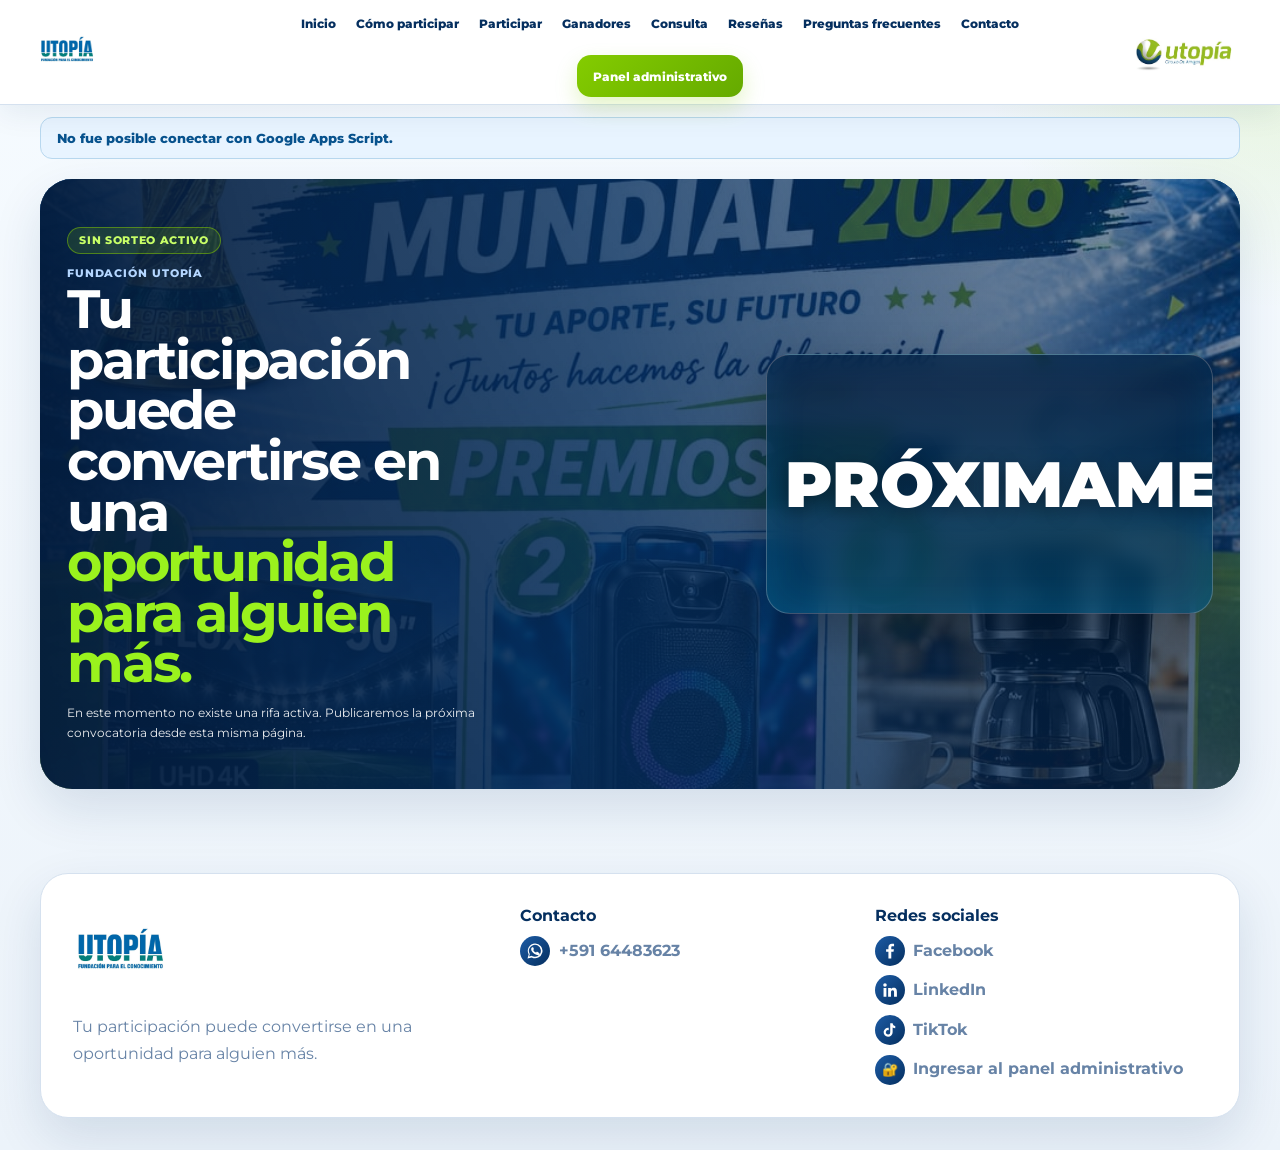
<file: index.html>
<!doctype html>
<html lang="es">
<head>
<meta charset="utf-8"/>
<meta content="width=device-width, initial-scale=1" name="viewport"/>
<meta content="#052f5f" name="theme-color"/>
<meta content="Sorteos solidarios de Fundación Utopía. Participa, gana y transforma vidas." name="description"/>
<!-- El video de fondo está incorporado dentro de este archivo. No requiere subir un MP4 por separado. -->
<title>Sorteos Utopía | Rifa Solidaria Mundial 2026</title>
<link href="https://fonts.googleapis.com" rel="preconnect"/>
<link crossorigin="" href="https://fonts.gstatic.com" rel="preconnect"/>
<link href="https://fonts.googleapis.com/css2?family=Montserrat:wght@400;500;600;700;800;900&amp;display=swap" rel="stylesheet"/>

<link href="estilos.css?v=12.6.4" rel="stylesheet"/></head>
<body>
<header class="header">
<a aria-label="Fundación Utopía" class="brand" href="#inicio">
<img alt="Fundación Utopía" src="assets/logo-utopia.png.jpeg"/>
</a>
<button aria-controls="nav" aria-expanded="false" class="menu-button" id="menuButton" type="button">
<span></span><span></span><span></span><b class="sr-only">Abrir menú</b>
</button>
<nav id="nav">
<a href="#inicio">Inicio</a>
<a href="#como-participar">Cómo participar</a>
<a href="#sorteos">Participar</a>
<a href="#ganadores">Ganadores</a>
<a href="#consulta">Consulta</a>
<a href="#proyectos">Reseñas</a>
<a href="#preguntas">Preguntas frecuentes</a>
<a href="#contacto">Contacto</a>
<a aria-label="Ingresar al panel administrativo" class="admin-nav-link" href="administrador.html">Panel administrativo</a>
</nav>
<div class="header-right-logo">
<img alt="Círculo de Amigos Utopía" src="assets/logo-circulo-amigos-utopia.png"/>
</div>
</header>
<main>
<div class="public-system-notice" id="publicSystemNotice" hidden></div>
<section class="hero" id="inicio">
<video aria-hidden="true" autoplay="" class="hero-bg-video" controlslist="nodownload noplaybackrate nofullscreen" disablepictureinpicture="" id="heroVideo" loop="" muted="" playsinline="" poster="assets/rifa-solidaria-2026.png" preload="metadata" webkit-playsinline=""><source src="assets/video-rifa-mundial-utopia.mp4.mp4" type="video/mp4"/></video>
<div class="hero-copy">
<span class="hero-badge" id="heroStatusBadge">Cargando sorteo</span>
<p class="eyebrow" id="heroOrganization">Fundación Utopía · Círculo de Amigos Utopía</p>
<h1>Tu participación puede convertirse en una <span>oportunidad para alguien más.</span></h1>
<p class="lead" id="heroDescription">Consultando la información del sorteo disponible.</p>
<div class="hero-data">
<article><small>Precio por número</small><strong id="heroPrice">—</strong></article>
<article><small>Números vendidos</small><strong id="heroSold">0</strong></article>
<article><small>Disponibles</small><strong id="heroAvailable">0</strong></article>
</div>
<div class="hero-actions">
<a class="primary-button" href="#como-participar">Cómo participar</a>
<a class="ghost-button" href="#sorteos">Elegir números</a>
</div>
</div>
<div aria-hidden="true" class="world-cup-visual">
<p id="heroRaffleName">CARGANDO…</p>
<div aria-label="Número de ticket animado" class="hero-number-strip" id="heroNumberStrip"></div>
<strong>Tu número puede ser el siguiente ganador</strong>
<div class="hero-countdown top-countdown" aria-label="Conteo regresivo del sorteo">
<div class="hero-countdown-title">
<strong id="countdownDateTime">Consultando fecha…</strong>
</div>
<div class="countdown">
<article><strong id="days">00</strong><small>Días</small></article>
<article><strong id="hours">00</strong><small>Horas</small></article>
<article><strong id="minutes">00</strong><small>Minutos</small></article>
<article><strong id="seconds">00</strong><small>Segundos</small></article>
</div>
</div>
</div>
</section>
<section class="prizes-section" id="premios">
<div class="section-heading">
<div><span class="section-label" id="prizeCountLabel">Oportunidades de ganar</span><h2>Premios de la rifa</h2><p>Presiona cada premio para consultar si ya tiene ganador.</p></div>
</div>
<div class="prize-grid" id="prizeGrid"><article class="empty-card">Cargando premios...</article></div>
</section><section class="how-section" id="como-participar">
<div class="section-heading">
<div>
<span class="section-label">Paso a paso</span>
<h2>Cómo participar</h2>
<p>Primero revisa el proceso. Luego elige tus números, registra tus datos, selecciona el método de pago y envía tu comprobante cuando corresponda.</p>
</div>
</div>
<div class="steps">
<article><span>1</span><h3>Elige tus números</h3><p>Selecciona uno o varios números disponibles o deja que el sistema los elija al azar por ti.</p></article>
<article><span>2</span><h3>Acepta los términos</h3><p>Después de elegir tus números, acepta los términos, condiciones y el tratamiento de datos de esta rifa.</p></article>
<article><span>3</span><h3>Registra tus datos</h3><p>Completa tu nombre, WhatsApp, correo, documento y departamento para generar el pedido.</p></article>
<article><span>4</span><h3>Realiza el pago</h3><p>Selecciona el método de pago. El QR aparecerá únicamente cuando elijas pago mediante QR.</p></article>
</div>
</section>
<section class="raffle-section" id="sorteos">
<div class="section-heading">
<div>
<span class="section-label">Selección de rifa</span>
<h2>Elige tus números</h2>
<p>Los participantes podrán ver un tablero como este: verde disponible, amarillo reservado temporalmente, naranja pago en revisión y rojo vendido.</p>
</div>
<label class="public-raffle-picker" id="publicRaffleSelectWrap" hidden>Seleccionar sorteo
<select id="publicRaffleSelect" aria-label="Seleccionar sorteo"></select>
</label>
<div class="legend">
<span><i class="available"></i>Disponible</span>
<span><i class="reserved"></i>Reservado</span>
<span><i class="review"></i>En revisión</span>
<span><i class="sold"></i>Vendido</span>
<span><i class="blocked"></i>Bloqueado</span>
</div>
</div>
<div class="ticket-toolbar">
<label>Buscar número<input id="boardSearch" inputmode="numeric" placeholder="Ej.: 025"/></label>
<button id="searchBoardTicket" type="button">Buscar</button>
<label>Cantidad aleatoria<input id="randomQuantity" max="100000" min="1" type="number" value="5"/></label>
<button id="randomTickets" type="button">Elegir al azar</button>
<button class="secondary" id="refreshBoard" type="button">Actualizar</button>
</div>
<div aria-live="polite" class="ticket-grid" id="ticketGrid"></div>
<div class="ticket-pagination">
<button id="ticketPrevPage" type="button">← Anterior</button>
<strong id="ticketPageLabel">Página 1</strong>
<button id="ticketNextPage" type="button">Siguiente →</button>
</div>
<div class="selection-dock">
<div>
<small>Números seleccionados</small>
<div class="selected-ticket-chips" id="selectedTicketChips"><span>Ninguno</span></div>
</div>
<div><small>Cantidad</small><strong id="selectedTicketCount">0</strong></div>
<div><small>Total</small><strong id="selectedTotal">0 Bs</strong></div>
<a class="primary-button" href="#participar">Continuar al registro</a>
</div>
</section>
<section class="participation-section" id="participar">
<div class="section-heading light-heading">
<div>
<span class="section-label light">Participa en la rifa</span>
<h2>Registra tu participación</h2>
<p>Completa tus datos y elige uno o varios tickets. Cada ticket quedará pendiente hasta que el equipo confirme el pago.</p>
</div>
</div>
<div class="participation-intro-grid">
<article><strong>1</strong><span>Un ticket participa por los tres premios.</span></article>
<article><strong>2</strong><span>Los tickets aprobados entran al sorteo.</span></article>
<article><strong>3</strong><span>La reserva dura <b id="reservationMinutesText">15 minutos</b>.</span></article>
</div>
<p id="publicParticipationInstructions" style="max-width:900px;margin:0 auto 1.2rem;color:#dbe9f2;line-height:1.6"></p>
<div class="registration-shell">
<div class="registration-summary">
<label class="full-field">Números seleccionados
            <input id="tickets" placeholder="Selecciona números en el tablero" readonly="" required=""/>
</label>
<div class="terms-card">
<label class="terms main-terms">
<input id="terms" type="checkbox"/>
<span id="termsText">Acepto los términos, condiciones y el tratamiento de mis datos para esta rifa.</span>
</label>
<p>Si aceptas, se habilitará el formulario para registrar tu pedido y continuar con el pago.</p>
</div>
</div>
<form class="participation-form" id="participationForm" novalidate="">
<div class="participant-fields" hidden="" id="participantFields">
<div class="form-grid">
<label>Nombre completo<input autocomplete="name" id="fullName"/></label>
<label>Número de WhatsApp<input autocomplete="tel" id="phone" inputmode="tel"/></label>
<label>Correo electrónico<input autocomplete="email" id="email" type="email"/></label>
<label>Número documento de identidad<input id="identityNumber" inputmode="numeric"/></label>
<label>Departamento
                <select id="department">
<option value="">Seleccionar</option>
<option>La Paz</option>
<option>Cochabamba</option>
<option>Santa Cruz</option>
<option>Oruro</option>
<option>Potosí</option>
<option>Chuquisaca</option>
<option>Tarija</option>
<option>Beni</option>
<option>Pando</option>
</select>
</label>
<label>Método de pago
                <select id="paymentMethod">
<option value="">Seleccionar</option>
<option value="QR">QR</option>
</select>
</label>
</div>
<div class="payment-summary" hidden="" id="paymentSummary">
<h3>Resumen de pago</h3>
<div><span>Cantidad de números</span><strong id="summaryCount">0</strong></div>
<div><span>Precio por número</span><strong id="summaryUnit">0 Bs</strong></div>
<div class="total"><span>Total a pagar</span><strong id="summaryTotal">0 Bs</strong></div>
</div>
<div class="payment-details-panel" hidden id="paymentDetailsPanel">
<div class="payment-details-head">
<span class="section-label">Método seleccionado</span>
<h3 id="paymentMethodTitle">Método de pago</h3>
<p id="paymentInstructions">Selecciona un método para ver sus instrucciones.</p>
<p>La reserva vence en <strong id="reservationCountdown">--:--</strong>.</p>
<p hidden id="reservationMessage"></p>
</div>
<div class="payment-method-panel" hidden id="qrMethodPanel">
<img alt="QR de pago" id="paymentQrImage" src="assets/qr-pago.png"/>
<p>Escanea el QR y adjunta el comprobante.</p>
</div>
<div class="payment-method-panel bank-method-panel" hidden id="bankMethodPanel">
<div><span>Banco</span><strong id="bankName">—</strong></div>
<div><span>Titular</span><strong id="bankHolder">—</strong></div>
<div><span>Número de cuenta</span><strong id="bankAccount">—</strong></div>
<div><span>Tipo de cuenta</span><strong id="bankAccountType">—</strong></div>
<div><span>Documento</span><strong id="bankIdentity">—</strong></div>
<div><span>Moneda</span><strong id="bankCurrency">—</strong></div>
</div>
<div class="payment-method-panel" hidden id="cashMethodPanel"><p>Realiza el pago siguiendo las instrucciones indicadas arriba.</p></div>
<div class="payment-method-panel" hidden id="genericMethodPanel"><p>Sigue las instrucciones indicadas para este método.</p></div>
<label class="proof-field" hidden id="proofField">Comprobante de pago
<input accept="image/jpeg,image/png,image/webp,application/pdf" id="paymentProof" type="file"/>
<small id="proofFileName">Adjunta imagen o PDF del pago. Máximo 5 MB.</small>
</label>
</div>
</div>
<div class="submission-status" hidden id="submissionStatus" role="status" aria-live="polite"></div>
<button class="submit-button" id="submitButton" type="submit">Registrar participación y enviar comprobante</button>
<div class="form-result" id="formResult" role="status"></div>
<div class="confirmation-actions" hidden="" id="confirmationActions">
<button class="secondary" id="checkMyTickets" type="button">Revisar estado de mis tickets</button>
</div>
</form>
</div>
</section>

<section class="winners-section" id="ganadores">
<div class="section-heading"><div><span class="section-label">Resultados publicados</span><h2>Ganadores</h2><p>Los resultados oficiales aparecerán aquí cuando sean publicados.</p></div></div>
<div class="winners-grid" id="winnersGrid"><article class="empty-card"><span>🏆</span><h3>¡El próximo ganador puedes ser tú!</h3><p>Participa y mantente atento a los resultados.</p></article></div>
</section>
<section class="lookup-section" id="consulta">
<div><span class="section-label light">Consulta</span><h2>Revisa todos tus números</h2><p>Ingresa el mismo número de WhatsApp utilizado durante el registro.</p></div>
<form id="phoneLookupForm"><label>Número de WhatsApp<input autocomplete="tel" id="lookupPhone" inputmode="tel" required=""/></label><button type="submit">Consultar</button></form>
<div class="lookup-result" hidden="" id="phoneLookupResult"></div>
</section>
<section class="impact-section" id="proyectos"><div class="section-heading light-heading"><div><span class="section-label light">Historias e impacto</span><h2>Reseñas e imágenes</h2><p>Conoce las actividades e historias vinculadas a este sorteo.</p></div></div><div class="impact-gallery" id="impactGallery"></div></section>
<section class="transparency-section" id="transparencia">
<div class="section-heading"><div><span class="section-label">Transparencia institucional</span><h2>Tu confianza forma parte del sorteo</h2></div></div>
<div class="transparency-grid">
<article><span>✓</span><h3>Números únicos</h3><p>El sistema evita números duplicados y registra cada movimiento.</p></article>
<article><span>✓</span><h3>Pagos validados</h3><p>Un número solo queda vendido después de la aprobación.</p></article>
<article><span>✓</span><h3>Resultado bloqueado</h3><p>El ganador queda registrado con fecha, hora y responsable.</p></article>
<article><span>✓</span><h3>Datos protegidos</h3><p>La información sensible se muestra parcialmente oculta.</p></article>
</div>
</section>
<section class="faq-section" id="preguntas">
<div class="section-heading"><div><span class="section-label">Preguntas frecuentes</span><h2>Información importante</h2></div></div>
<div id="faqList"></div>
</section>
</main>
<footer id="contacto">
<div class="footer-brand">
<img alt="Fundación Utopía" src="assets/logo-utopia.png.jpeg"/>
<p>Tu participación puede convertirse en una oportunidad para alguien más.</p>
</div>
<div>
<strong>Contacto</strong>
<div class="footer-links">
<a class="footer-link" href="https://wa.me/59164483623" id="contactWhatsapp" rel="noopener noreferrer" target="_blank">
<span class="footer-link-icon" aria-hidden="true"><svg viewBox="0 0 24 24" role="img"><path fill="currentColor" d="M12 2a9.7 9.7 0 0 0-8.4 14.5L2 22l5.7-1.5A9.8 9.8 0 1 0 12 2Zm0 17.7a8 8 0 0 1-4.1-1.1l-.3-.2-3.4.9.9-3.3-.2-.3A8 8 0 1 1 12 19.7Zm4.4-6c-.2-.1-1.4-.7-1.6-.8-.2-.1-.4-.1-.5.1-.2.2-.6.8-.7.9-.1.2-.3.2-.5.1-1.4-.7-2.4-1.3-3.3-3-.2-.3 0-.4.1-.6l.4-.5c.1-.2.1-.3.2-.5 0-.1 0-.3-.1-.4l-.7-1.7c-.2-.5-.4-.4-.6-.4h-.5c-.2 0-.5.1-.7.3-.3.3-1 1-1 2.4s1 2.8 1.2 3c.1.2 2 3.1 4.9 4.2.7.3 1.2.5 1.7.6.7.2 1.3.2 1.8.1.6-.1 1.4-.6 1.6-1.1.2-.6.2-1 .1-1.1-.1-.2-.3-.2-.6-.4Z"/></svg></span>
<span id="contactWhatsappText">+591 64483623</span>
</a>
</div>
</div>
<div>
<strong>Redes sociales</strong>
<div class="footer-links">
<a class="footer-link" href="https://www.facebook.com/Fundautopia" id="contactFacebook" rel="noopener noreferrer" target="_blank">
<span class="footer-link-icon" aria-hidden="true"><svg viewBox="0 0 24 24" role="img"><path fill="currentColor" d="M13.7 22v-9h3l.5-3.5h-3.5V7.3c0-1 .3-1.7 1.8-1.7h1.9V2.5c-.3 0-1.5-.1-2.8-.1-2.8 0-4.7 1.7-4.7 4.8v2.3H6.8V13h3.1v9h3.8Z"/></svg></span><span>Facebook</span>
</a>
<a class="footer-link" href="https://www.linkedin.com/in/fundaci%C3%B3n-utop%C3%ADa-org/" id="contactLinkedIn" rel="noopener noreferrer" target="_blank">
<span class="footer-link-icon" aria-hidden="true"><svg viewBox="0 0 24 24" role="img"><path fill="currentColor" d="M5.3 7.8A2.3 2.3 0 1 0 5.3 3a2.3 2.3 0 0 0 0 4.7ZM3.4 21h3.8V9.2H3.4V21Zm6.1 0h3.8v-5.8c0-1.5.3-3 2.2-3 1.9 0 1.9 1.8 1.9 3.1V21h3.8v-6.4c0-3.1-.7-5.6-4.4-5.6-1.8 0-3 .9-3.5 1.8h-.1V9.2H9.5V21Z"/></svg></span><span>LinkedIn</span>
</a>
<a class="footer-link" href="https://www.tiktok.com/@utopia.fundacion" id="contactTikTok" rel="noopener noreferrer" target="_blank">
<span class="footer-link-icon" aria-hidden="true"><svg viewBox="0 0 24 24" role="img"><path fill="currentColor" d="M15.5 3c.3 2.1 1.5 3.4 3.5 3.6v3.1a8.3 8.3 0 0 1-3.5-1v6.2a6 6 0 1 1-5.2-5.9v3.2a2.9 2.9 0 1 0 2 2.7V3h3.2Z"/></svg></span><span>TikTok</span>
</a>
<a class="footer-link" href="administrador.html">
<span class="footer-link-icon">🔐</span><span>Ingresar al panel administrativo</span>
</a>
</div>
</div>
</footer>
<dialog class="winner-modal" id="winnerModal">
<div>
<button class="modal-close" id="closeWinnerModal" type="button">×</button>
<span class="winner-icon">🏆</span><p id="modalPrizeOrder">Resultado del premio</p><h2 id="modalPrizeName">Premio</h2>
<div id="winnerLoading">Consultando resultado...</div>
<div hidden="" id="winnerData"><div class="winning-ticket"><small>Número ganador</small><strong id="modalTicket">0000</strong></div><dl><div><dt>Ganador</dt><dd id="modalWinnerName">—</dd></div><div><dt>Ciudad</dt><dd id="modalCity">—</dd></div><div><dt>Código</dt><dd id="modalCode">—</dd></div><div><dt>Fecha y hora</dt><dd id="modalDate">—</dd></div></dl></div>
<div class="no-winner" hidden="" id="noWinner"><strong>¡El próximo ganador puedes ser tú!</strong><p>Participa y mantente atento a los resultados oficiales.</p></div>
</div>
</dialog>



<script src="config.js?v=12.5.8"></script>
<script src="app.js?v=12.6.4" defer></script></body>
</html>
</file>
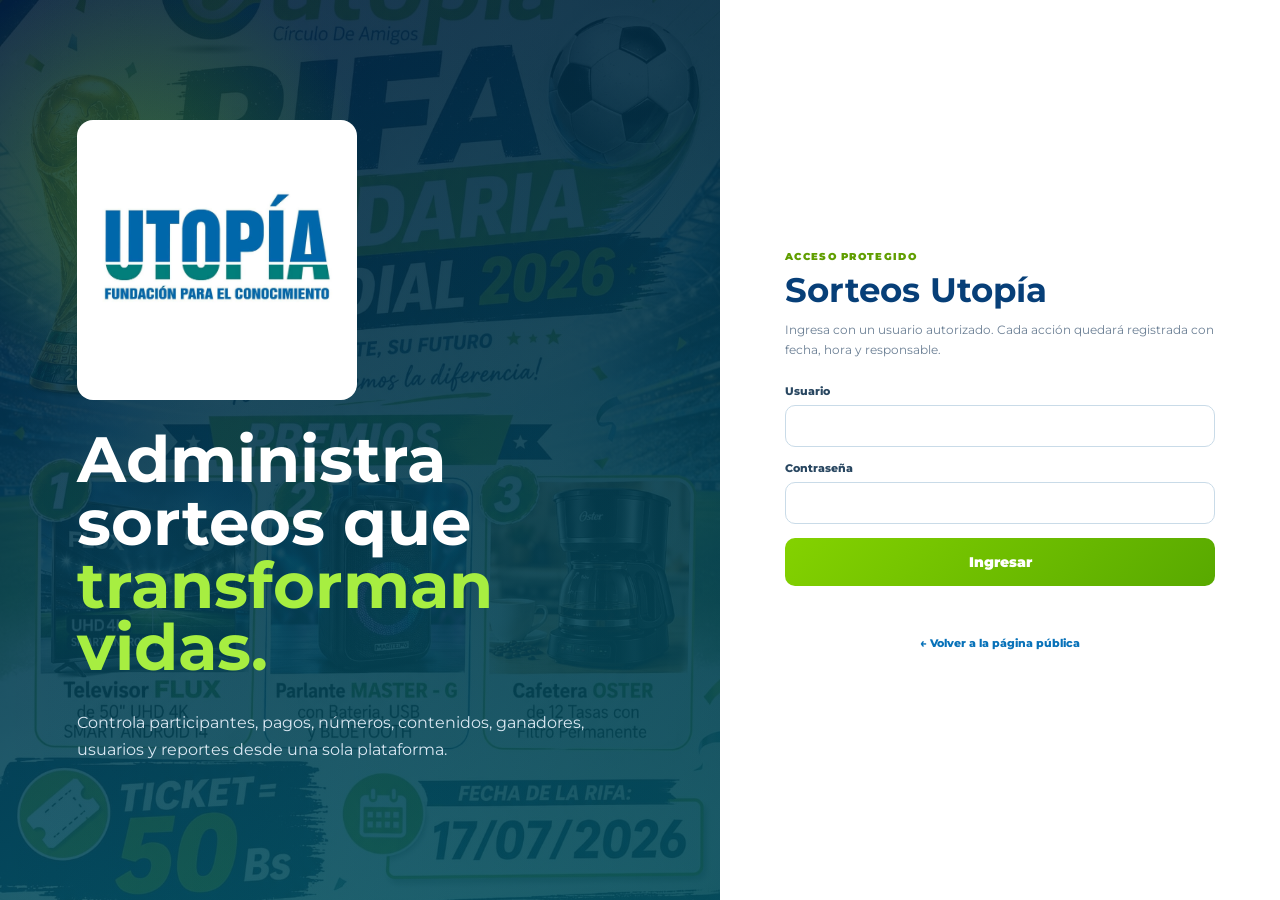
<file: administrador.html>
<!doctype html>
<html lang="es">
<head>
<meta charset="utf-8"/>
<meta http-equiv="Cache-Control" content="no-cache, no-store, must-revalidate"/>
<meta http-equiv="Pragma" content="no-cache"/>
<meta http-equiv="Expires" content="0"/>
<meta content="width=device-width, initial-scale=1" name="viewport"/>
<meta content="#052f5f" name="theme-color"/>
<meta content="Panel administrativo de Sorteos Utopía" name="description"/>
<title>Panel administrativo | Sorteos Utopía</title>
<link href="https://fonts.googleapis.com" rel="preconnect"/>
<link crossorigin="" href="https://fonts.gstatic.com" rel="preconnect"/>
<link href="https://fonts.googleapis.com/css2?family=Montserrat:wght@400;500;600;700;800;900&amp;display=swap" rel="stylesheet"/>

<link href="administrador.css?v=12.6.2" rel="stylesheet"/></head>
<body>
<div class="toast" id="toast" role="status"></div>
<section class="login-screen" id="loginScreen">
<div class="login-visual">
<img alt="Fundación Utopía" src="assets/logo-utopia.png.jpeg"/>
<h2>Administra sorteos que <span>transforman vidas.</span></h2>
<p>Controla participantes, pagos, números, contenidos, ganadores, usuarios y reportes desde una sola plataforma.</p>
</div>
<div class="login-panel">
<form class="login-card" id="loginForm">
<span>Acceso protegido</span>
<h1>Sorteos Utopía</h1>
<p>Ingresa con un usuario autorizado. Cada acción quedará registrada con fecha, hora y responsable.</p>
<label>Usuario<input autocomplete="username" id="loginUser" required=""/></label>
<label>Contraseña<input autocomplete="current-password" id="loginPassword" required="" type="password"/></label>
<button id="loginButton" type="submit">Ingresar</button>
<p class="login-message" id="loginMessage"></p>
<a href="index.html">← Volver a la página pública</a>
</form>
</div>
</section>
<div class="admin-shell" hidden="" id="adminShell">
<aside class="sidebar">
<div class="sidebar-brand">
<img alt="Fundación Utopía" src="assets/logo-utopia.png.jpeg"/>
<div><small>Administración</small><strong>Sorteos Utopía</strong></div>
</div>
<nav id="adminNav">
<button class="active" data-view="dashboard"><span class="nav-icon">▦</span>Resumen</button>
<button data-view="raffles"><span class="nav-icon">🎟</span>Sorteos</button>
<button data-view="content"><span class="nav-icon">✎</span>Contenido público</button>
<button data-view="orders"><span class="nav-icon">🧾</span>Pedidos</button>
<button data-view="participants"><span class="nav-icon">👥</span>Participantes</button>
<button data-view="payments"><span class="nav-icon">💳</span>Pagos</button>
<button data-view="numbers"><span class="nav-icon">#</span>Números</button>
<button data-view="liveDraw"><span class="nav-icon">🎰</span>Sorteos en vivo</button>
<button data-view="winners"><span class="nav-icon">🏆</span>Ganadores</button>
<button data-view="reports"><span class="nav-icon">▥</span>Reportes</button>
<button data-view="users"><span class="nav-icon">🔐</span>Usuarios</button>
<button data-view="settings"><span class="nav-icon">⚙</span>Configuración</button>
</nav>
<div class="sidebar-user">
<strong id="sessionName">Usuario</strong>
<span id="sessionRole">ROL</span>
<button id="logoutButton" type="button">Cerrar sesión</button>
</div>
</aside>
<main class="admin-main">
<header class="admin-header">
<div><small id="currentViewLabel">Resumen</small><h1 id="currentViewTitle">Panel general</h1></div>
<div class="header-actions">
<a href="index.html" id="publicPageLink" rel="noopener" target="_blank">Ver página pública</a>
<select aria-label="Sorteo activo" id="adminRaffleSelect"></select>
</div>
</header>
<section class="admin-view active" id="view-dashboard">
<div class="metric-grid">
<article class="metric-card"><small>Total recaudado</small><strong id="dashRevenue">0 Bs</strong><em>Pagos aprobados</em></article>
<article class="metric-card"><small>Números vendidos</small><strong id="dashSold">0</strong><em id="dashPercentMini">0% del total</em></article>
<article class="metric-card"><small>Disponibles</small><strong id="dashAvailable">0</strong><em>Listos para reservar</em></article>
<article class="metric-card"><small>Reservados</small><strong id="dashReserved">0</strong><em>Reservas temporales</em></article>
<article class="metric-card"><small>En revisión</small><strong id="dashReview">0</strong><em>Comprobantes recibidos</em></article>
<article class="metric-card"><small>Pagos pendientes</small><strong id="dashPending">0</strong><em>Requieren seguimiento</em></article>
<article class="metric-card"><small>Pagos aprobados</small><strong id="dashApproved">0</strong><em>Participaciones confirmadas</em></article>
<article class="metric-card"><small>Participantes</small><strong id="dashParticipants">0</strong><em>Registros únicos</em></article>
</div>
<div class="dashboard-grid">
<article class="panel"><div class="panel-heading"><div><small>Avance</small><h2>Estado del sorteo</h2></div></div><div class="large-progress"><span id="dashProgressBar"></span></div><strong class="progress-text" id="dashProgressText">0%</strong><div class="status-list" id="dashStatusList"></div></article>
<article class="panel"><div class="panel-heading"><div><small>Distribución</small><h2>Participantes por departamento</h2></div></div><div class="bar-list" id="cityStats"></div></article>
<article class="panel"><div class="panel-heading"><div><small>Pagos</small><h2>Métodos utilizados</h2></div></div><div class="bar-list" id="paymentMethodStats"></div></article>
<article class="panel"><div class="panel-heading"><div><small>Actividad</small><h2>Últimos movimientos</h2></div></div><div class="audit-list" id="auditPreview"></div></article>
</div>
</section>
<section class="admin-view" id="view-raffles">
<div class="two-column">
<article class="panel">
<div class="panel-heading"><div><small>Configuración</small><h2>Datos del sorteo</h2></div><div class="panel-heading-actions"><button class="btn gray" id="newRaffleButton" type="button">Nuevo</button><button class="btn gray" id="duplicateRaffle" type="button">Duplicar</button><button class="btn red" id="deleteRaffle" type="button">Eliminar</button></div></div>
<form class="admin-form" id="raffleForm">
<input id="raffleId" type="hidden"/>
<label>Nombre del sorteo<input id="raffleName" required=""/></label>
<label>Fecha y hora<input id="raffleDate" required="" type="datetime-local"/></label>
<label>Precio por número<input id="rafflePrice" min="0" required="" step="0.01" type="number"/></label>
<label>Moneda<input id="raffleCurrency" required="" value="Bs"/></label>
<label>Total de números<input id="raffleTotal" min="1" required="" type="number"/></label>
<label>Tiempo de reserva (minutos)<input id="raffleReservationMinutes" max="1440" min="1" required="" type="number" value="15"/></label>
<label>Estado<select id="raffleStatus"><option>ACTIVO</option><option>PAUSADO</option><option>FINALIZADO</option></select></label>
<label>Vista de cuadros<div class="code-preview" id="digitPreview"></div><small class="help">La cantidad de cuadros se calcula con el total de números. Para 1000 se muestran 4 cuadros.</small></label>
<label class="full">Descripción<textarea id="raffleDescription" rows="3"></textarea></label>
<label class="full">URL de imagen o portada<input id="raffleImageUrl"/></label>
<label>Subir portada<input accept="image/jpeg,image/png,image/webp" id="raffleImageFile" type="file"/></label>
<label>Publicación<select id="rafflePublished"><option value="true">Visible públicamente</option><option value="false">Oculto</option></select></label>
<fieldset class="background-uploader full">
<legend>Fondo principal de la página pública</legend>
<label>Imagen o video<input accept="image/jpeg,image/png,image/webp,video/mp4,video/webm" id="raffleBackgroundFile" type="file"/></label>
<input id="raffleBackgroundUrl" type="hidden"/>
<input id="raffleBackgroundType" type="hidden" value="VIDEO"/>
<div class="button-row">
<button class="btn gray" id="rafflePrepareBackground" type="button">Subir y preparar fondo</button>
<button class="btn green" disabled id="raffleApplyBackground" type="button">Aplicar fondo</button>
</div>
<div class="background-preview" id="raffleBackgroundPreview"><span>Fondo actual del sorteo</span></div>
<p class="help" id="raffleBackgroundMessage">Selecciona una imagen o video. Cuando termine de subir, se habilitará “Aplicar fondo”.</p>
</fieldset>
<input id="contactWhatsApp" type="hidden"/>
<input id="facebookUrl" type="hidden"/>
<input id="linkedinUrl" type="hidden"/>
<input id="tiktokUrl" type="hidden"/>
<div class="button-row full"><button class="btn green" type="submit">Guardar configuración</button><button class="btn dark" id="setActiveRaffle" type="button">Marcar como principal público</button></div>
<p class="form-message full" id="raffleMessage"></p>
</form>
</article>
<article class="panel"><div class="panel-heading"><div><small>Premios</small><h2>Premios e imágenes</h2></div><button class="btn" id="newPrizeButton" type="button">Añadir premio</button></div><div class="prize-list" id="adminPrizeList"></div></article>
</div>
</section>
<section class="admin-view" id="view-content">
<article class="panel" style="margin-bottom:17px">
<div class="panel-heading"><div><small>Datos visibles en la web</small><h2>Configuración pública</h2></div></div>
<form class="system-config" id="systemConfigForm">
<label class="editable-label">Organización<input id="cfgOrganization"/></label>
<label class="editable-label">Actualización pública (segundos)<input id="cfgRefresh" min="5" type="number"/></label>
<label class="editable-label">Minutos de reserva<input id="cfgReservation" min="1" type="number"/></label>
<label class="editable-label">WhatsApp administrativo<input id="cfgAdminWhatsapp"/></label>
<label class="editable-label">WhatsApp público<input id="cfgWhatsapp"/></label>
<label class="editable-label">Facebook<input id="cfgFacebook" type="url"/></label>
<label class="editable-label">LinkedIn<input id="cfgLinkedin" type="url"/></label>
<label class="editable-label">TikTok<input id="cfgTiktok" type="url"/></label>
<label class="full editable-label">Términos de participación<textarea id="cfgTerms" rows="4"></textarea></label>
<fieldset class="payment-config full">
<legend>Métodos de pago visibles en la página pública</legend>
<div class="payment-config-card">
<label class="toggle-label"><input id="cfgQrEnabled" type="checkbox"/> Habilitar QR</label>
<label>Nombre visible<input id="cfgQrLabel" value="QR"/></label>
<label class="full">Subir imagen QR<input accept="image/jpeg,image/png,image/webp" id="cfgQrFile" type="file"/></label>
<input id="cfgQrUrl" type="hidden"/>
<label class="full">Instrucciones<textarea id="cfgQrInstructions" rows="3"></textarea></label>
</div>
<div class="payment-config-card">
<label class="toggle-label"><input id="cfgBankEnabled" type="checkbox"/> Habilitar transferencia bancaria</label>
<label>Nombre visible<input id="cfgBankLabel" value="Transferencia bancaria"/></label>
<label>Banco<input id="cfgBankName"/></label>
<label>Titular<input id="cfgBankHolder"/></label>
<label>Número de cuenta<input id="cfgBankAccount"/></label>
<label>Tipo de cuenta<input id="cfgBankAccountType"/></label>
<label>Documento / NIT / CI<input id="cfgBankIdentity"/></label>
<label>Moneda<input id="cfgBankCurrency" value="Bs"/></label>
<label class="full">Instrucciones<textarea id="cfgBankInstructions" rows="3"></textarea></label>
</div>
<div class="payment-config-card">
<label class="toggle-label"><input id="cfgCashEnabled" type="checkbox"/> Habilitar efectivo</label>
<label>Nombre visible<input id="cfgCashLabel" value="Efectivo"/></label>
<label class="full">Instrucciones<textarea id="cfgCashInstructions" rows="3"></textarea></label>
</div>
</fieldset>
<label class="editable-label">Ganador repetido<select id="cfgRepeat"><option value="NO">No permitir</option><option value="SI">Permitir</option></select></label>
<label class="editable-label">Mostrar datos completos<select id="cfgFullData"><option value="NO">No</option><option value="SI">Sí</option></select></label>
<input id="cfgLiveBackgroundUrl" type="hidden"/><input id="cfgLiveBackgroundType" type="hidden" value="IMAGEN"/>
<div class="button-row full"><button class="btn green" type="submit">Guardar configuración pública</button></div>
</form>
</article>
<div class="two-column">
<article class="panel">
<div class="panel-heading"><div><small>Contenido visible en la página</small><h2>Reseñas e imágenes</h2></div><button class="btn" id="newImpactButton" type="button">Añadir reseña</button></div>
<div class="content-grid" id="impactList"></div>
</article>
<article class="panel">
<div class="panel-heading"><div><small>Ayuda al participante</small><h2>Preguntas frecuentes</h2></div><button class="btn" id="newFaqButton" type="button">Añadir pregunta</button></div>
<div class="result-list" id="faqAdminList"></div>
</article>
</div>
</section>
<section class="admin-view" id="view-orders">
<article class="panel">
<div class="panel-heading">
<div><small>Orden de llegada</small><h2>Comprobantes en revisión</h2><p class="help">Aquí aparecen únicamente los pedidos que enviaron un comprobante y todavía esperan la decisión del operador.</p></div>
<div class="panel-heading-actions"><button class="btn gray" id="refreshOrders" type="button">Actualizar</button></div>
</div>
<div class="filters orders-review-filters">
<input id="orderSearch" placeholder="Buscar nombre, WhatsApp, correo, código o número"/>
<div class="orders-review-only"><span></span> Solo en revisión</div>
<button class="btn" id="searchOrders" type="button">Buscar</button>
</div>
<div class="order-cards" id="orderCards"></div>
</article>
</section>
<section class="admin-view" id="view-participants">
<article class="panel">
<div class="panel-heading"><div><small>Base de datos</small><h2>Participantes</h2></div><div class="panel-heading-actions"><button class="btn gray" id="exportParticipants" type="button">Descargar CSV</button></div></div>
<div class="filters"><input id="participantSearch" placeholder="Buscar por nombre, WhatsApp, correo o número"/><select id="participantStatusFilter"><option value="">Todos los estados</option><option>PENDIENTE</option><option>COMPROBANTE_RECIBIDO</option><option>EN_REVISION</option><option>APROBADO</option><option>RECHAZADO</option><option>VENCIDO</option></select><button class="btn" id="searchParticipants" type="button">Buscar</button></div>
<div class="table-wrap"><table><thead><tr><th>Código</th><th>Participante</th><th>Números</th><th>Contacto</th><th>Estado</th><th>Fecha</th><th>Acciones</th></tr></thead><tbody id="participantsTable"></tbody></table></div>
</article>
</section>
<section class="admin-view" id="view-payments">
<article class="panel">
<div class="panel-heading"><div><small>Historial de respaldo</small><h2>Pagos y comprobantes</h2><p class="help">Vista de consulta. Las decisiones se realizan únicamente desde Pedidos.</p></div><div class="panel-heading-actions"><button class="btn gray" id="refreshPayments" type="button">Actualizar</button></div></div>
<div class="filters"><input id="paymentSearch" placeholder="Buscar código, nombre, WhatsApp o número"/><select id="paymentStatusFilter"><option value="">Todos</option><option>COMPROBANTE_RECIBIDO</option><option>EN_REVISION</option><option>APROBADO</option><option>RECHAZADO</option><option>VENCIDO</option></select><button class="btn" id="searchPayments" type="button">Buscar</button></div>
<div class="payment-cards" id="paymentCards"></div>
</article>
</section>
<section class="admin-view" id="view-numbers">
<article class="panel">
<div class="panel-heading"><div><small>Control</small><h2>Gestión de números</h2></div><div class="panel-heading-actions"><button class="btn gray" id="adminRefreshNumbers" type="button">Actualizar</button></div></div>
<div class="ticket-share-panel">
<div class="ticket-share-intro">
<small>ENLACE PÚBLICO INDEPENDIENTE</small>
<h3>Tablero de tickets y estados</h3>
<p>Configura este enlace para el sorteo seleccionado. Puedes abrirlo, cerrarlo temporalmente y colocar una imagen o video de fondo.</p>
<div class="ticket-board-status-line"><span id="ticketBoardStatusDot"></span><strong id="ticketBoardStatusText">Cargando configuración…</strong></div>
</div>
<div class="ticket-board-admin">
<div class="ticket-board-settings-grid">
<label>Estado del enlace
<select id="ticketBoardEnabled">
<option value="SI">Abierto: mostrar tickets</option>
<option value="NO">Cerrado: ocultar tickets</option>
</select>
</label>
<label>Fondo del tablero
<input accept="image/jpeg,image/png,image/webp,video/mp4,video/webm" id="ticketBoardBackgroundFile" type="file"/>
</label>
</div>
<input id="ticketBoardBackgroundUrl" type="hidden"/>
<input id="ticketBoardBackgroundType" type="hidden" value="IMAGEN"/>
<div class="ticket-board-config-actions">
<button class="btn gray" id="prepareTicketBoardBackground" type="button">Preparar fondo</button>
<button class="btn green" id="saveTicketBoardConfig" type="button">Guardar configuración</button>
<button class="btn red" id="removeTicketBoardBackground" type="button">Quitar fondo</button>
</div>
<div class="media-preview ticket-board-preview" id="ticketBoardBackgroundPreview"><span>Sin fondo personalizado.</span></div>
<p class="help" id="ticketBoardConfigMessage">La configuración pertenece únicamente al sorteo seleccionado.</p>
<div class="ticket-share-actions">
<input id="publicTicketBoardLink" readonly aria-label="Enlace público del tablero de tickets"/>
<button class="btn" id="copyPublicTicketBoardLink" type="button">Copiar enlace</button>
<a class="btn gray" id="openPublicTicketBoard" target="_blank" rel="noopener">Abrir tablero</a>
</div>
</div>
</div>
<div class="toolbar"><input id="adminNumberSearch" inputmode="numeric" placeholder="Buscar número"/><select id="numberStatusFilter"><option value="">Todos los estados</option><option value="DISPONIBLE">Disponibles</option><option value="RESERVADO">Reservados</option><option value="EN_REVISION">En revisión</option><option value="VENDIDO">Vendidos</option><option value="BLOQUEADO">Bloqueados</option></select><button class="btn" id="adminSearchNumber" type="button">Buscar</button></div>
<div class="legend"><span><i class="available"></i>Disponible</span><span><i class="reserved"></i>Reservado</span><span><i class="review"></i>En revisión</span><span><i class="sold"></i>Vendido</span><span><i class="blocked"></i>Bloqueado</span></div>
<div class="number-grid" id="adminNumberGrid"></div>
<div class="pagination"><button class="btn gray" id="adminNumberPrev" type="button">← Anterior</button><strong id="adminNumberPageLabel">Página 1</strong><button class="btn gray" id="adminNumberNext" type="button">Siguiente →</button></div>
<div class="bulk-panel"><h3>Acción masiva</h3><div class="system-config"><label class="full">Números separados por comas<textarea id="bulkNumbers" placeholder="001, 005, 100" rows="3"></textarea></label><label class="full">Observación<input id="bulkNotes"/></label><div class="button-row full"><button class="btn yellow" id="bulkBlock" type="button">Bloquear</button><button class="btn red" id="bulkRelease" type="button">Liberar</button><button class="btn gray" id="releaseExpired" type="button">Liberar reservas vencidas</button></div></div></div>
</article>
</section>
<section class="admin-view" id="view-liveDraw">
<article class="panel live-setup-panel">
<div class="panel-heading"><div><small>Proceso por etapas</small><h2>SORTEOS EN VIVO</h2></div><span class="badge blue">DINÁMICO</span></div>
<div class="live-preparation-grid">
<label class="form-label">1. Seleccionar sorteo<select class="select" id="liveRaffleSelect"></select></label>
<button class="btn gray" id="liveSyncTickets" type="button">2. Migrar tickets válidos</button>
<button class="btn gray" disabled id="liveDownloadMigrated" type="button">Descargar lista migrada</button>
<label class="form-label">3. Fondo del sorteo<input accept="image/jpeg,image/png,image/webp,video/mp4,video/webm" id="liveBackgroundFile" type="file"/></label>
<button class="btn gray" id="livePrepareBackground" type="button">Preparar fondo</button>
<button class="btn" disabled id="liveApplyBackground" type="button">Aplicar fondo</button>
<label class="form-label live-winner-at-config">4. Ganador al número<input id="liveWinnerAt" min="1" type="number" value="1"/></label>
<button class="btn live-start-top" disabled id="liveStartDraw" type="button">Iniciar dinámica</button>
<button class="btn live-fullscreen" id="liveFullscreen" type="button">5. Ampliar pantalla</button>
<div class="live-background-ready" id="liveBackgroundReady" hidden>
<span id="liveBackgroundReadyText">Fondo listo para aplicar</span>
</div>
</div>
<div class="live-stats" id="liveStats"></div>
<p class="form-message" id="liveMigrationMessage">Primero migra los tickets aprobados y válidos.</p>
</article>
<article class="live-stage" id="liveStage" style="margin-top:17px">
<video class="live-stage-video" id="liveStageVideo" autoplay muted loop playsinline hidden></video>
<div class="live-stage-overlay"></div>
<div class="live-stage-corner-brand" id="liveStageBrand">
<img alt="Organización" class="live-stage-corner-logo" id="liveStageOrgLogo" src="assets/logo-utopia.png.jpeg"/>
</div>
<div class="live-stage-head">
<small class="live-stage-welcome">BIENVENIDOS</small>
<h2 id="liveRaffleTitle">Sorteo Utopía</h2>
<strong hidden id="liveStageOrgName">Fundación Utopía</strong>
</div>
<div class="live-stage-layout live-stage-layout-mockup">
<aside class="live-stage-left">
<div class="live-prize-panel">
<div class="live-block-title">Premio a sortear</div>
<div class="live-stage-controls" id="liveStageControls">
<label><select id="livePrizeSelect"><option value="">Migra los tickets primero</option></select></label>
</div>
<div class="live-prize-preview" id="livePrizePreview">
<img alt="Fotografía del premio" class="live-prize-preview-image" id="livePrizePreviewImage" src="assets/rifa-solidaria-2026.png"/>
<div class="live-prize-preview-name" id="livePrizePreviewName">Fotografía del premio</div>
</div>
</div>
<div class="live-burned-wrap live-burned-side" id="liveBurnedPanel"><strong>Números quemados o al agua</strong><div class="live-burned-list" id="liveBurnedList"><span>Ninguno</span></div></div>
</aside>
<div class="live-stage-main live-stage-main-mockup">
<div class="live-tombola" id="liveTombola"><div class="live-tombola-ring"></div><div class="live-reels" id="liveReels"></div></div>
<div class="live-stage-actions">
<button class="live-stop" disabled id="liveRevealDigit" type="button">DETENER</button>
<button class="live-cancel" disabled hidden id="liveCancelDraw" type="button">Cancelar sesión</button>
</div>
<div class="live-winner-placeholder" hidden id="liveWinnerPlaceholder"></div>
<div class="live-winner live-winner-inline live-winner-summary" hidden id="liveWinnerCard">
<span class="winner-label">GANADOR</span>
<span class="winner-number" id="liveWinnerTicket">000</span>
</div>
<div class="live-progress" id="liveProgress"></div>
<div class="live-control-code" id="liveControlCode"></div>
</div>
<aside class="live-winner-sidebar" id="liveWinnerSidebar">
<div class="live-winner-sidebar-heading">
<small>RESULTADOS EN VIVO</small>
<h3>GANADORES</h3>
</div>
<div class="live-stage-winners-list" id="liveStageWinnersList">
<div class="live-stage-winners-empty">Los ganadores aparecerán aquí.</div>
</div>
<button class="live-next live-sidebar-next" hidden id="liveSidebarNextPrize" type="button" aria-hidden="true">Siguiente premio</button>
</aside>
</div>
</article>
<article class="panel" style="margin-top:17px">
<div class="panel-heading"><div><small>Resultados acumulados</small><h2>Ganadores de todos los premios</h2></div><button class="btn gray" id="liveRefreshWinners" type="button">Actualizar</button></div>
<div class="live-winners-grid" id="liveWinnersList"></div>
</article>
</section>
<section class="admin-view" id="view-winners">
<article class="panel">
<div class="panel-heading">
<div><small>Historial oficial</small><h2>Ganadores de sorteos</h2></div>
<button class="btn gray" id="refreshWinnerHistory" type="button">Actualizar</button>
</div>
<div class="result-list" id="resultsList"></div>
</article>
</section>
<section class="admin-view" id="view-reports">
<article class="panel">
<div class="panel-heading"><div><small>Estadísticas</small><h2>Reportes del sorteo</h2></div><div class="panel-heading-actions"><button class="btn gray" id="reportCsv" type="button">CSV</button><button class="btn gray" id="reportExcel" type="button">Excel</button><button class="btn gray" id="reportPrint" type="button">PDF / Imprimir</button></div></div>
<div class="report-raffle-config" id="reportRaffleConfig"></div>
<div class="report-content" id="reportContent"></div>
<div class="report-breakdowns"><div><h3>Estados de números</h3><div class="status-list" id="reportNumberStatuses"></div></div><div><h3>Estados de pagos</h3><div class="status-list" id="reportPaymentStatuses"></div></div><div><h3>Departamentos</h3><div class="status-list" id="reportDepartments"></div></div><div><h3>Métodos de pago</h3><div class="status-list" id="reportMethods"></div></div></div>
</article>
<article class="panel deleted-reports-panel">
<div class="panel-heading"><div><small>Archivo histórico</small><h2>Informes de sorteos eliminados</h2></div></div>
<p class="help">Cuando eliminas un sorteo, desaparece de toda la operación y solamente queda aquí su informe cerrado para descargar.</p>
<div class="deleted-reports-list" id="deletedReportsList"></div>
</article>
</section>
<section class="admin-view" id="view-users">
<div class="two-column">
<article class="panel"><div class="panel-heading"><div><small>Accesos</small><h2>Usuarios y roles</h2></div></div><div id="usersTable"></div></article>
<article class="panel"><div class="panel-heading"><div><small>Nuevo acceso</small><h2>Crear usuario</h2></div></div><form class="admin-form" id="userForm"><label>Usuario<input id="newUsername" required=""/></label><label>Nombre completo<input id="newUserName" required=""/></label><label>Correo<input id="newUserEmail" type="email"/></label><label>Rol<select id="newUserRole"><option>ADMINISTRADOR</option><option>OPERADOR</option><option>FINANZAS</option><option>COMUNICACION</option><option>AUDITOR</option></select></label><label class="full">Contraseña temporal<input id="newUserPassword" minlength="8" required="" type="password"/></label><button class="btn green full" type="submit">Crear usuario</button><p class="form-message full" id="userMessage"></p></form></article>
</div>
</section>
<section class="admin-view" id="view-settings">
<div class="two-column">
<article class="panel"><div class="panel-heading"><div><small>Seguridad</small><h2>Sesión, mantenimiento y respaldo</h2></div></div><p class="help">El acceso usa usuario, contraseña cifrada, roles y sesiones temporales.</p><div class="button-row"><button class="btn" id="changeOwnPassword" type="button">Cambiar contraseña</button><button class="btn green" id="backupButton" type="button">Crear copia ZIP</button><button hidden="" id="repairCurrentRaffle" type="button"></button><button hidden="" id="settingsReleaseExpired" type="button"></button></div><p class="help">Las reservas vencidas se liberan automáticamente cada 5 minutos.</p><p class="form-message" id="settingsMessage"></p><div class="technical-grid" id="technicalStatus"></div></article>
<article class="panel"><div class="panel-heading"><div><small>Auditoría</small><h2>Registro de movimientos</h2></div><button class="btn gray" id="refreshAudit" type="button">Actualizar</button></div><div class="audit-list" id="auditFull"></div></article>
</div>
</section>
</main>
</div>
<dialog id="prizeModal"><div class="modal-body"><button class="modal-close" data-close-modal="" type="button">×</button><h2>Nuevo premio</h2><form class="modal-form" id="newPrizeForm"><input id="newPrizeId" type="hidden"/><label>Orden<input id="newPrizeOrder" min="1" type="number" value="1"/></label><label>Estado<select id="newPrizeStatus"><option>PENDIENTE</option><option>LISTO</option><option>DESACTIVADO</option></select></label><label class="full">Nombre<input id="newPrizeName" required=""/></label><label class="full">Descripción<textarea id="newPrizeDescription" rows="3"></textarea></label><label class="full">URL de imagen<input id="newPrizeImageUrl"/></label><label class="full">Subir imagen<input accept="image/jpeg,image/png,image/webp" id="newPrizeImageFile" type="file"/></label><button class="btn green full" type="submit">Guardar premio</button></form></div></dialog>
<dialog id="participantModal"><div class="modal-body"><button class="modal-close" data-close-modal="" type="button">×</button><h2>Editar participante</h2><form class="modal-form" id="participantEditForm"><input id="editParticipationCode" type="hidden"/><label>Nombre<input id="editName"/></label><label>WhatsApp<input id="editPhone"/></label><label>Correo<input id="editEmail" type="email"/></label><label>Departamento<input id="editCity"/></label><label>Cédula<input id="editIdentity"/></label><label class="full">Observaciones<textarea id="editNotes" rows="3"></textarea></label><button class="btn green full" type="submit">Guardar cambios</button></form></div></dialog>
<dialog id="numberModal"><div class="modal-body"><button class="modal-close" data-close-modal="" type="button">×</button><h2 id="numberModalTitle">Número</h2><div id="numberModalInfo"></div><div class="modal-actions"><button class="btn yellow" id="blockNumber" type="button">Bloquear</button><button class="btn red" id="releaseNumber" type="button">Liberar</button><button class="btn green" id="assignNumber" type="button">Asignar manualmente</button></div></div></dialog>
<dialog id="proofModal"><div class="modal-body proof-modal-body"><button class="modal-close" data-close-modal type="button">×</button><h2>Comprobante adjunto</h2><div id="proofPreview"></div><a class="btn full" id="proofOpenLink" href="#" target="_blank">Abrir archivo original</a></div></dialog>
<dialog id="impactModal"><div class="modal-body"><button class="modal-close" data-close-modal="" type="button">×</button><h2>Contenido: ¿A dónde va tu aporte?</h2><form class="modal-form" id="impactForm"><input id="impactId" type="hidden"/><label>Orden<input id="impactOrder" min="1" type="number" value="1"/></label><label>Estado<select id="impactActive"><option value="true">Activo</option><option value="false">Inactivo</option></select></label><label class="full">Título<input id="impactTitle" required=""/></label><label class="full">Reseña<textarea id="impactText" rows="4"></textarea></label><label class="full">URL de imagen<input id="impactImageUrl"/></label><label class="full">Subir imagen<input accept="image/jpeg,image/png,image/webp" id="impactImageFile" type="file"/></label><button class="btn green full" type="submit">Guardar contenido</button></form></div></dialog>
<dialog id="faqModal"><div class="modal-body"><button class="modal-close" data-close-modal="" type="button">×</button><h2>Pregunta frecuente</h2><form class="modal-form" id="faqForm"><input id="faqId" type="hidden"/><label>Orden<input id="faqOrder" min="1" type="number" value="1"/></label><label>Estado<select id="faqActive"><option value="true">Activo</option><option value="false">Inactivo</option></select></label><label class="full">Pregunta<input id="faqQuestion" required=""/></label><label class="full">Respuesta<textarea id="faqAnswer" required="" rows="5"></textarea></label><button class="btn green full" type="submit">Guardar pregunta</button></form></div></dialog>
<dialog id="cashModal"><div class="modal-body"><button class="modal-close" data-close-modal="" type="button">×</button><h2>Registrar pago en efectivo</h2><form class="modal-form" id="cashForm"><label class="full">Números separados por comas<input id="cashTickets" placeholder="025, 105, 220" required=""/></label><label>Nombre completo<input id="cashName" required=""/></label><label>WhatsApp<input id="cashPhone" required=""/></label><label>Correo<input id="cashEmail" type="email"/></label><label>Departamento<input id="cashCity"/></label><label>Cédula<input id="cashIdentity"/></label><label class="full">Observaciones<textarea id="cashNotes" rows="3"></textarea></label><button class="btn green full" type="submit">Registrar y aprobar pago</button><p class="form-message full" id="cashMessage"></p></form></div></dialog>

<script src="config.js?v=12.2.6"></script>
<script src="admin.js?v=12.6.2" defer></script></body>
</html>
</file>
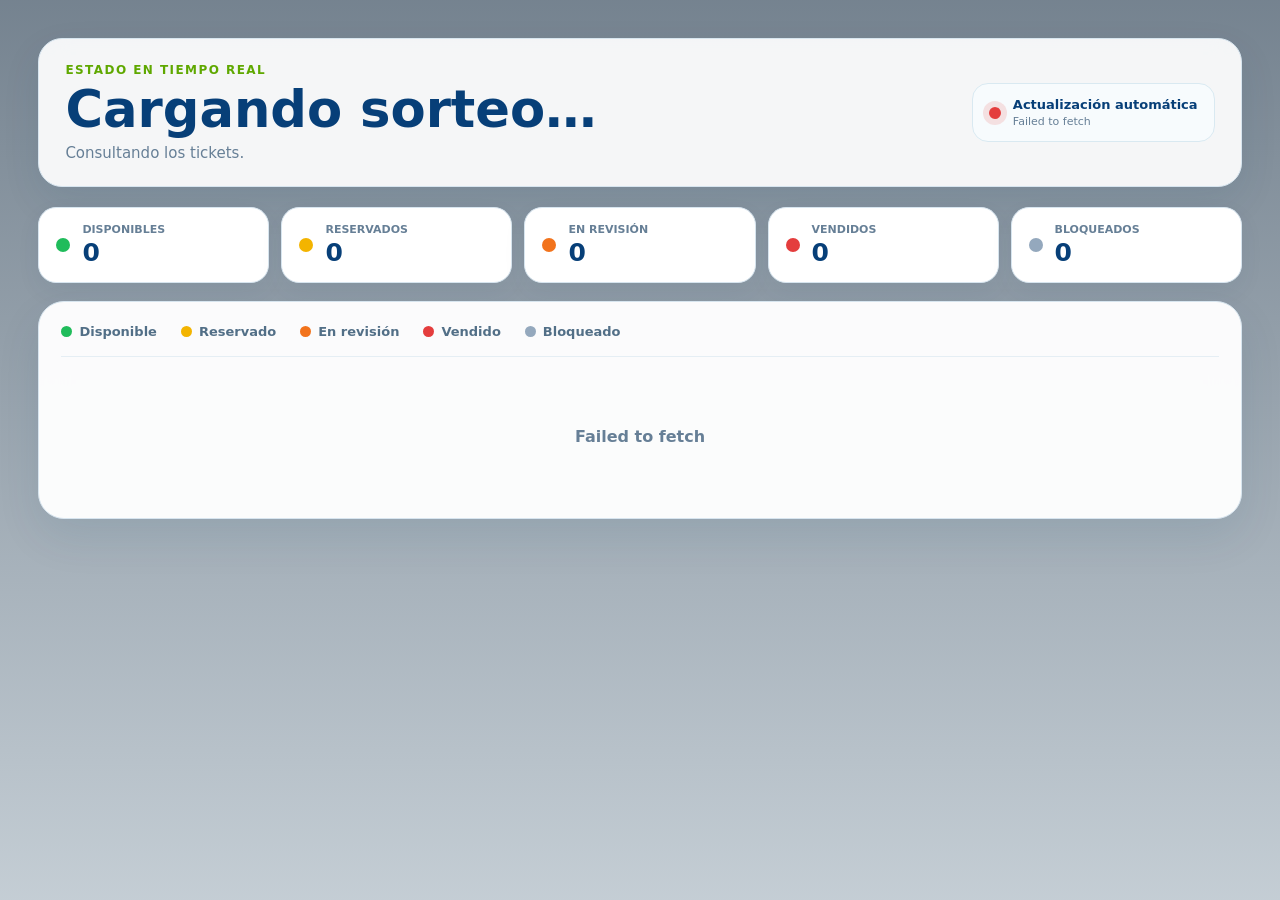
<file: estado-tickets.html>
<!doctype html>
<html lang="es">
<head>
  <meta charset="utf-8"/>
  <meta name="viewport" content="width=device-width,initial-scale=1"/>
  <meta name="robots" content="noindex,nofollow"/>
  <title>Estado de tickets | Sorteos Utopía</title>
  <link rel="stylesheet" href="estado-tickets.css?v=12.4.8"/>
</head>
<body>
  <div class="ticket-board-background" aria-hidden="true">
    <video id="ticketBoardBackgroundVideo" muted loop playsinline preload="auto" hidden></video>
    <iframe id="ticketBoardBackgroundFrame" title="Fondo de video" allow="autoplay; fullscreen; encrypted-media" tabindex="-1" hidden></iframe>
    <div id="ticketBoardBackgroundImage"></div>
    <div class="ticket-board-background-overlay"></div>
  </div>

  <main class="ticket-status-page">
    <header class="ticket-status-header">
      <div>
        <span class="eyebrow">ESTADO EN TIEMPO REAL</span>
        <h1 id="raffleName">Cargando sorteo…</h1>
        <p id="raffleMeta">Consultando los tickets.</p>
      </div>
      <div class="live-update" aria-live="polite">
        <span class="live-dot"></span>
        <div><strong>Actualización automática</strong><small id="lastUpdate">Conectando…</small></div>
      </div>
    </header>

    <section class="ticket-board-closed" id="ticketBoardClosed" hidden>
      <span class="closed-icon">🔒</span>
      <small>ENLACE CERRADO</small>
      <h2>El tablero no está disponible en este momento</h2>
      <p>La organización podrá habilitar nuevamente la visualización de los tickets desde el panel administrativo.</p>
    </section>

    <div id="ticketBoardContent">
      <section class="ticket-status-summary" aria-label="Resumen de estados">
        <article><span class="status-dot available"></span><div><small>Disponibles</small><strong id="countAvailable">0</strong></div></article>
        <article><span class="status-dot reserved"></span><div><small>Reservados</small><strong id="countReserved">0</strong></div></article>
        <article><span class="status-dot review"></span><div><small>En revisión</small><strong id="countReview">0</strong></div></article>
        <article><span class="status-dot sold"></span><div><small>Vendidos</small><strong id="countSold">0</strong></div></article>
        <article><span class="status-dot blocked"></span><div><small>Bloqueados</small><strong id="countBlocked">0</strong></div></article>
      </section>

      <section class="ticket-board-card">
        <div class="ticket-legend" aria-label="Leyenda">
          <span><i class="available"></i>Disponible</span>
          <span><i class="reserved"></i>Reservado</span>
          <span><i class="review"></i>En revisión</span>
          <span><i class="sold"></i>Vendido</span>
          <span><i class="blocked"></i>Bloqueado</span>
        </div>
        <div class="ticket-status-grid" id="ticketStatusGrid" aria-live="polite"></div>
        <div class="ticket-board-message" id="ticketBoardMessage">Cargando tickets…</div>
      </section>
    </div>
  </main>
  <script src="config.js?v=12.4.8"></script>
  <script src="estado-tickets.js?v=12.4.8"></script>
</body>
</html>
</file>
<file: estilos.css>
:root {
  --blue-dark: #052f5f;
  --blue-deep: #0b3f79;
  --blue-soft: #1d5ca6;
  --green: #84cc00;
  --green-dark: #5d9600;
  --teal: #0d7f8f;
  --white: #ffffff;
  --text: #123a6d;
  --muted: #6783a6;
  --line: #d5e1ef;
  --bg: #f3f7fb;
  --danger: #c62828;
  --review: #f97316;
  --reserved: #f2b705;
  --sold: #e03131;
  --blocked: #94a3b8;
  --available: #22c55e;
  --shadow: 0 20px 50px rgba(5, 47, 95, 0.12);
  --radius: 22px;
}

* { box-sizing: border-box; }
html { scroll-behavior: smooth; }
body {
  margin: 0;
  font-family: 'Montserrat', sans-serif;
  color: var(--text);
  background:
    radial-gradient(circle at top right, rgba(132, 204, 0, 0.16), transparent 18%),
    linear-gradient(180deg, #f6fbff 0%, #ecf3fa 100%);
}
img { max-width: 100%; display: block; }
a { color: inherit; text-decoration: none; }
button, input, select, textarea { font: inherit; }
button { cursor: pointer; }
.sr-only {
  position: absolute; width: 1px; height: 1px; padding: 0; margin: -1px;
  overflow: hidden; clip: rect(0,0,0,0); border: 0;
}

.header {
  position: sticky;
  top: 0;
  z-index: 40;
  min-height: 92px;
  display: grid;
  grid-template-columns: 190px minmax(0, 1fr) 150px;
  align-items: center;
  gap: 1.25rem;
  padding: 0.65rem clamp(1rem, 3vw, 2.5rem);
  background: rgba(255, 255, 255, 0.98);
  color: var(--blue-dark);
  backdrop-filter: blur(12px);
  border-bottom: 1px solid var(--line);
  box-shadow: 0 8px 28px rgba(5, 47, 95, 0.08);
}
.brand, .header-right-logo {
  display: flex;
  align-items: center;
}
.brand img {
  width: auto;
  max-width: 185px;
  height: 72px;
  object-fit: contain;
}
.header-right-logo { justify-content: flex-end; }
.header-right-logo img {
  width: auto;
  max-width: 145px;
  height: 58px;
  object-fit: contain;
}
#nav {
  display: flex;
  justify-content: center;
  align-items: center;
  gap: clamp(0.65rem, 1.2vw, 1.15rem);
  flex-wrap: wrap;
}
#nav a {
  color: var(--blue-dark);
  font-size: clamp(0.76rem, 0.9vw, 0.92rem);
  font-weight: 800;
  padding: 0.55rem 0.15rem;
  position: relative;
  white-space: nowrap;
}
#nav a::after {
  content: '';
  position: absolute;
  left: 0; right: 0; bottom: -0.2rem;
  height: 2px;
  transform: scaleX(0);
  transform-origin: center;
  background: var(--green);
  transition: transform 0.2s ease;
}
#nav a:hover::after, #nav a:focus-visible::after { transform: scaleX(1); }

.admin-nav-link {
  display: inline-flex !important;
  align-items: center;
  justify-content: center;
  min-height: 42px;
  padding: 0.65rem 1rem !important;
  border-radius: 14px;
  background: linear-gradient(135deg, var(--green), #65aa00);
  color: #ffffff !important;
  box-shadow: 0 10px 22px rgba(132, 204, 0, 0.22);
}
.admin-nav-link::after { display: none !important; }
.admin-nav-link:hover,
.admin-nav-link:focus-visible {
  transform: translateY(-1px);
  color: #ffffff !important;
}
.menu-button {
  display: none;
  width: 48px; height: 48px;
  border-radius: 14px;
  border: 1px solid var(--line);
  background: #f3f8fd;
  align-items: center;
  justify-content: center;
  gap: 4px;
  flex-direction: column;
}
.menu-button span {
  width: 20px; height: 2px; background: var(--blue-dark); border-radius: 999px;
}

main { padding-bottom: 4rem; }
section { width: min(1200px, calc(100% - 2rem)); margin: 1.25rem auto 0; }
.top-countdown {
  display: flex;
  align-items: center;
  justify-content: space-between;
  gap: 1.25rem;
  padding: 1.25rem 1.4rem;
  margin-top: 1rem;
  border-radius: var(--radius);
  background: linear-gradient(135deg, #073568, #0d5b9d);
  color: white;
  box-shadow: var(--shadow);
}
.top-countdown span {
  display: inline-block;
  font-size: 0.8rem;
  font-weight: 800;
  text-transform: uppercase;
  letter-spacing: 0.08em;
  color: #bbf76b;
  margin-bottom: 0.45rem;
}
.top-countdown strong { font-size: clamp(1.25rem, 2.4vw, 2rem); }
.countdown {
  display: grid;
  grid-template-columns: repeat(4, minmax(90px, 1fr));
  gap: 0.75rem;
}
.countdown article {
  text-align: center;
  padding: 0.85rem 0.6rem;
  border-radius: 18px;
  background: rgba(255,255,255,0.09);
  border: 1px solid rgba(255,255,255,0.12);
}
.countdown article strong {
  display: block;
  font-size: clamp(1.5rem, 3vw, 2.5rem);
  line-height: 1;
}
.countdown article small {
  display: block;
  margin-top: 0.4rem;
  font-size: 0.74rem;
  text-transform: uppercase;
  letter-spacing: 0.06em;
}

.hero {
  position: relative;
  isolation: isolate;
  display: grid;
  grid-template-columns: 1.2fr 0.88fr;
  gap: clamp(1rem, 3vw, 2.5rem);
  align-items: center;
  min-height: 690px;
  padding: clamp(1.2rem, 3vw, 2.4rem);
  border-radius: 32px;
  overflow: hidden;
  background: #052f5f;
  box-shadow: var(--shadow);
  color: white;
}
.hero::before {
  content: '';
  position: absolute;
  inset: 0;
  z-index: 1;
  background:
    linear-gradient(90deg, rgba(3, 28, 61, 0.94) 0%, rgba(5, 47, 95, 0.78) 48%, rgba(5, 47, 95, 0.38) 100%),
    linear-gradient(180deg, rgba(2, 19, 43, 0.14), rgba(2, 19, 43, 0.54));
  pointer-events: none;
}
.hero-bg-video {
  position: absolute;
  inset: 0;
  z-index: 0;
  width: 100%;
  height: 100%;
  object-fit: cover;
  object-position: center;
  background: #052f5f;
}
.hero-copy,
.world-cup-visual {
  position: relative;
  z-index: 2;
}
.hero-badge {
  display: inline-flex;
  padding: 0.45rem 0.9rem;
  border-radius: 999px;
  border: 1px solid rgba(132, 204, 0, 0.5);
  background: rgba(132, 204, 0, 0.15);
  color: #c8ff67;
  font-size: 0.8rem;
  font-weight: 800;
  text-transform: uppercase;
  letter-spacing: 0.06em;
}
.eyebrow {
  margin: 1rem 0 0.4rem;
  font-weight: 800;
  text-transform: uppercase;
  letter-spacing: 0.08em;
  color: #b4d6ff;
}
.hero h1 {
  margin: 0;
  font-size: clamp(2.3rem, 5.2vw, 5rem);
  line-height: 0.96;
}
.hero h1 span { color: #9af21d; }
.hero .lead {
  margin: 1.2rem 0 0;
  color: rgba(255,255,255,0.92);
  font-size: 1.02rem;
  line-height: 1.75;
  max-width: 60ch;
}
.hero-data {
  display: grid;
  grid-template-columns: repeat(3, minmax(0, 1fr));
  gap: 0.9rem;
  margin-top: 1.35rem;
}
.hero-data article {
  border-radius: 18px;
  padding: 1rem;
  background: rgba(255,255,255,0.09);
  border: 1px solid rgba(255,255,255,0.14);
}
.hero-data small {
  display: block;
  color: #d6e7fb;
  font-size: 0.78rem;
  text-transform: uppercase;
  letter-spacing: 0.04em;
}
.hero-data strong {
  display: block;
  margin-top: 0.45rem;
  font-size: 1.3rem;
}
.hero-actions {
  display: flex;
  gap: 0.85rem;
  flex-wrap: wrap;
  margin-top: 1.5rem;
}
.primary-button, .ghost-button, .submit-button, .ticket-toolbar button, .ticket-pagination button,
.confirmation-actions button, #phoneLookupForm button {
  appearance: none;
  border: none;
  border-radius: 16px;
  padding: 0.92rem 1.3rem;
  font-weight: 800;
  transition: transform 0.18s ease, opacity 0.2s ease, background 0.2s ease;
}
.primary-button, .submit-button {
  background: linear-gradient(135deg, var(--green), #6db400);
  color: white;
  box-shadow: 0 12px 24px rgba(132, 204, 0, 0.24);
}
.primary-button:hover, .submit-button:hover, .ghost-button:hover, .ticket-toolbar button:hover,
.ticket-pagination button:hover, .confirmation-actions button:hover, #phoneLookupForm button:hover {
  transform: translateY(-1px);
}
.ghost-button, .ticket-toolbar .secondary, .ticket-pagination button, .confirmation-actions .secondary {
  background: rgba(255,255,255,0.08);
  color: white;
  border: 1px solid rgba(255,255,255,0.22);
}
.world-cup-visual {
  min-height: 360px;
  display: grid;
  place-items: center;
  align-content: center;
  gap: 1.25rem;
  padding: clamp(1.25rem, 3vw, 2rem);
  overflow: hidden;
  border-radius: 28px;
  background: linear-gradient(180deg, rgba(3, 25, 57, 0.76), rgba(4, 71, 105, 0.7));
  border: 1px solid rgba(255,255,255,0.24);
  box-shadow: inset 0 0 40px rgba(21, 184, 255, 0.12), 0 20px 50px rgba(0,0,0,0.28);
  backdrop-filter: blur(10px);
}
.world-cup-visual p,
.world-cup-visual strong {
  margin: 0;
  text-align: center;
}
.world-cup-visual p {
  font-size: clamp(1.45rem, 2.7vw, 2.35rem);
  font-weight: 900;
  line-height: 1.05;
  text-transform: uppercase;
  text-shadow: 0 4px 20px rgba(0,0,0,0.35);
}
.world-cup-visual strong {
  color: #caff73;
  text-transform: uppercase;
  letter-spacing: 0.06em;
  text-shadow: 0 4px 18px rgba(0,0,0,0.35);
}
.hero-number-strip {
  --hero-digit-count: 4;
  position: relative;
  z-index: 2;
  display: grid;
  grid-template-columns: repeat(var(--hero-digit-count), minmax(42px, 1fr));
  gap: 0.5rem;
  width: min(100%, calc(var(--hero-digit-count) * 72px));
  max-width: 440px;
  margin-inline: auto;
}
.hero-number-strip span {
  display: grid; place-items: center; min-height: 72px; border-radius: 14px;
  color: white; background: linear-gradient(180deg, #20364e, #07121f);
  border: 1px solid rgba(106,221,255,0.5); box-shadow: inset 0 0 18px rgba(0,0,0,0.6);
  font-size: clamp(1.8rem, 4vw, 3rem); font-weight: 900;
}
.hero-number-strip span.flip { animation: heroFlip .2s ease; }
@keyframes heroFlip { 50% { transform: scaleY(.35); filter: blur(1px); } }

.stats-section, .steps, .prize-grid, .impact-gallery, .transparency-grid {
  display: grid;
  gap: 1rem;
}
.stats-section {
  grid-template-columns: repeat(3, minmax(0, 1fr));
  border-radius: 26px;
  background: white;
  border: 1px solid var(--line);
  overflow: hidden;
  box-shadow: var(--shadow);
}
.stats-section article {
  min-height: 128px;
  padding: 1.4rem 1.25rem;
  display: flex;
  gap: 0.9rem;
  align-items: flex-start;
  border-right: 1px solid var(--line);
  border-bottom: 1px solid var(--line);
}
.stats-section article:nth-child(3n) { border-right: none; }
.stats-section article span { font-size: 1.4rem; }
.stats-section article small {
  display: block;
  margin-bottom: 0.25rem;
  text-transform: uppercase;
  font-size: 0.72rem;
  font-weight: 800;
  color: var(--muted);
}
.stats-section article strong { font-size: 2rem; }
.progress-stat { flex-direction: column; justify-content: center; }
.progress-label { display: flex; align-items: center; justify-content: space-between; width: 100%; }
.progress-bar {
  width: 100%;
  height: 12px;
  margin-top: 0.8rem;
  border-radius: 999px;
  overflow: hidden;
  background: #e6eef8;
}
.progress-bar span {
  display: block; height: 100%; width: 0%;
  border-radius: inherit;
  background: linear-gradient(90deg, var(--green), #6db400);
}

.section-heading {
  display: flex;
  align-items: end;
  justify-content: space-between;
  gap: 1rem;
  margin-bottom: 1.1rem;
}
.section-label {
  display: inline-block;
  margin-bottom: 0.4rem;
  color: var(--green-dark);
  font-size: 0.8rem;
  font-weight: 900;
  letter-spacing: 0.08em;
  text-transform: uppercase;
}
.section-heading h2, .participation-section h2, .impact-section h2 {
  margin: 0;
  font-size: clamp(1.9rem, 3vw, 3rem);
}
.section-heading p, .participation-section p, .impact-section p {
  margin: 0.5rem 0 0;
  color: var(--muted);
  line-height: 1.7;
}
.light-heading h2, .light-heading p, .light-heading .section-label { color: white; }
.legend {
  display: flex;
  flex-wrap: wrap;
  gap: 0.9rem 1rem;
  align-items: center;
}
.legend span, .admin-legend span { display: inline-flex; align-items: center; gap: 0.5rem; font-weight: 700; color: var(--muted); }
.legend i, .admin-legend i {
  width: 16px; height: 16px; border-radius: 50%; display: inline-block;
}
.available { background: var(--available); }
.reserved { background: var(--reserved); }
.review { background: var(--review); }
.sold { background: var(--sold); }
.blocked { background: var(--blocked); }

.steps { grid-template-columns: repeat(4, minmax(0, 1fr)); }
.steps article, .impact-gallery article, .transparency-grid article, .winner-card, .empty-card {
  background: white;
  border-radius: 22px;
  border: 1px solid var(--line);
  padding: 1.3rem;
  box-shadow: var(--shadow);
}
.steps article span {
  display: inline-grid;
  place-items: center;
  width: 44px; height: 44px;
  border-radius: 50%;
  background: linear-gradient(135deg, var(--green), #6db400);
  color: white;
  font-weight: 900;
}
.steps article h3 { margin: 1rem 0 0.35rem; }
.steps article p { margin: 0; color: var(--muted); line-height: 1.65; }

.prize-grid { grid-template-columns: repeat(3, minmax(0, 1fr)); }
.prize-card {
  position: relative;
  text-align: left;
  padding: 1rem;
  background: white;
  border: 1px solid var(--line);
  border-radius: 24px;
  box-shadow: var(--shadow);
}
.prize-order {
  position: absolute; inset: 1rem auto auto 1rem;
  width: 42px; height: 42px;
  border-radius: 50%;
  display: grid; place-items: center;
  font-weight: 900;
  background: linear-gradient(135deg, var(--green), #77bf00);
  color: white;
}
.prize-image { aspect-ratio: 4 / 3; overflow: hidden; border-radius: 18px; }
.prize-image img { width: 100%; height: 100%; object-fit: cover; }
.prize-copy { padding-top: 1rem; }
.prize-copy small { color: var(--muted); text-transform: uppercase; font-weight: 800; }
.prize-copy h3 { margin: 0.35rem 0; }
.prize-copy p { margin: 0; color: var(--muted); }
.prize-copy span {
  display: inline-flex;
  margin-top: 0.9rem;
  color: var(--green-dark);
  font-weight: 800;
}
.prize-copy span.has-winner { color: var(--blue-soft); }

.raffle-section {
  padding: 1.25rem;
  border-radius: 28px;
  background: white;
  border: 1px solid var(--line);
  box-shadow: var(--shadow);
}
.ticket-toolbar {
  display: grid;
  grid-template-columns: minmax(180px, 1fr) auto minmax(150px, 190px) auto auto;
  gap: 0.8rem;
  align-items: end;
}
.ticket-toolbar label, .participation-form label, #phoneLookupForm label {
  display: flex;
  flex-direction: column;
  gap: 0.45rem;
  font-weight: 700;
}
.ticket-toolbar input, .participation-form input, .participation-form select, #phoneLookupForm input {
  width: 100%;
  height: 54px;
  border-radius: 16px;
  border: 1px solid #bfd2e8;
  padding: 0 1rem;
  color: var(--text);
  background: #fff;
}
.ticket-toolbar input:focus, .participation-form input:focus, .participation-form select:focus, #phoneLookupForm input:focus {
  outline: 2px solid rgba(12, 92, 166, 0.14);
  border-color: var(--blue-soft);
}

.ticket-toolbar button:not(.secondary) {
  background: linear-gradient(135deg, var(--green), #6db400);
  color: white;
}
.ticket-grid {
  margin-top: 1rem;
  display: grid;
  grid-template-columns: repeat(10, minmax(0, 1fr));
  gap: 0.6rem;
}
.ticket-button {
  min-height: 56px;
  border-radius: 16px;
  border: 1px solid #d6e3f1;
  background: #ecf6ef;
  font-weight: 900;
  color: var(--text);
}
.ticket-button.available {
  background: linear-gradient(135deg, #35d96f, #16a34a);
  border-color: #15803d;
  color: white;
}
.ticket-button.reserved {
  background: linear-gradient(135deg, #ffd84d, #e6a700);
  border-color: #c88b00;
  color: #4b3500;
}
.ticket-button.review {
  background: linear-gradient(135deg, #fb923c, #ea580c);
  border-color: #c2410c;
  color: white;
}
.ticket-button.sold {
  background: linear-gradient(135deg, #ff6767, #c62828);
  border-color: #a91f1f;
  color: white;
}
.ticket-button.blocked {
  background: linear-gradient(135deg, #9aa9bb, #64748b);
  border-color: #526276;
  color: white;
}
.ticket-button.selected {
  background: linear-gradient(135deg, var(--blue-soft), var(--blue-deep));
  border-color: transparent;
  color: white;
  box-shadow: 0 10px 20px rgba(11, 63, 121, 0.18);
}
.ticket-button:disabled { cursor: not-allowed; opacity: 0.9; }
.ticket-pagination {
  display: flex;
  justify-content: center;
  align-items: center;
  gap: 1rem;
  margin-top: 1rem;
}
.ticket-pagination button {
  background: #edf4fb;
  color: var(--text);
  border: 1px solid var(--line);
}
.selection-dock {
  margin-top: 1rem;
  padding: 1rem;
  border-radius: 22px;
  display: grid;
  grid-template-columns: 1.6fr auto auto auto;
  gap: 1rem;
  align-items: center;
  background: linear-gradient(135deg, #f8fbff, #edf5ff);
  border: 1px solid var(--line);
}
.selection-dock small { display: block; color: var(--muted); margin-bottom: 0.4rem; font-weight: 800; }
.selection-dock strong { font-size: 1.3rem; }
.selected-ticket-chips {
  display: flex; gap: 0.45rem; flex-wrap: wrap;
}
.selected-ticket-chips > span {
  display: inline-flex; align-items: center; gap: 0.35rem;
  padding: 0.55rem 0.8rem; border-radius: 999px;
  background: white; border: 1px solid var(--line); font-weight: 700;
}
.selected-ticket-chips button {
  width: 22px; height: 22px; border-radius: 50%; border: none;
  background: #eff4fb; color: var(--text); font-weight: 800;
}

.participation-section {
  padding: 1.5rem;
  border-radius: 28px;
  background: linear-gradient(135deg, rgba(5,47,95,0.98), rgba(13,85,148,0.95));
  color: white;
  box-shadow: var(--shadow);
}
.participation-intro-grid {
  display: grid;
  grid-template-columns: repeat(3, minmax(0, 1fr));
  gap: 1rem;
  margin: 1rem 0 1.4rem;
}
.participation-intro-grid article {
  padding: 1rem 1rem;
  border-radius: 18px;
  background: rgba(255,255,255,0.08);
  border: 1px solid rgba(255,255,255,0.16);
}
.participation-intro-grid strong { display: inline-grid; place-items: center; width: 34px; height: 34px; border-radius: 50%; background: #a7ef31; color: var(--blue-dark); margin-bottom: 0.6rem; }
.registration-shell {
  background: white;
  color: var(--text);
  border-radius: 24px;
  padding: 1.3rem;
}
.registration-summary { display: grid; grid-template-columns: 1.4fr 1fr; gap: 1rem; }
.full-field { grid-column: 1 / -1; }
.terms-card {
  border-radius: 20px;
  border: 1px solid var(--line);
  background: #f7fbff;
  padding: 1rem;
}
.terms {
  display: flex !important;
  flex-direction: row !important;
  align-items: flex-start;
  gap: 0.8rem !important;
  font-weight: 700;
}
.terms input {
  width: 18px !important; min-width: 18px; height: 18px !important; margin-top: 0.2rem;
}
.terms-card p { margin: 0.75rem 0 0; color: var(--muted); }
.participation-form { margin-top: 1rem; }
.participant-fields { margin-top: 1rem; }
.form-grid {
  display: grid;
  grid-template-columns: repeat(2, minmax(0, 1fr));
  gap: 1rem;
}
.payment-summary {
  margin-top: 1rem;
  display: grid;
  grid-template-columns: repeat(3, minmax(0, 1fr));
  gap: 1rem;
  padding: 1rem;
  border-radius: 20px;
  background: #f7fbff;
  border: 1px solid var(--line);
}
.payment-summary h3 { grid-column: 1 / -1; margin: 0; }
.payment-summary div { display: flex; flex-direction: column; gap: 0.25rem; }
.payment-summary span { color: var(--muted); font-weight: 700; }
.payment-summary strong { font-size: 1.2rem; }
.payment-summary .total strong { color: var(--green-dark); }
.qr-payment-panel {
  display: grid;
  grid-template-columns: 1.15fr 240px;
  gap: 1rem;
  align-items: center;
  margin-top: 1rem;
  padding: 1rem;
  border-radius: 22px;
  background: #f7fbff;
  border: 1px solid var(--line);
}
.qr-copy p { margin: 0.5rem 0 0; color: var(--muted); line-height: 1.65; }
.qr-payment-panel img {
  width: min(100%, 240px);
  aspect-ratio: 1 / 1;
  object-fit: contain;
  border-radius: 18px;
  background: white;
  border: 1px solid var(--line);
  padding: 0.75rem;
  justify-self: center;
}
.proof-field {
  grid-column: 1 / -1;
  display: flex;
  flex-direction: column;
  gap: 0.5rem;
}
.proof-field input { height: auto; padding: 0.75rem; }
.proof-field small { color: var(--muted); }
.submit-button {
  width: 100%;
  margin-top: 1rem;
  min-height: 58px;
  font-size: 1rem;
}
.submit-button:disabled, button:disabled { opacity: 0.65; cursor: not-allowed; transform: none !important; }
#reservationMessage[hidden] { display: none !important; }

.form-result {
  min-height: 24px;
  margin-top: 0.9rem;
  font-weight: 700;
  line-height: 1.55;
}
.form-result strong {
  display: inline-block;
  margin-bottom: 0.2rem;
}
.confirmation-actions {
  display: flex;
  flex-wrap: wrap;
  gap: 0.8rem;
  margin-top: 1rem;
}
.confirmation-actions button {
  background: #edf4fb;
  color: var(--text);
  border: 1px solid var(--line);
}

.winners-grid, .impact-gallery {
  display: grid;
  grid-template-columns: repeat(3, minmax(0, 1fr));
  gap: 1rem;
}
.winner-card .winner-number {
  display: inline-grid;
  place-items: center;
  width: 68px; height: 68px;
  border-radius: 50%;
  background: linear-gradient(135deg, var(--blue-soft), var(--blue-dark));
  color: white;
  font-weight: 900;
  font-size: 1.2rem;
  margin-bottom: 1rem;
}
.winner-card small { color: var(--muted); font-weight: 800; text-transform: uppercase; }
.winner-card h3 { margin: 0.35rem 0 1rem; }
.winner-card dl, #winnerData dl, .digital-receipt dl {
  display: grid;
  gap: 0.75rem;
  margin: 0;
}
.winner-card dt, #winnerData dt, .digital-receipt dt { color: var(--muted); font-weight: 800; }
.winner-card dd, #winnerData dd, .digital-receipt dd { margin: 0.2rem 0 0; font-weight: 700; }
.empty-card { text-align: center; }
.empty-card span { font-size: 2rem; display: inline-block; }

.lookup-section, .impact-section {
  border-radius: 28px;
  background: linear-gradient(135deg, rgba(5,47,95,0.98), rgba(13,85,148,0.95));
  color: white;
  box-shadow: var(--shadow);
  padding: 1.5rem;
}
.lookup-section p, .impact-section p { color: rgba(255,255,255,0.88); }
#phoneLookupForm {
  display: flex;
  gap: 0.8rem;
  align-items: end;
  margin-top: 1rem;
}
#phoneLookupForm button { background: var(--green); color: white; min-width: 160px; }
.lookup-result {
  margin-top: 1rem;
  padding: 1rem;
  background: rgba(255,255,255,0.08);
  border-radius: 20px;
  border: 1px solid rgba(255,255,255,0.14);
}
.lookup-ticket-list { display: flex; flex-wrap: wrap; gap: 0.6rem; margin-top: 0.8rem; }
.lookup-ticket-list span {
  display: inline-flex; align-items: center; padding: 0.5rem 0.75rem;
  border-radius: 999px; background: rgba(255,255,255,0.1); font-weight: 700;
}
.impact-copy { max-width: 720px; }
.impact-stats {
  display: grid;
  grid-template-columns: repeat(3, minmax(0, 1fr));
  gap: 1rem;
  margin-top: 1rem;
}
.impact-stats article {
  padding: 1rem;
  border-radius: 20px;
  background: rgba(255,255,255,0.08);
  border: 1px solid rgba(255,255,255,0.14);
}
.impact-stats small { display: block; color: #d3e9ff; text-transform: uppercase; font-weight: 800; }
.impact-stats strong { display: block; margin-top: 0.35rem; font-size: 1.2rem; }
.impact-gallery { margin-top: 1rem; }
.impact-gallery article {
  background: rgba(255,255,255,0.1);
  border: 1px solid rgba(255,255,255,0.18);
  color: white;
}
.impact-gallery article img {
  width: 100%; height: 180px; object-fit: cover; border-radius: 16px; margin-bottom: 0.9rem;
}
.impact-gallery article p { margin: 0.5rem 0 0; color: rgba(255,255,255,0.84); }

.transparency-grid { grid-template-columns: repeat(4, minmax(0, 1fr)); }
.transparency-grid article span {
  display: inline-grid;
  place-items: center;
  width: 38px; height: 38px;
  border-radius: 50%;
  background: rgba(132, 204, 0, 0.14);
  color: var(--green-dark);
  font-weight: 900;
}
.transparency-grid article h3 { margin: 0.8rem 0 0.45rem; }
.transparency-grid article p { margin: 0; color: var(--muted); line-height: 1.65; }

#faqList {
  display: grid;
  gap: 0.8rem;
}
#faqList details {
  background: white;
  border-radius: 20px;
  border: 1px solid var(--line);
  box-shadow: var(--shadow);
  padding: 1rem 1.15rem;
}
#faqList summary { font-weight: 800; cursor: pointer; }
#faqList p { margin: 0.8rem 0 0; color: var(--muted); line-height: 1.7; }

footer {
  width: min(1200px, calc(100% - 2rem));
  margin: 1.25rem auto 2rem;
  padding: clamp(1.25rem, 3vw, 2rem);
  display: grid;
  grid-template-columns: 1.15fr 0.9fr 0.9fr;
  gap: 1.4rem;
  background: #ffffff;
  color: var(--blue-dark);
  border: 1px solid var(--line);
  border-radius: 28px;
  box-shadow: var(--shadow);
}
footer > div {
  display: flex;
  flex-direction: column;
  align-items: flex-start;
}
footer img {
  width: auto;
  max-width: 175px;
  height: 95px;
  object-fit: contain;
  margin-bottom: 0.8rem;
}
footer strong {
  display: block;
  margin-bottom: 0.65rem;
  color: var(--blue-dark);
  font-size: 1rem;
}
footer span, footer p {
  color: var(--muted);
  line-height: 1.65;
  margin: 0;
}
.footer-links {
  display: grid;
  gap: 0.6rem;
}
.footer-link {
  display: inline-flex;
  align-items: center;
  gap: 0.55rem;
  color: var(--blue-deep);
  font-weight: 700;
  line-height: 1.45;
  overflow-wrap: anywhere;
}
.footer-link-icon svg {
  width: 18px;
  height: 18px;
  display: block;
}
.footer-link:hover { color: var(--green-dark); }
.footer-link-icon {
  width: 30px;
  height: 30px;
  flex: 0 0 30px;
  display: grid;
  place-items: center;
  border-radius: 50%;
  color: white;
  background: linear-gradient(135deg, var(--blue-soft), var(--blue-dark));
  font-size: 0.82rem;
  font-weight: 900;
}

.winner-modal {
  width: min(640px, calc(100% - 1rem));
  border: none; border-radius: 24px; padding: 0;
}
.winner-modal::backdrop { background: rgba(2, 16, 37, 0.72); }
.winner-modal > div {
  position: relative;
  padding: 1.5rem;
  border-radius: 24px;
  background: white;
}
.modal-close {
  position: absolute; right: 1rem; top: 1rem;
  width: 38px; height: 38px; border-radius: 50%; border: none;
  background: #edf4fb; color: var(--text); font-size: 1.3rem;
}
.winner-icon { font-size: 2rem; display: inline-block; }
.winning-ticket {
  margin: 1rem 0;
  padding: 1rem;
  border-radius: 20px;
  background: #f7fbff;
  border: 1px solid var(--line);
}
.winning-ticket small { display: block; color: var(--muted); font-weight: 800; }
.winning-ticket strong { font-size: 2rem; }
.no-winner {
  margin-top: 1rem;
  padding: 1rem;
  border-radius: 20px;
  background: #f7fbff;
}

.digital-receipt {
  position: fixed;
  inset: auto 1rem 1rem auto;
  width: min(460px, calc(100% - 2rem));
  background: white;
  color: var(--text);
  border-radius: 24px;
  border: 1px solid var(--line);
  box-shadow: 0 22px 50px rgba(5,47,95,0.2);
  padding: 1.25rem;
  z-index: 60;
}
.digital-receipt img { width: 140px; }
.digital-receipt h2 { font-size: 1.4rem; margin: 0.8rem 0; }

@media (max-width: 1100px) {
  .header { grid-template-columns: minmax(145px, 1fr) auto; min-height: 82px; }
  .brand img { height: 62px; max-width: 165px; }
  #nav { position: absolute; top: calc(100% + 0.6rem); right: 1rem; left: 1rem; display: none; flex-direction: column; align-items: flex-start; background: #ffffff; border: 1px solid var(--line); border-radius: 20px; padding: 1rem; box-shadow: var(--shadow); }
  #nav.open { display: flex; }
  #nav .admin-nav-link {
    width: 100%;
    margin-top: 0.35rem;
    color: #ffffff !important;
  }
  .menu-button { display: inline-flex; justify-self: end; }
  .header-right-logo { display: none; }
  .hero, .registration-summary, .qr-payment-panel, footer, .transparency-grid { grid-template-columns: 1fr; }
  .stats-section { grid-template-columns: repeat(2, minmax(0, 1fr)); }
  .stats-section article:nth-child(3n) { border-right: 1px solid var(--line); }
  .stats-section article:nth-child(2n) { border-right: none; }
  .steps, .prize-grid, .winners-grid, .impact-gallery, .participation-intro-grid { grid-template-columns: repeat(2, minmax(0, 1fr)); }
  .ticket-grid { grid-template-columns: repeat(8, minmax(0, 1fr)); }
  .selection-dock, .impact-stats { grid-template-columns: repeat(2, minmax(0, 1fr)); }
  .ticket-toolbar { grid-template-columns: repeat(2, minmax(0, 1fr)); }
}

@media (max-width: 1100px) {
  .hero { min-height: 740px; }
  .hero-bg-video { object-position: 58% center; }
}

@media (max-width: 760px) {
  section { width: min(100%, calc(100% - 1rem)); }
  .top-countdown, .section-heading, #phoneLookupForm { flex-direction: column; align-items: stretch; }
  .countdown { grid-template-columns: repeat(2, minmax(0, 1fr)); width: 100%; }
  .hero { min-height: 760px; }
  .hero-bg-video { object-position: 65% center; }
  .hero h1 { font-size: clamp(2rem, 12vw, 3.6rem); }
  .hero-data, .stats-section, .steps, .prize-grid, .form-grid, .payment-summary, .winners-grid, .impact-stats, .impact-gallery, .transparency-grid, .participation-intro-grid { grid-template-columns: 1fr; }
  .ticket-grid { grid-template-columns: repeat(5, minmax(0, 1fr)); }
  .selection-dock { grid-template-columns: 1fr; }
  .ticket-toolbar { grid-template-columns: 1fr; }
  .ticket-pagination { flex-wrap: wrap; }
  .countdown article strong { font-size: 1.8rem; }
  .registration-shell, .raffle-section, .participation-section, .lookup-section, .impact-section, footer { padding: 1rem; }
  .submit-button { font-size: 0.95rem; }
  .digital-receipt { inset: 1rem; width: auto; }
}

@media print {
  body * { visibility: hidden !important; }
  #digitalReceipt, #digitalReceipt * { visibility: visible !important; }
  #digitalReceipt {
    position: static; width: 100%; border: none; box-shadow: none; inset: auto;
  }
}



/* AJUSTE DE PORTADA PARA VER TODO AL 100% EN PC Y LAPTOP */
@media (min-width: 901px) {
  .header {
    min-height: 78px;
    padding-top: 0.45rem;
    padding-bottom: 0.45rem;
  }

  .brand img {
    height: 58px;
    max-width: 160px;
  }

  .header-right-logo img {
    height: 48px;
    max-width: 125px;
  }

  .hero {
    min-height: clamp(520px, calc(100vh - 140px), 610px);
    grid-template-columns: minmax(0, 1.08fr) minmax(320px, 0.72fr);
    gap: clamp(1rem, 2.2vw, 2rem);
    padding: clamp(1.15rem, 2.1vw, 1.8rem);
  }

  .hero-copy {
    max-width: 720px;
  }

  .hero-badge {
    padding: 0.36rem 0.72rem;
    font-size: 0.68rem;
  }

  .eyebrow {
    margin: 0.72rem 0 0.28rem;
    font-size: clamp(0.7rem, 0.82vw, 0.85rem);
  }

  .hero h1 {
    max-width: 10.5ch;
    font-size: clamp(2.85rem, 4.25vw, 4.55rem);
    line-height: 0.93;
    letter-spacing: -0.04em;
  }

  .hero .lead {
    max-width: 58ch;
    margin-top: 0.9rem;
    font-size: clamp(0.78rem, 0.93vw, 0.95rem);
    line-height: 1.55;
  }

  .hero-data {
    max-width: 650px;
    gap: 0.7rem;
    margin-top: 1rem;
  }

  .hero-data article {
    padding: 0.72rem 0.82rem;
    border-radius: 14px;
  }

  .hero-data small {
    font-size: 0.64rem;
  }

  .hero-data strong {
    margin-top: 0.3rem;
    font-size: 1rem;
  }

  .hero-actions {
    margin-top: 1rem;
    gap: 0.65rem;
  }

  .hero-actions .primary-button,
  .hero-actions .ghost-button {
    padding: 0.72rem 1rem;
    border-radius: 12px;
    font-size: 0.78rem;
  }

  .world-cup-visual {
    min-height: 285px;
    max-width: 470px;
    width: 100%;
    justify-self: end;
    gap: 0.85rem;
    padding: 1.15rem;
    border-radius: 24px;
  }

  .world-cup-visual p {
    font-size: clamp(1.25rem, 2.1vw, 1.95rem);
  }

  .world-cup-visual strong {
    font-size: clamp(0.68rem, 0.85vw, 0.84rem);
  }

  .hero-number-strip {
    width: min(100%, 390px);
    gap: 0.38rem;
  }

  .hero-number-strip span {
    min-height: 58px;
    border-radius: 11px;
    font-size: clamp(1.55rem, 2.9vw, 2.4rem);
  }
}

@media (min-width: 901px) and (max-height: 760px) {
  .hero {
    min-height: 520px;
  }

  .hero h1 {
    font-size: clamp(2.55rem, 3.85vw, 3.95rem);
  }

  .world-cup-visual {
    min-height: 250px;
  }
}



/* =========================================================
   VIDEO DE PORTADA OPTIMIZADO PARA CELULARES Y TABLETS
   ========================================================= */
.hero-bg-video {
  display: block;
  max-width: none;
  pointer-events: none;
  opacity: 1;
  transform: translateZ(0);
  backface-visibility: hidden;
  will-change: transform;
}

@media (max-width: 900px) {
  .hero {
    min-height: auto !important;
    height: auto !important;
    grid-template-columns: 1fr !important;
    align-content: start !important;
    gap: 18px !important;
    padding: 22px 18px !important;
  }

  .hero-bg-video {
    width: 100% !important;
    height: 100% !important;
    object-fit: cover !important;
    object-position: 54% center !important;
    transform: scale(1.015) translateZ(0) !important;
  }

  .hero::before {
    background:
      linear-gradient(
        180deg,
        rgba(3, 28, 61, 0.88) 0%,
        rgba(5, 47, 95, 0.70) 48%,
        rgba(3, 28, 61, 0.90) 100%
      ),
      linear-gradient(
        90deg,
        rgba(3, 28, 61, 0.72),
        rgba(5, 47, 95, 0.28)
      ) !important;
  }

  .hero-copy {
    width: 100% !important;
    max-width: 680px !important;
  }

  .world-cup-visual {
    width: min(100%, 430px) !important;
    justify-self: center !important;
    min-height: 220px !important;
    padding: 18px 15px !important;
    background: rgba(4, 42, 82, 0.78) !important;
    backdrop-filter: blur(7px) !important;
    -webkit-backdrop-filter: blur(7px) !important;
  }
}

@media (max-width: 600px) {
  .hero {
    width: calc(100% - 12px) !important;
    min-height: 650px !important;
    margin-top: 8px !important;
    gap: 14px !important;
    padding: 17px 14px 18px !important;
    border-radius: 20px !important;
  }

  .hero-bg-video {
    object-position: 57% center !important;
    transform: scale(1.03) translateZ(0) !important;
  }

  .hero::before {
    background:
      linear-gradient(
        180deg,
        rgba(2, 22, 49, 0.88) 0%,
        rgba(5, 47, 95, 0.63) 45%,
        rgba(2, 22, 49, 0.91) 100%
      ) !important;
  }

  .hero-badge {
    padding: 5px 10px !important;
    font-size: 8px !important;
  }

  .eyebrow {
    margin: 8px 0 4px !important;
    font-size: 8px !important;
    line-height: 1.35 !important;
  }

  .hero h1 {
    max-width: 10.5ch !important;
    font-size: clamp(34px, 10.8vw, 47px) !important;
    line-height: 0.94 !important;
    letter-spacing: -0.04em !important;
  }

  .hero .lead {
    max-width: 43ch !important;
    margin-top: 9px !important;
    font-size: 10px !important;
    line-height: 1.45 !important;
  }

  .hero-data {
    grid-template-columns: repeat(3, minmax(0, 1fr)) !important;
    gap: 5px !important;
    margin-top: 10px !important;
  }

  .hero-data article {
    min-height: 52px !important;
    padding: 7px 6px !important;
    border-radius: 10px !important;
  }

  .hero-data small {
    font-size: 6px !important;
  }

  .hero-data strong {
    margin-top: 2px !important;
    font-size: 12px !important;
  }

  .hero-actions {
    gap: 6px !important;
    margin-top: 9px !important;
  }

  .hero-actions .primary-button,
  .hero-actions .ghost-button {
    min-height: 40px !important;
    padding: 9px 12px !important;
    font-size: 9px !important;
    border-radius: 10px !important;
  }

  .world-cup-visual {
    width: 100% !important;
    min-height: 190px !important;
    max-height: none !important;
    gap: 9px !important;
    padding: 14px 10px !important;
    border-radius: 18px !important;
  }

  .world-cup-visual p {
    max-width: 270px !important;
    font-size: 20px !important;
    line-height: 1.02 !important;
  }

  .hero-number-strip {
    width: min(100%, 300px) !important;
    gap: 5px !important;
  }

  .hero-number-strip span {
    min-height: 45px !important;
    border-radius: 9px !important;
    font-size: 25px !important;
  }

  .world-cup-visual strong {
    font-size: 9px !important;
  }
}

@media (max-width: 380px) {
  .hero {
    min-height: 620px !important;
    padding-inline: 11px !important;
  }

  .hero h1 {
    font-size: 33px !important;
  }

  .world-cup-visual {
    min-height: 175px !important;
  }

  .hero-number-strip span {
    min-height: 41px !important;
    font-size: 22px !important;
  }
}

@media (orientation: landscape) and (max-height: 520px) {
  .hero {
    min-height: 470px !important;
    grid-template-columns: minmax(0, 1.12fr) minmax(250px, 0.88fr) !important;
    gap: 12px !important;
    padding: 14px !important;
  }

  .hero h1 {
    font-size: clamp(31px, 6vw, 43px) !important;
  }

  .hero .lead {
    font-size: 9px !important;
  }

  .world-cup-visual {
    min-height: 190px !important;
  }
}



.prize-image img,.card-image{background:#eef4f8}.image-error{object-fit:contain!important;padding:1rem;background:#f7fbff}


/* v11.4: selector de sorteos y diagnóstico visible */
.public-system-notice{width:min(1200px,calc(100% - 2rem));margin:12px auto 0;padding:12px 16px;border-radius:12px;font-weight:800;font-size:13px;background:#e8f4ff;color:#07528d;border:1px solid #b8d8ef}
.public-system-notice.error{background:#fff1eb;color:#a63a10;border-color:#ffc3aa}.public-system-notice[hidden]{display:none!important}
.public-raffle-picker{display:grid;gap:7px;min-width:260px;color:#244765;font-size:12px;font-weight:900}.public-raffle-picker select{min-height:48px;padding:0 14px;border:1px solid #bfd2e8;border-radius:12px;color:#073f78;background:#fff;font-weight:800}.public-raffle-picker[hidden]{display:none!important}
@media(max-width:760px){.public-raffle-picker{width:100%;min-width:0}.public-system-notice{width:calc(100% - 1rem)}}

/* ===== v12: estados visibles, selección reservada y métodos de pago ===== */
.ticket-button {
  display: grid;
  place-items: center;
  align-content: center;
  gap: .18rem;
  min-height: 62px;
  padding: .45rem .3rem;
}
.ticket-button strong { font-size: 1rem; line-height: 1; }
.ticket-button small { font-size: .58rem; line-height: 1; text-transform: uppercase; letter-spacing: .025em; opacity: .94; }
.ticket-button.selected {
  outline: 4px solid #0b3f79;
  outline-offset: -4px;
  box-shadow: 0 0 0 3px rgba(255,255,255,.82) inset, 0 8px 20px rgba(5,47,95,.2);
  transform: translateY(-1px);
}
.ticket-button.selected::after { content: "✓"; position:absolute; top:4px; right:7px; font-size:.72rem; }
.ticket-button { position:relative; }

.payment-details-panel {
  display: grid;
  gap: 1rem;
  margin-top: 1rem;
  padding: 1.2rem;
  border: 1px solid var(--line);
  border-radius: 20px;
  background: #f7fbff;
}
.payment-details-panel[hidden], .payment-method-panel[hidden], #proofField[hidden] { display:none !important; }
.payment-details-head h3 { margin:.35rem 0 .45rem; color:var(--blue-dark); }
.payment-details-head p { margin:.35rem 0; color:var(--muted); line-height:1.55; }
#reservationMessage { color:#0b3f79; font-weight:800; }
.payment-method-panel { padding:1rem; border:1px solid #cbdced; border-radius:16px; background:#fff; }
#qrMethodPanel { display:grid; justify-items:center; gap:.8rem; }
#qrMethodPanel img { width:min(100%,310px); max-height:420px; object-fit:contain; border-radius:18px; border:1px solid var(--line); background:#fff; padding:.8rem; }
.bank-method-panel { display:grid; grid-template-columns:repeat(2,minmax(0,1fr)); gap:.75rem; }
.bank-method-panel div { padding:.85rem; border-radius:12px; background:#eef5fb; overflow-wrap:anywhere; }
.bank-method-panel span { display:block; color:var(--muted); font-size:.73rem; font-weight:800; text-transform:uppercase; }
.bank-method-panel strong { display:block; margin-top:.3rem; color:var(--blue-dark); }
.payment-details-panel .proof-field { display:grid; gap:.5rem; }
@media(max-width:680px){.bank-method-panel{grid-template-columns:1fr}.ticket-button{min-height:58px}.ticket-button small{font-size:.51rem}}

/* ===== Ajustes v12.2 ===== */
.hero-countdown.top-countdown{
  width:100%;
  margin-top:.35rem;
  padding:.9rem;
  display:grid;
  gap:.75rem;
  border-radius:18px;
  background:rgba(3,31,66,.72);
  border:1px solid rgba(255,255,255,.16);
  box-shadow:none;
  backdrop-filter:blur(8px);
}
.hero-countdown-title{
  display:flex;
  align-items:center;
  justify-content:center;
  min-height:28px;
  text-align:center;
}
.hero-countdown.top-countdown .hero-countdown-title strong{
  font-size:clamp(.92rem,1.5vw,1.18rem);
  color:#fff;
  letter-spacing:0;
  text-transform:none;
}
.hero-countdown .countdown{
  grid-template-columns:repeat(4,minmax(52px,1fr));
  gap:.45rem;
}
.hero-countdown .countdown article{
  padding:.55rem .3rem;
  border-radius:12px;
}
.hero-countdown .countdown article strong{
  font-size:clamp(1.05rem,2vw,1.45rem);
  color:#fff;
}
.hero-countdown .countdown article small{
  margin-top:.25rem;
  font-size:.58rem;
}
.participation-intro-grid article{
  display:flex;
  align-items:center;
  gap:.85rem;
  min-height:78px;
}
.participation-intro-grid strong{
  flex:0 0 38px;
  width:38px;
  height:38px;
  margin:0;
}
.participation-intro-grid span{
  display:block;
  line-height:1.45;
}
.hero.public-background-image .hero-bg-video{
  display:none!important;
}
.hero.public-background-image{
  background-position:center;
  background-size:cover;
  background-repeat:no-repeat;
}
@media (max-width:700px){
  .hero-countdown .countdown{grid-template-columns:repeat(4,minmax(45px,1fr));}
  .hero-countdown.top-countdown{padding:.7rem;}
  .participation-intro-grid article{min-height:68px;}
}

/* v12.2.5 — estado público cuando no existe un sorteo activo */
body.no-active-raffle .hero-data,
body.no-active-raffle .hero-actions,
body.no-active-raffle .hero-countdown,
body.no-active-raffle .world-cup-visual>strong,
body.no-active-raffle .hero-number-strip{display:none!important}
body.no-active-raffle .world-cup-visual{min-height:260px}
body.no-active-raffle .world-cup-visual p{font-size:clamp(2rem,5vw,4.5rem)}


/* v12.5.8 — estado visible del envío público */
.submission-status {
  margin-top: 1rem;
  padding: .85rem 1rem;
  border-radius: 14px;
  border: 1px solid #bfd7ef;
  background: #f3f9ff;
  color: #064b87;
  font-weight: 800;
  line-height: 1.45;
}
.submission-status[data-type="success"] { border-color:#b8df9a; background:#f1fbe9; color:#2f6f09; }
.submission-status[data-type="error"] { border-color:#efb4ad; background:#fff1ef; color:#a82418; }
.submission-status[hidden] { display:none !important; }


/* v12.6.3 — ganadores públicos automáticos: solo nombre y ticket */
#winnersGrid.winners-grid,
#winnersGrid{
  grid-template-columns:repeat(auto-fit,minmax(250px,320px));
  justify-content:start;
  align-items:stretch;
  gap:1rem;
}
.winner-card-simple{
  min-height:260px;
  display:grid;
  place-items:center;
  align-content:center;
  gap:.45rem;
  padding:1.65rem 1.4rem;
  text-align:center;
  border:1px solid rgba(9,71,126,.14);
  border-radius:24px;
  background:linear-gradient(180deg,#ffffff,#f6fbff);
  box-shadow:0 18px 44px rgba(5,47,95,.12);
}
.winner-card-simple .winner-card-label,
.winner-card-simple .winner-card-name-label{
  color:#5c7900;
  font-size:.78rem;
  line-height:1;
  font-weight:900;
  letter-spacing:.08em;
  text-transform:uppercase;
}
.winner-card-simple .winner-number{
  width:auto;
  min-width:132px;
  height:auto;
  min-height:76px;
  margin:.2rem 0 .65rem;
  padding:.75rem 1.25rem;
  border-radius:18px;
  background:linear-gradient(135deg,#a8e93c,#71bf00);
  color:#073f78;
  font-size:clamp(2rem,4vw,3.15rem);
  line-height:1;
  font-weight:950;
  box-shadow:0 12px 28px rgba(112,191,0,.24);
}
.winner-card-simple h3{
  margin:.15rem 0 0;
  color:#073f78;
  font-size:clamp(1.2rem,2vw,1.55rem);
  line-height:1.15;
  font-weight:900;
  overflow-wrap:anywhere;
}
@media(max-width:620px){
  #winnersGrid.winners-grid,#winnersGrid{grid-template-columns:1fr;}
  .winner-card-simple{min-height:230px;}
}


/* v12.6.4 — en Ganadores se muestra premio, ticket y nombre */
.winner-card-simple{
  min-height:330px;
  grid-template-rows:auto auto auto auto auto auto;
  gap:.42rem;
  padding:1.45rem 1.35rem 1.6rem;
}
.winner-card-simple .winner-card-prize-order{
  color:#71a900;
  font-size:.76rem;
  line-height:1;
  font-weight:950;
  letter-spacing:.09em;
  text-transform:uppercase;
}
.winner-card-simple .winner-card-prize-name{
  min-height:2.5em;
  margin:.12rem 0 .65rem;
  display:grid;
  place-items:center;
  color:#073f78;
  font-size:clamp(1.05rem,1.7vw,1.3rem);
  line-height:1.18;
  font-weight:900;
  text-align:center;
  overflow-wrap:anywhere;
}
.winner-card-simple .winner-card-label{
  margin-top:.15rem;
}
.winner-card-simple .winner-number{
  margin:.15rem 0 .55rem;
}
.winner-card-simple .winner-card-person-name{
  margin:.12rem 0 0;
  color:#073f78;
  font-size:clamp(1.15rem,2vw,1.5rem);
  line-height:1.15;
  font-weight:900;
  overflow-wrap:anywhere;
}
@media(max-width:620px){
  .winner-card-simple{min-height:300px;}
}
</file>
<file: administrador.css>
:root{
      --navy:#03254b;--navy-2:#063e72;--blue:#0b70b7;--teal:#078985;
      --green:#78c900;--green-dark:#599b00;--red:#c9362d;--yellow:#f0b400;
      --review:#f97316;--gray:#7d8997;--text:#123a69;--muted:#6b7f94;
      --line:#d8e5ee;--surface:#eef4f8;--white:#fff;--shadow:0 18px 45px rgba(3,43,82,.10);
    }
    *{box-sizing:border-box}
    [hidden]{display:none!important}
    html{scroll-behavior:smooth}
    body{margin:0;font-family:"Montserrat",system-ui,sans-serif;color:var(--text);background:var(--surface)}
    button,input,select,textarea{font:inherit}
    button{cursor:pointer}
    button:disabled{opacity:.55;cursor:not-allowed}
    a{text-decoration:none;color:inherit}
    img{display:block;max-width:100%}
    .sr-only{position:absolute;width:1px;height:1px;overflow:hidden;clip:rect(0,0,0,0)}
    .toast{position:fixed;right:18px;bottom:18px;z-index:1000;max-width:430px;padding:14px 17px;border-radius:14px;color:white;background:#064b7b;box-shadow:0 18px 40px rgba(0,0,0,.25);font-size:12px;font-weight:700;transform:translateY(130%);opacity:0;transition:.25s}
    .toast.show{transform:translateY(0);opacity:1}.toast.error{background:#a7251f}.toast.success{background:#368900}

    /* LOGIN */
    .login-screen{min-height:100vh;display:grid;grid-template-columns:minmax(0,1fr) minmax(420px,560px);background:linear-gradient(135deg,#021b37,#076273)}
    .login-visual{position:relative;overflow:hidden;padding:clamp(35px,6vw,90px);display:grid;align-content:center;color:white;background:radial-gradient(circle at 20% 20%,rgba(126,209,0,.27),transparent 24%),linear-gradient(145deg,rgba(2,28,58,.9),rgba(6,102,112,.88)),url('assets/rifa-solidaria-2026.png') center/cover}
    .login-visual:after{content:"";position:absolute;inset:0;background:linear-gradient(90deg,transparent,rgba(2,20,42,.28))}
    .login-visual>*{position:relative;z-index:1}.login-visual img{width:min(280px,70%);padding:14px;border-radius:16px;background:white}.login-visual h2{max-width:780px;margin:28px 0 14px;font-size:clamp(35px,5vw,72px);line-height:.98}.login-visual h2 span{color:#a7ee41}.login-visual p{max-width:650px;color:#d9e7f2;line-height:1.7}
    .login-panel{display:grid;place-items:center;padding:26px;background:white}.login-card{width:min(100%,430px)}.login-card>span{display:block;color:#609e00;font-size:10px;font-weight:900;text-transform:uppercase;letter-spacing:.13em}.login-card h1{margin:6px 0 9px;color:#073f78;font-size:34px}.login-card>p{margin:0 0 25px;color:var(--muted);line-height:1.6;font-size:12px}.login-card label,.form-label{display:grid;gap:7px;margin-bottom:14px;color:#294761;font-size:11px;font-weight:800}.login-card input,.input,.select,.textarea{width:100%;padding:13px;border:1px solid #c9dbe8;border-radius:10px;outline:none;color:var(--text);background:white}.login-card input:focus,.input:focus,.select:focus,.textarea:focus{border-color:#0b70b7;box-shadow:0 0 0 3px rgba(11,112,183,.1)}.login-card button,.btn{display:inline-flex;align-items:center;justify-content:center;gap:7px;padding:12px 15px;border:0;border-radius:10px;color:white;background:#0b70b7;font-size:11px;font-weight:900}.login-card>button{width:100%;padding:15px;background:linear-gradient(135deg,#84d200,#58a900);font-size:14px}.login-message{min-height:22px;margin:12px 0!important;color:#b42318!important;text-align:center;font-weight:800}.login-card a{display:block;margin-top:16px;color:#0872b9;text-align:center;font-size:11px;font-weight:800}

    /* LAYOUT */
    .admin-shell{min-height:100vh;display:grid;grid-template-columns:270px minmax(0,1fr)}
    .sidebar{position:sticky;top:0;height:100vh;display:grid;grid-template-rows:auto 1fr auto;padding:22px 16px;color:white;background:linear-gradient(180deg,#021d3d,#064875)}
    .sidebar-brand{display:flex;align-items:center;gap:12px;padding:0 4px 20px;border-bottom:1px solid rgba(255,255,255,.12)}.sidebar-brand img{width:72px;height:72px;object-fit:contain;padding:6px;border-radius:10px;background:white}.sidebar-brand small{display:block;color:#9eb7cc;font-size:8px;text-transform:uppercase}.sidebar-brand strong{font-size:13px}
    .sidebar nav{display:grid;align-content:start;gap:5px;margin-top:20px;overflow:auto}.sidebar nav button{display:flex;align-items:center;gap:10px;padding:12px 14px;border:0;border-radius:10px;color:#d7e5f0;background:transparent;text-align:left;font-size:11px;font-weight:800}.sidebar nav button:hover,.sidebar nav button.active{color:white;background:rgba(123,205,0,.18)}.nav-icon{width:22px;text-align:center;font-size:15px}
    .sidebar-user{padding:16px 6px 0;border-top:1px solid rgba(255,255,255,.12)}.sidebar-user strong{display:block}.sidebar-user span{display:block;margin-top:3px;color:#baff72;font-size:9px;font-weight:900}.sidebar-user button{width:100%;margin-top:10px;padding:9px;border:1px solid rgba(255,255,255,.25);border-radius:9px;color:white;background:transparent;font-size:10px}
    .admin-main{min-width:0;padding:24px clamp(16px,3vw,42px) 60px}.admin-header{position:sticky;top:0;z-index:25;display:flex;align-items:center;justify-content:space-between;gap:18px;margin:-24px calc(clamp(16px,3vw,42px)*-1) 23px;padding:17px clamp(16px,3vw,42px);border-bottom:1px solid var(--line);background:rgba(238,244,248,.94);backdrop-filter:blur(12px)}.admin-header small{color:var(--muted);font-size:9px;font-weight:900;text-transform:uppercase;letter-spacing:.12em}.admin-header h1{margin:4px 0 0;color:#073f78;font-size:clamp(24px,3vw,36px)}.header-actions{display:flex;align-items:center;gap:9px}.header-actions a,.header-actions button,.header-actions select{padding:10px 12px;border:1px solid #bfd3e1;border-radius:9px;color:#07528d;background:white;font-size:10px;font-weight:900}.mobile-menu{display:none!important}.admin-view{display:none}.admin-view.active{display:block}

    /* COMMON */
    .metric-grid{display:grid;grid-template-columns:repeat(4,minmax(0,1fr));gap:12px;margin-bottom:18px}.metric-card{position:relative;overflow:hidden;min-height:115px;padding:18px;border:1px solid var(--line);border-radius:18px;background:white;box-shadow:0 10px 26px rgba(3,43,82,.06)}.metric-card:after{content:"";position:absolute;right:-15px;bottom:-22px;width:80px;height:80px;border-radius:50%;background:rgba(8,114,185,.06)}.metric-card small{display:block;color:var(--muted);font-size:8px;font-weight:900;text-transform:uppercase;letter-spacing:.08em}.metric-card strong{display:block;margin-top:9px;color:#073f78;font-size:25px}.metric-card em{display:block;margin-top:5px;color:#5b7286;font-size:9px;font-style:normal}.dashboard-grid,.two-column{display:grid;grid-template-columns:repeat(2,minmax(0,1fr));gap:17px}.panel{padding:22px;border:1px solid var(--line);border-radius:19px;background:white;box-shadow:var(--shadow)}.panel-heading{display:flex;justify-content:space-between;align-items:center;gap:12px;margin-bottom:17px}.panel-heading small{display:block;color:#629f00;font-size:8px;font-weight:900;text-transform:uppercase;letter-spacing:.13em}.panel-heading h2{margin:5px 0 0;color:#073f78;font-size:22px}.panel-heading-actions{display:flex;flex-wrap:wrap;gap:7px}.btn{padding:10px 12px}.btn.green{background:#62aa00}.btn.red{background:#bd3028}.btn.yellow{color:#604900;background:#f0b400}.btn.gray{color:#07528d;background:#edf5fa;border:1px solid #bdd3e2}.btn.dark{background:#052f5f}.btn.small{padding:7px 9px;font-size:9px}.btn.full{width:100%}.button-row{display:flex;flex-wrap:wrap;gap:8px}.status-list,.bar-list,.audit-list{display:grid;gap:8px}.status-row,.bar-row,.audit-item{padding:10px 12px;border-radius:10px;background:#f3f7fa}.status-row,.bar-row{display:flex;justify-content:space-between;gap:15px;font-size:11px}.audit-item{font-size:10px;line-height:1.5}.audit-item strong{display:block;color:#073f78}.large-progress{height:13px;overflow:hidden;border-radius:999px;background:#dce6ec}.large-progress span{display:block;height:100%;width:0;background:linear-gradient(90deg,#008c88,#72bd00)}.progress-text{display:block;margin-top:9px;color:#073f78;font-size:25px}.empty{padding:24px;border:1px dashed #bfd0dc;border-radius:13px;color:var(--muted);text-align:center;font-size:11px}
    .admin-form{display:grid;grid-template-columns:repeat(2,minmax(0,1fr));gap:12px}.admin-form .full{grid-column:1/-1}.admin-form label,.modal-form label{display:grid;gap:7px;color:#294761;font-size:10px;font-weight:800}.admin-form input,.admin-form select,.admin-form textarea,.filters input,.filters select,.toolbar input,.toolbar select,.modal-form input,.modal-form select,.modal-form textarea{width:100%;padding:12px;border:1px solid #c9dbe8;border-radius:9px;outline:none;background:white;color:var(--text)}.admin-form input:focus,.admin-form select:focus,.admin-form textarea:focus,.filters input:focus,.filters select:focus,.toolbar input:focus,.toolbar select:focus,.modal-form input:focus,.modal-form select:focus,.modal-form textarea:focus{border-color:#0872b9;box-shadow:0 0 0 3px rgba(8,114,185,.09)}.form-message{min-height:20px;margin:8px 0 0;color:#b42318;font-size:10px;font-weight:800}.help{margin:3px 0 0;color:var(--muted);font-size:9px;line-height:1.5}.code-preview{display:flex;align-items:center;gap:7px;padding:10px;border:1px solid #d4e1eb;border-radius:10px;background:#f6f9fb}.code-preview span{width:37px;height:47px;display:grid;place-items:center;border-radius:8px;color:white;background:linear-gradient(180deg,#263e56,#071321);font-size:23px;font-weight:900}.filters,.toolbar{display:grid;grid-template-columns:1fr 220px auto;gap:9px;margin-bottom:15px}.table-wrap{overflow:auto;border:1px solid var(--line);border-radius:12px}table{width:100%;border-collapse:collapse;background:white}th,td{padding:11px 9px;border-bottom:1px solid #e4ebf0;text-align:left;font-size:9px;vertical-align:top}th{position:sticky;top:0;color:#50667a;background:#f2f6f9;text-transform:uppercase;z-index:1}.table-actions{display:flex;flex-wrap:wrap;gap:4px}.badge{display:inline-flex;padding:5px 8px;border-radius:999px;font-size:8px;font-weight:900}.badge.green{color:#2d6b00;background:#e8f6d6}.badge.blue{color:#9a3412;background:#ffedd5}.badge.yellow{color:#6c5100;background:#fff1bd}.badge.red{color:#91231d;background:#f9d8d4}.badge.gray{color:#4e5d69;background:#e6ebef}
    .payment-cards,.content-grid,.prize-list,.result-list{display:grid;grid-template-columns:repeat(2,minmax(0,1fr));gap:12px}.payment-card,.content-card,.prize-card,.result-card{padding:16px;border:1px solid var(--line);border-radius:15px;background:#f9fbfc}.payment-card header,.content-card header,.prize-card header,.result-card header{display:flex;justify-content:space-between;gap:12px}.payment-card h3,.content-card h3,.prize-card h3,.result-card h3{margin:0;color:#073f78;font-size:15px}.payment-card p,.content-card p,.prize-card p,.result-card p{color:var(--muted);font-size:10px;line-height:1.55}.card-image{width:100%;height:160px;object-fit:cover;margin:10px 0;border-radius:11px;background:#e7edf2}.proof-link{display:inline-flex;margin-top:5px;color:#0872b9;font-size:10px;font-weight:900}.image-upload{display:grid;grid-template-columns:1fr auto;gap:7px;margin-top:8px}.image-upload input{font-size:9px}.inline-form{display:grid;gap:8px}.inline-form input,.inline-form textarea{width:100%;padding:10px;border:1px solid #c9dbe8;border-radius:8px}.inline-form textarea{min-height:76px}.inline-form .two{display:grid;grid-template-columns:90px 1fr;gap:8px}.number-grid{display:grid;grid-template-columns:repeat(10,minmax(0,1fr));gap:7px}.number-button{min-height:43px;padding:5px;border:0;border-radius:8px;color:white;font-size:10px;font-weight:900}.number-button.available{background:#72bd00}.number-button.reserved{background:#f0b400}.number-button.review{background:#f97316}.number-button.sold{background:#c7372d}.number-button.blocked{background:#7c8793}.legend{display:flex;flex-wrap:wrap;gap:11px;margin-bottom:12px}.legend span{display:flex;align-items:center;gap:6px;color:#536779;font-size:9px;font-weight:800}.legend i{width:12px;height:12px;border-radius:3px}.pagination{display:flex;justify-content:space-between;align-items:center;margin-top:13px}.draw-preview{margin:13px 0;padding:15px;border-radius:12px;background:#eef6fa}.draw-preview dl{display:grid;gap:8px;margin:0}.draw-preview dl div{display:flex;justify-content:space-between;gap:14px}.draw-preview dt{color:var(--muted);font-size:10px}.draw-preview dd{margin:0;font-size:10px;font-weight:800}.draw-button{width:100%;padding:16px!important;background:linear-gradient(135deg,#84ce00,#54a500)!important}.result-card textarea{width:100%;min-height:115px;padding:10px;border:1px solid #c9dbe8;border-radius:8px}.report-content{display:grid;grid-template-columns:repeat(4,minmax(0,1fr));gap:11px}.report-card{padding:16px;border:1px solid var(--line);border-radius:13px}.report-card small{display:block;color:var(--muted);font-size:8px;font-weight:900;text-transform:uppercase}.report-card strong{display:block;margin-top:7px;color:#073f78;font-size:21px}.user-row{display:grid;grid-template-columns:1fr auto;gap:10px;padding:12px;border-bottom:1px solid #e4ebf0}.user-row small{color:var(--muted)}

    /* MODALS */
    dialog{width:min(590px,calc(100% - 24px));padding:0;border:0;border-radius:20px;box-shadow:0 30px 90px rgba(0,0,0,.32)}dialog::backdrop{background:rgba(2,18,38,.72);backdrop-filter:blur(5px)}.modal-body{position:relative;padding:25px}.modal-close{position:absolute;right:12px;top:11px;width:38px;height:38px;border:0;border-radius:50%;color:#073f78;background:#eaf3f8;font-size:23px}.modal-body h2{margin:0 0 20px;color:#073f78}.modal-form{display:grid;grid-template-columns:repeat(2,minmax(0,1fr));gap:11px}.modal-form .full{grid-column:1/-1}.modal-actions{display:flex;flex-wrap:wrap;gap:8px;margin-top:15px}


    .system-config{display:grid;grid-template-columns:repeat(2,minmax(0,1fr));gap:12px}.system-config .full{grid-column:1/-1}.system-config label{display:grid;gap:7px;color:#294761;font-size:10px;font-weight:800}.system-config input,.system-config select,.system-config textarea{width:100%;padding:12px;border:1px solid #c9dbe8;border-radius:9px}.bulk-panel{margin-top:16px;padding:18px;border:1px solid var(--line);border-radius:15px;background:#f8fbfd}.technical-grid{display:grid;grid-template-columns:repeat(2,minmax(0,1fr));gap:8px}.technical-item{padding:10px;border-radius:9px;background:#f3f7fa}.technical-item small{display:block;color:var(--muted);font-size:8px}.technical-item strong{display:block;margin-top:4px;font-size:10px;word-break:break-all}.report-breakdowns{display:grid;grid-template-columns:repeat(2,minmax(0,1fr));gap:14px;margin-top:15px}.role-select{min-width:145px;padding:8px;border:1px solid #c9dbe8;border-radius:8px;background:white}.raffle-extra-preview{width:100%;max-height:220px;object-fit:cover;border-radius:12px;background:#edf3f7}.

    .order-cards{display:grid;grid-template-columns:repeat(2,minmax(0,1fr));gap:14px}
    .order-card{padding:17px;border:1px solid var(--line);border-radius:16px;background:#fff;box-shadow:0 10px 28px rgba(3,43,82,.06)}
    .order-card header{display:flex;justify-content:space-between;gap:12px;align-items:flex-start}
    .order-card h3{margin:0;color:#073f78;font-size:16px}.order-card small{color:var(--muted)}
    .order-meta{display:grid;grid-template-columns:repeat(2,minmax(0,1fr));gap:8px;margin:12px 0}
    .order-meta div{padding:9px;border-radius:10px;background:#f3f7fa;font-size:9px;overflow-wrap:anywhere}
    .order-tickets{display:flex;flex-wrap:wrap;gap:6px;margin:10px 0}
    .order-ticket{display:inline-flex;align-items:center;gap:5px;padding:6px 8px;border-radius:8px;color:#fff;font-size:9px;font-weight:900}
    .order-ticket.available{background:#72bd00}.order-ticket.reserved{background:#f0b400;color:#4f3a00}
    .order-ticket.review{background:#f97316}.order-ticket.sold{background:#c7372d}.order-ticket.blocked{background:#7c8793}
    .order-actions{display:flex;flex-wrap:wrap;gap:7px;margin-top:12px}
    .editable-label{position:relative}.editable-label:after{content:"✎";position:absolute;right:8px;top:0;color:#0872b9;font-size:11px}
    .live-fullscreen{background:#fff!important;color:#07528d!important}
    @media(max-width:760px){.order-cards,.order-meta{grid-template-columns:1fr}}

    @media print{.sidebar,.admin-header,.panel-heading-actions,.no-print{display:none!important}.admin-shell{display:block}.admin-main{padding:0}.admin-view{display:none!important}#view-reports{display:block!important}.panel{box-shadow:none;border:0}.report-content{grid-template-columns:repeat(3,1fr)}}

    /* SORTEOS EN VIVO */
    .live-control-grid{display:grid;grid-template-columns:1.15fr 1.15fr auto auto auto;gap:10px;align-items:end;margin-bottom:14px}
    .live-stats{display:grid;grid-template-columns:repeat(6,minmax(0,1fr));gap:9px;margin:14px 0}
    .live-stat{padding:12px;border:1px solid var(--line);border-radius:13px;background:#f5f9fc;text-align:center}.live-stat strong{display:block;color:#073f78;font-size:21px}.live-stat small{display:block;margin-top:4px;color:var(--muted);font-size:8px;font-weight:900;text-transform:uppercase}
    .live-stage{position:relative;overflow:hidden;min-height:500px;padding:28px;border-radius:22px;color:#fff;background:linear-gradient(180deg,rgba(1,16,39,.55),rgba(1,28,57,.92)),url('assets/sorteos-en-vivo-utopia.png') center top/cover no-repeat;box-shadow:0 22px 65px rgba(1,30,61,.28)}
    .live-stage:after{content:"";position:absolute;inset:0;background:radial-gradient(circle at 50% 55%,rgba(0,225,204,.22),transparent 42%);pointer-events:none}.live-stage>*{position:relative;z-index:1}
    .live-stage-head{text-align:center}.live-stage-head small{color:#b9ff69;font-size:10px;font-weight:900;letter-spacing:.15em;text-transform:uppercase}.live-stage-head h2{margin:8px 0 5px;font-size:clamp(30px,4vw,56px);line-height:1}.live-stage-head h2 span{color:#16d8b9}.live-stage-head p{margin:0;color:#d6e7f3;font-size:11px}
    .live-reels{display:flex;justify-content:center;gap:9px;margin:54px auto 28px;perspective:900px}.live-reel{position:relative;width:clamp(58px,8vw,102px);height:clamp(86px,12vw,142px);display:grid;place-items:center;overflow:hidden;border:2px solid #4bcce8;border-radius:12px;color:#edfaff;background:linear-gradient(180deg,#223a53 0%,#061421 49%,#27405a 50%,#07111b 100%);box-shadow:inset 0 0 20px rgba(255,255,255,.12),0 0 22px rgba(0,211,255,.34);font-family:Arial Black,Impact,sans-serif;font-size:clamp(48px,7vw,92px);font-weight:900;text-shadow:0 3px 0 #000}.live-reel:before,.live-reel:after{content:"";position:absolute;left:0;right:0;height:2px;background:rgba(255,255,255,.28)}.live-reel:before{top:48%}.live-reel:after{top:52%}.live-reel.spinning{animation:liveGlow .5s infinite alternate}.live-reel.frozen{border-color:#8ee800;color:#fff;box-shadow:inset 0 0 20px rgba(255,255,255,.16),0 0 30px rgba(126,232,0,.55);transform:translateY(-4px)}
    @keyframes liveGlow{from{filter:brightness(.85)}to{filter:brightness(1.32)}}
    .live-stage-actions{display:flex;justify-content:center;flex-wrap:wrap;gap:10px}.live-stop{min-width:min(100%,430px);padding:15px 22px;border:1px solid #5effc8;border-radius:999px;color:#fff;background:linear-gradient(90deg,#0872b9,#008c79);font-size:12px;font-weight:900;text-transform:uppercase;letter-spacing:.04em;box-shadow:0 10px 35px rgba(0,223,186,.23)}.live-stop:disabled{background:#566a79;border-color:#7f929e}.live-cancel{padding:14px;border:1px solid rgba(255,255,255,.35);border-radius:999px;color:#fff;background:rgba(0,0,0,.28);font-size:10px;font-weight:850}.live-progress{text-align:center;margin-top:16px;color:#cce1ed;font-size:10px}.live-progress strong{color:#adff56}.live-control-code{text-align:center;margin-top:8px;color:#86afc8;font-size:9px}
    .live-winner{margin-top:22px;padding:20px;border:1px solid rgba(165,255,83,.55);border-radius:17px;background:rgba(3,25,48,.88);text-align:center}.live-winner .winner-label{color:#baff72;font-size:10px;font-weight:900;text-transform:uppercase;letter-spacing:.13em}.live-winner .winner-number{display:block;margin:9px 0;color:#fff;font-size:clamp(54px,8vw,100px);line-height:1;font-weight:950}.live-winner h3{margin:7px 0;font-size:25px}.live-winner p{margin:5px 0;color:#d4e7f1}.live-contact-actions{display:flex;justify-content:center;flex-wrap:wrap;gap:9px;margin-top:14px}.live-contact-actions a,.live-contact-actions button{padding:11px 15px;border:0;border-radius:10px;font-size:10px;font-weight:900}.live-call{background:#79c900;color:#fff}.live-whatsapp{background:#1fae5b;color:#fff}.live-next{background:#fff;color:#07528d}
    .live-winners-grid{display:grid;grid-template-columns:repeat(3,minmax(0,1fr));gap:12px}.live-winner-card{padding:15px;border:1px solid var(--line);border-radius:15px;background:#f7fafc}.live-winner-card small{color:#619d00;font-size:8px;font-weight:900;text-transform:uppercase}.live-winner-card strong{display:block;margin:7px 0;color:#073f78;font-size:18px}.live-winner-card p{margin:4px 0;color:#60768a;font-size:10px}.live-winner-card .ticket{display:inline-flex;margin-top:7px;padding:7px 10px;border-radius:8px;color:#fff;background:#073f78;font-size:19px;font-weight:900}
    @media(max-width:1180px){.live-control-grid{grid-template-columns:repeat(2,minmax(0,1fr))}.live-stats{grid-template-columns:repeat(3,minmax(0,1fr))}.live-winners-grid{grid-template-columns:repeat(2,minmax(0,1fr))}.metric-grid{grid-template-columns:repeat(3,1fr)}.report-content{grid-template-columns:repeat(3,1fr)}.number-grid{grid-template-columns:repeat(8,1fr)}}
    @media(max-width:950px){.login-screen{grid-template-columns:1fr}.login-visual{display:none}.admin-shell{grid-template-columns:1fr}.sidebar{position:static;height:auto;grid-template-rows:auto auto auto}.sidebar nav{grid-template-columns:repeat(3,1fr)}.sidebar nav button{justify-content:center;text-align:center}.admin-header{position:static;margin:-24px -16px 22px;padding:14px 16px}.mobile-menu{display:inline-flex!important}.metric-grid{grid-template-columns:repeat(2,1fr)}.two-column,.dashboard-grid{grid-template-columns:1fr}.payment-cards,.content-grid,.prize-list,.result-list{grid-template-columns:1fr}.report-content{grid-template-columns:repeat(2,1fr)}}
    @media(max-width:620px){.live-control-grid,.live-winners-grid{grid-template-columns:1fr}.live-stats{grid-template-columns:repeat(2,minmax(0,1fr))}.live-stage{min-height:440px;padding:20px 12px}.live-reels{gap:5px;margin-top:45px}.live-reel{border-radius:8px}.admin-main{padding:18px 10px 50px}.admin-header{align-items:flex-start;flex-direction:column;margin:-18px -10px 18px}.header-actions{width:100%;flex-wrap:wrap}.header-actions select{flex:1}.sidebar{padding:14px 10px}.sidebar-brand img{width:58px;height:58px}.sidebar nav{grid-template-columns:repeat(2,1fr)}.sidebar nav button{font-size:9px}.metric-grid,.admin-form,.modal-form,.report-content{grid-template-columns:1fr}.admin-form .full,.modal-form .full{grid-column:auto}.filters,.toolbar{grid-template-columns:1fr}.number-grid{grid-template-columns:repeat(5,1fr)}.panel{padding:16px}.panel-heading{align-items:flex-start;flex-direction:column}.panel-heading-actions{width:100%}.panel-heading-actions .btn{flex:1}.image-upload{grid-template-columns:1fr}.login-panel{padding:20px}.login-card h1{font-size:29px}}
  
.card-image.image-error{object-fit:contain;padding:1rem;background:#f7fbff}.header-actions.context-hidden{display:none!important}

/* ===== v12: configuración de pagos, comprobantes y tómbola ===== */
.payment-config{grid-column:1/-1;display:grid;grid-template-columns:repeat(3,minmax(0,1fr));gap:12px;margin:0;padding:15px;border:1px solid var(--line);border-radius:15px;background:#f7fafc}
.payment-config legend{padding:0 8px;color:#073f78;font-size:12px;font-weight:900}
.payment-config-card{display:grid;align-content:start;gap:10px;padding:14px;border:1px solid #cfe0eb;border-radius:13px;background:#fff}
.payment-config-card label{display:grid;gap:6px;color:#294761;font-size:10px;font-weight:800}
.payment-config-card input,.payment-config-card textarea{width:100%;padding:11px;border:1px solid #c9dbe8;border-radius:9px}
.payment-config-card .full{grid-column:1/-1}.toggle-label{display:flex!important;align-items:center;gap:8px;font-size:12px!important}.toggle-label input{width:auto!important}
.proof-modal-body{width:min(94vw,900px)}.proof-image{display:block;width:100%;max-height:70vh;object-fit:contain;border-radius:12px;background:#edf3f7}.proof-frame{width:100%;height:70vh;border:0;border-radius:12px;background:#fff}
.number-detail-grid{display:grid;grid-template-columns:repeat(2,minmax(0,1fr));gap:8px;margin:12px 0}.number-detail-grid>div{padding:10px;border-radius:10px;background:#f3f7fa;font-size:10px;overflow-wrap:anywhere}

.live-preparation-grid{display:grid;grid-template-columns:1.25fr auto 1.25fr auto auto;gap:10px;align-items:end}.live-preparation-grid input{width:100%;padding:10px;border:1px solid #c9dbe8;border-radius:9px;background:#fff}
.live-stage{position:relative;isolation:isolate;min-height:690px;display:grid;align-content:start;justify-items:center;gap:18px;padding:30px;border-radius:24px;background-position:center;background-size:cover;background-repeat:no-repeat;color:#fff;overflow:hidden}
.live-stage-video{position:absolute;z-index:-3;inset:0;width:100%;height:100%;object-fit:cover}.live-stage-overlay{position:absolute;z-index:-2;inset:0;background:linear-gradient(180deg,rgba(1,18,43,.65),rgba(1,22,48,.86))}.live-stage:after{z-index:-1}
.live-stage-head{text-align:center}.live-stage-head small{display:block;color:#baff72;font-size:clamp(16px,2vw,25px);font-weight:900;letter-spacing:.18em}.live-stage-head h2{margin:9px 0 5px;font-size:clamp(34px,5.2vw,76px);line-height:.96;text-shadow:0 5px 26px rgba(0,0,0,.45)}.live-stage-head p{font-size:13px}
.live-stage-controls{width:min(100%,850px);display:grid;grid-template-columns:1.3fr .7fr auto;gap:10px;align-items:end;padding:14px;border:1px solid rgba(255,255,255,.22);border-radius:16px;background:rgba(2,29,59,.72);backdrop-filter:blur(10px)}.live-stage-controls label{display:grid;gap:6px;font-size:10px;font-weight:900;text-transform:uppercase}.live-stage-controls select,.live-stage-controls input{width:100%;padding:12px;border:1px solid rgba(255,255,255,.35);border-radius:10px;color:#073f78;background:#fff}.live-start{padding:13px 18px;border:0;border-radius:10px;color:#fff;background:#63ad00;font-weight:900}.live-start:disabled{opacity:.48}
.live-tombola{position:relative;width:min(100%,760px);min-height:270px;display:grid;place-items:center}.live-tombola-ring{position:absolute;width:min(64vw,360px);aspect-ratio:1;border:10px solid rgba(75,204,232,.65);border-radius:50%;box-shadow:0 0 45px rgba(0,218,255,.45),inset 0 0 45px rgba(0,218,255,.25);animation:liveTombolaSpin 7s linear infinite}.live-tombola-ring:before,.live-tombola-ring:after{content:"";position:absolute;inset:12%;border:2px dashed rgba(186,255,114,.7);border-radius:50%}.live-tombola-ring:after{inset:28%;border-style:solid}@keyframes liveTombolaSpin{to{transform:rotate(360deg)}}
.live-reels{position:relative;z-index:2;display:flex;justify-content:center;gap:10px;margin:0}.live-reel{width:clamp(62px,9vw,108px);height:clamp(92px,13vw,150px);display:grid;place-items:center;border:2px solid #4bcce8;border-radius:13px;background:linear-gradient(180deg,#223a53,#061421 49%,#27405a 50%,#07111b);font-size:clamp(48px,7vw,94px);font-weight:900;text-shadow:0 4px #000;box-shadow:0 0 25px rgba(0,211,255,.38),inset 0 0 24px rgba(255,255,255,.12)}
.live-burned-wrap{width:min(100%,850px);padding:12px;border-radius:14px;background:rgba(2,29,59,.65);text-align:center}.live-burned-wrap>strong{font-size:10px;text-transform:uppercase;letter-spacing:.08em}.live-burned-list{display:flex;flex-wrap:wrap;justify-content:center;gap:7px;margin-top:8px}.live-burned-list span{padding:7px 10px;border-radius:999px;background:#c9362d;color:#fff;font-size:12px;font-weight:900;text-decoration:line-through}
.live-stage-actions{display:flex;justify-content:center;gap:10px;width:min(100%,850px)}.live-stop{flex:1;min-height:58px;border:0;border-radius:16px;background:linear-gradient(135deg,#79c900,#4d9700);color:#fff;font-weight:900;font-size:clamp(13px,2vw,20px)}.live-cancel{padding:0 20px;border:1px solid rgba(255,255,255,.35);border-radius:16px;background:rgba(0,0,0,.2);color:#fff;font-weight:900}.live-progress,.live-control-code{text-align:center}.live-winner{width:min(100%,760px);padding:24px;border:2px solid #baff72;border-radius:22px;background:rgba(2,29,59,.92);text-align:center;box-shadow:0 0 50px rgba(126,209,0,.35)}.live-winner .winner-label{color:#baff72;font-weight:900}.live-winner .winner-number{display:block;font-size:clamp(65px,11vw,145px);line-height:1}.live-winner h3{margin:5px 0;font-size:clamp(23px,3vw,38px)}.live-winner p{font-size:18px}
.live-stage:fullscreen{width:100vw;height:100vh;border-radius:0;min-height:100vh;padding:3vh 4vw;overflow:auto}.live-stage:fullscreen .live-stage-head h2{font-size:clamp(52px,7vw,110px)}.live-stage:fullscreen .live-stage-head small{font-size:clamp(20px,2vw,32px)}.live-stage:fullscreen .live-tombola{min-height:34vh}.live-stage:fullscreen .live-tombola-ring{width:min(31vw,410px)}.live-stage:fullscreen .live-reel{width:clamp(80px,8vw,135px);height:clamp(115px,12vw,185px);font-size:clamp(65px,8vw,120px)}
@media(max-width:900px){.payment-config{grid-template-columns:1fr}.live-preparation-grid{grid-template-columns:1fr 1fr}.live-preparation-grid .form-label:first-child{grid-column:1/-1}.live-stage-controls{grid-template-columns:1fr 1fr}.live-stage-controls .live-start{grid-column:1/-1}.live-stats{grid-template-columns:repeat(3,minmax(0,1fr))}}
@media(max-width:620px){.number-detail-grid,.live-preparation-grid,.live-stage-controls{grid-template-columns:1fr}.live-stage-controls .live-start,.live-preparation-grid .form-label:first-child{grid-column:auto}.live-stage{min-height:620px;padding:22px 10px}.live-stage-actions{flex-direction:column}.live-cancel{min-height:48px}.live-reel{width:58px;height:88px;font-size:45px}.live-stats{grid-template-columns:repeat(2,minmax(0,1fr))}}

/* Indicador ligero de actividad de red: mejora la respuesta percibida sin bloquear el panel. */
html.admin-network-busy::before{
  content:"";position:fixed;z-index:5000;left:0;top:0;height:3px;width:42%;
  background:linear-gradient(90deg,#78c900,#0b70b7);box-shadow:0 0 12px rgba(11,112,183,.45);
  animation:adminNetworkProgress 1s ease-in-out infinite alternate;
}
@keyframes adminNetworkProgress{from{transform:translateX(-35%)}to{transform:translateX(175%)}}

/* ===== Ajustes v12.2: fondos por sorteo, aplicación por etapas y reportes ===== */
.background-uploader{
  display:grid;
  grid-template-columns:minmax(0,1fr) auto;
  gap:12px;
  align-items:end;
  margin:0;
  padding:15px;
  border:1px solid var(--line);
  border-radius:15px;
  background:#f7fafc;
}
.background-uploader legend{
  padding:0 8px;
  color:#073f78;
  font-size:12px;
  font-weight:900;
}
.background-uploader .button-row{align-self:end}
.background-uploader .background-preview,
.background-uploader .help{grid-column:1/-1}
.background-preview{
  position:relative;
  min-height:190px;
  display:grid;
  place-items:center;
  overflow:hidden;
  border:1px dashed #aac4d7;
  border-radius:14px;
  color:var(--muted);
  background:linear-gradient(135deg,#edf5fa,#f9fcfe);
}
.background-preview img,
.background-preview video{
  width:100%;
  max-height:330px;
  object-fit:cover;
  background:#031a36;
}
.background-preview small{
  position:absolute;
  left:10px;
  bottom:10px;
  padding:7px 10px;
  border-radius:999px;
  color:#fff;
  background:rgba(3,37,75,.82);
  font-size:9px;
  font-weight:900;
}
.live-background-ready{
  grid-column:1/-1;
  padding:10px 12px;
  border:1px solid #b8dc8e;
  border-radius:10px;
  color:#376d00;
  background:#edf9df;
  font-size:10px;
  font-weight:900;
}
.live-background-ready[hidden]{display:none!important}
.report-raffle-config{
  display:grid;
  grid-template-columns:repeat(4,minmax(0,1fr));
  gap:10px;
  margin-bottom:16px;
  padding:14px;
  border:1px solid #bdd7e8;
  border-radius:16px;
  background:linear-gradient(135deg,#eef7fc,#f8fcff);
}
.report-raffle-config>div{
  min-width:0;
  padding:12px;
  border-radius:12px;
  background:#fff;
  box-shadow:0 7px 18px rgba(3,43,82,.05);
}
.report-raffle-config small,
.report-raffle-config strong,
.report-raffle-config span{display:block;overflow-wrap:anywhere}
.report-raffle-config small{
  color:#639e00;
  font-size:8px;
  font-weight:900;
  text-transform:uppercase;
  letter-spacing:.08em;
}
.report-raffle-config strong{margin-top:6px;color:#073f78;font-size:13px}
.report-raffle-config span{margin-top:5px;color:var(--muted);font-size:9px;line-height:1.45}
@media(max-width:1100px){.report-raffle-config{grid-template-columns:repeat(2,minmax(0,1fr))}}
@media(max-width:700px){
  .background-uploader,.report-raffle-config{grid-template-columns:1fr}
  .background-uploader .background-preview,.background-uploader .help,.live-background-ready{grid-column:auto}
  .background-preview{min-height:150px}
}


/* v12.2.3 — configuración previa, espera entre salidas y ganadores a la derecha */
.live-preparation-grid{
  grid-template-columns:minmax(210px,1.2fr) auto minmax(220px,1.2fr) auto auto minmax(150px,.65fr) auto;
}
.live-winner-at-config input{
  min-height:41px;
  font-weight:900;
  color:#073f78;
}
.live-stage-layout{
  width:100%;
  display:grid;
  grid-template-columns:minmax(0,1fr) minmax(300px,370px);
  gap:20px;
  align-items:start;
}
.live-stage-main{
  min-width:0;
  display:grid;
  justify-items:center;
  gap:18px;
}
.live-stage-controls{
  width:min(100%,700px);
  grid-template-columns:minmax(0,1fr) auto;
}
.live-winner-sidebar{
  position:sticky;
  top:18px;
  display:grid;
  align-content:start;
  gap:12px;
  max-height:calc(100vh - 80px);
  overflow:auto;
  padding:16px;
  border:1px solid rgba(255,255,255,.24);
  border-radius:20px;
  background:rgba(2,22,48,.76);
  backdrop-filter:blur(12px);
}
.live-winner-sidebar-heading{
  padding-bottom:10px;
  border-bottom:1px solid rgba(255,255,255,.16);
}
.live-winner-sidebar-heading small{
  display:block;
  color:#baff72;
  font-size:9px;
  font-weight:900;
  letter-spacing:.13em;
}
.live-winner-sidebar-heading h3{
  margin:4px 0 0;
  font-size:24px;
}
.live-winner-sidebar .live-winner{
  width:100%;
  margin:0;
  padding:18px 14px;
  border-radius:18px;
}
.live-winner-sidebar .live-winner .winner-number{
  font-size:clamp(54px,6vw,88px);
}
.live-winner-sidebar .live-winner h3{
  font-size:clamp(18px,2vw,25px);
}
.live-winner-sidebar .live-winner p{
  font-size:14px;
}
.live-winner-sidebar .live-contact-actions{
  display:grid;
  grid-template-columns:1fr 1fr;
}
.live-winner-sidebar .live-next{
  grid-column:1/-1;
}
.live-stage-winners-list{
  display:grid;
  gap:10px;
}
.live-stage-winners-empty{
  padding:22px 12px;
  border:1px dashed rgba(255,255,255,.25);
  border-radius:14px;
  color:#c5d9e8;
  text-align:center;
  font-size:11px;
}
.live-stage-winner-mini{
  padding:12px;
  border:1px solid rgba(255,255,255,.18);
  border-radius:14px;
  background:rgba(255,255,255,.08);
}
.live-stage-winner-mini small{
  color:#baff72;
  font-size:8px;
  font-weight:900;
  text-transform:uppercase;
}
.live-stage-winner-mini strong{
  display:block;
  margin:5px 0;
  font-size:15px;
}
.live-stage-winner-mini span{
  display:inline-flex;
  padding:5px 8px;
  border-radius:8px;
  color:#052f5f;
  background:#baff72;
  font-size:20px;
  font-weight:950;
}
.live-stage-winner-mini p{
  margin:5px 0 0;
  color:#dcebf4;
  font-size:10px;
}
.live-stop:disabled{
  cursor:not-allowed;
}
.live-stage:fullscreen .live-stage-layout{
  grid-template-columns:minmax(0,1fr) minmax(330px,410px);
  align-items:start;
}
.live-stage:fullscreen .live-winner-sidebar{
  top:0;
  max-height:76vh;
}
@media(max-width:1280px){
  .live-preparation-grid{
    grid-template-columns:repeat(3,minmax(0,1fr));
  }
  .live-preparation-grid button{
    min-height:42px;
  }
}
@media(max-width:1000px){
  .live-stage-layout,
  .live-stage:fullscreen .live-stage-layout{
    grid-template-columns:1fr;
  }
  .live-winner-sidebar{
    position:relative;
    top:auto;
    width:min(100%,760px);
    max-height:none;
  }
}
@media(max-width:700px){
  .live-preparation-grid{
    grid-template-columns:1fr;
  }
  .live-stage-controls{
    grid-template-columns:1fr;
  }
  .live-winner-sidebar .live-contact-actions{
    grid-template-columns:1fr;
  }
  .live-winner-sidebar .live-next{
    grid-column:auto;
  }
}

/* v12.2.5 — informes históricos de sorteos eliminados */
.deleted-reports-panel{margin-top:18px}
.deleted-reports-list{display:grid;gap:11px;margin-top:15px}
.deleted-report-card{display:grid;grid-template-columns:minmax(0,1fr) auto;align-items:center;gap:18px;padding:17px;border:1px solid var(--line);border-radius:14px;background:#f8fbfd}
.deleted-report-card small{display:block;color:#5f9f00;font-size:8px;font-weight:900;letter-spacing:.1em}
.deleted-report-card h3{margin:5px 0 3px;color:#073f78;font-size:16px}
.deleted-report-card p,.deleted-report-card span{display:block;margin:0;color:var(--muted);font-size:9px;line-height:1.55}
.deleted-report-card span{margin-top:5px;color:#294761;font-weight:700}
.report-empty-wide{grid-column:1/-1;width:100%}
@media(max-width:700px){.deleted-report-card{grid-template-columns:1fr}.deleted-report-card .btn{width:100%}}


/* v12.2.7 — correcciones visuales sorteo en vivo */
.live-preparation-grid{grid-template-columns:1.2fr auto 1.3fr auto auto 220px auto;align-items:end}
.live-preparation-grid > .btn{white-space:nowrap}
.live-stage{min-height:720px;background-color:#04162f}
.live-stage-video{display:block;opacity:1;visibility:visible;filter:saturate(1.02) contrast(1.03);background:#04162f}
.live-stage-brand{display:inline-flex;align-items:center;gap:12px;margin-bottom:8px;padding:8px 14px;border:1px solid rgba(255,255,255,.2);border-radius:999px;background:rgba(3,25,48,.55);backdrop-filter:blur(10px)}
.live-stage-brand-logo{width:48px;height:48px;object-fit:contain;padding:5px;border-radius:12px;background:#fff;box-shadow:0 8px 20px rgba(0,0,0,.18)}
.live-stage-brand-text{display:grid;gap:2px;text-align:left}
.live-stage-brand-kicker{display:block!important;margin:0!important;color:#a8c7dc!important;font-size:9px!important;letter-spacing:.16em!important}
.live-stage-brand-text strong{font-size:14px;line-height:1.15;color:#fff}
.live-stage-head{display:grid;justify-items:center;gap:4px}
.live-stage-head h2{margin:4px 0 4px}
.live-stage-head p{max-width:760px}
.live-stage-controls{width:min(100%,640px);grid-template-columns:minmax(0,1fr)}
.live-stage-controls label{width:100%}
.live-stage:fullscreen .live-stage-brand{margin-top:8px}
.live-stage:fullscreen .live-stage-brand-logo{width:56px;height:56px}
@media(max-width:1280px){.live-preparation-grid{grid-template-columns:repeat(3,minmax(0,1fr))}}
@media(max-width:900px){.live-preparation-grid{grid-template-columns:1fr 1fr}.live-preparation-grid .form-label:first-child,.live-preparation-grid .live-winner-at-config{grid-column:1/-1}}
@media(max-width:700px){.live-stage-brand{padding:7px 10px;gap:8px}.live-stage-brand-logo{width:40px;height:40px}.live-stage-brand-text strong{font-size:12px}}


/* v12.2.8 — cola exclusiva de comprobantes en revisión */
.orders-review-only{display:flex;align-items:center;justify-content:center;gap:8px;min-height:42px;padding:10px 13px;border:1px solid #f0c36a;border-radius:9px;color:#8a5a00;background:#fff8df;font-size:10px;font-weight:900;text-transform:uppercase;letter-spacing:.04em}
.orders-review-only span{width:10px;height:10px;border-radius:50%;background:#f97316;box-shadow:0 0 0 4px rgba(249,115,22,.14)}
@media(max-width:700px){.orders-review-filters{grid-template-columns:1fr}.orders-review-only{justify-content:flex-start}}


/* v12.2.9 — mejoras visuales sorteo en vivo */
.live-preparation-grid{grid-template-columns:1.15fr auto 1.35fr auto auto 220px 200px auto;align-items:end}
.live-start-top{background:linear-gradient(135deg,#8ad800,#5aa500)!important;box-shadow:0 10px 24px rgba(122,201,0,.28)}
.live-stage{min-height:760px;padding:34px 28px 26px;background-color:#04162f;background-image:radial-gradient(circle at 50% 18%,rgba(22,216,185,.12),transparent 26%),linear-gradient(180deg,rgba(1,10,28,.18),rgba(1,17,39,.4));box-shadow:0 26px 80px rgba(1,30,61,.34), inset 0 0 0 1px rgba(255,255,255,.04)}
.live-stage-video{display:block;opacity:1!important;visibility:visible!important;pointer-events:none;z-index:-4;filter:saturate(1.12) contrast(1.06) brightness(.84)}
.live-stage-overlay{background:linear-gradient(180deg,rgba(1,18,43,.44),rgba(1,22,48,.76))}
.live-stage:after{content:"";position:absolute;inset:0;background:radial-gradient(circle at center,rgba(74,204,232,.16),transparent 34%);pointer-events:none}
.live-stage-corner-brand{position:absolute;left:24px;top:22px;z-index:4;width:94px;height:94px;display:grid;place-items:center;border-radius:50%;background:radial-gradient(circle at 35% 35%,rgba(255,255,255,.18),rgba(255,255,255,.03));border:1px solid rgba(255,255,255,.18);box-shadow:0 0 0 12px rgba(16,57,95,.13),0 16px 40px rgba(0,0,0,.28);backdrop-filter:blur(12px);animation:liveCornerSpin 18s linear infinite}
.live-stage-corner-logo{width:62px;height:62px;object-fit:contain;padding:8px;border-radius:16px;background:#fff;box-shadow:0 10px 28px rgba(0,0,0,.2)}
@keyframes liveCornerSpin{to{transform:rotate(360deg)}}
.live-stage-head{padding-top:10px;gap:8px}
.live-stage-head small{font-size:clamp(18px,2vw,28px);text-shadow:0 0 18px rgba(186,255,114,.22)}
.live-stage-head h2{margin:6px 0 0;font-size:clamp(40px,5.5vw,82px);letter-spacing:-.03em}
.live-stage-head p{margin:0;max-width:760px;padding:10px 18px;border-radius:999px;background:rgba(4,27,55,.45);backdrop-filter:blur(7px)}
.live-stage-layout{align-items:start}
.live-stage-controls{width:min(100%,620px);background:linear-gradient(180deg,rgba(1,29,58,.78),rgba(4,41,76,.65));border:1px solid rgba(124,205,0,.16);box-shadow:0 10px 25px rgba(0,0,0,.15)}
.live-stage-controls label{font-size:11px;letter-spacing:.06em}
.live-stage-controls select{padding:14px;border-color:rgba(255,255,255,.18);box-shadow:inset 0 1px 0 rgba(255,255,255,.12)}
.live-stage-main{gap:18px}
.live-tombola{min-height:300px}
.live-tombola-ring{width:min(64vw,392px);border-width:12px;box-shadow:0 0 65px rgba(0,218,255,.42), inset 0 0 55px rgba(0,218,255,.2)}
.live-reel{box-shadow:0 0 28px rgba(0,211,255,.45), inset 0 0 30px rgba(255,255,255,.18), 0 14px 28px rgba(0,0,0,.25)}
.live-burned-wrap{width:min(100%,900px);background:rgba(1,34,63,.55);box-shadow:inset 0 0 0 1px rgba(255,255,255,.04)}
.live-stage-actions{width:min(100%,900px)}
.live-stop{min-height:64px;background:linear-gradient(135deg,#7ed300,#4b9500);box-shadow:0 14px 30px rgba(121,201,0,.22)}
.live-stop:disabled{background:rgba(122,142,157,.48);color:rgba(255,255,255,.75);box-shadow:none}
.live-cancel,.live-control-code,.live-progress:empty{display:none!important}
.live-progress{font-size:12px;min-height:16px}
.live-winner-sidebar{background:linear-gradient(180deg,rgba(1,23,47,.86),rgba(3,30,58,.62));border:1px solid rgba(255,255,255,.12);box-shadow:0 16px 34px rgba(0,0,0,.18);backdrop-filter:blur(10px)}
.live-winner-sidebar-heading{margin-bottom:12px;padding-bottom:12px;border-bottom:1px solid rgba(255,255,255,.1)}
.live-winner{position:relative;overflow:hidden;padding-top:126px;background:linear-gradient(180deg,rgba(1,36,70,.96),rgba(2,29,59,.92));text-align:center}
.live-winner-prize-image{position:absolute;top:18px;left:50%;transform:translateX(-50%);width:min(100%,220px);height:88px;object-fit:contain;padding:8px;border-radius:16px;background:rgba(255,255,255,.96);box-shadow:0 16px 30px rgba(0,0,0,.22)}
.live-stage-winners-list{display:grid;gap:12px;margin-top:14px}
.live-stage-winner-mini{display:grid;grid-template-columns:72px 1fr;gap:10px;align-items:center;padding:10px;border-radius:16px;background:rgba(255,255,255,.04);border:1px solid rgba(255,255,255,.08)}
.live-stage-winner-mini img{width:72px;height:72px;object-fit:contain;border-radius:12px;background:#fff;padding:5px}
.live-stage-winner-mini strong,.live-stage-winner-mini p,.live-stage-winner-mini span,.live-stage-winner-mini small{grid-column:2}
.live-stage-winner-mini .live-stage-winner-prize-thumb{grid-column:1;grid-row:1 / span 5}
.live-stage-winners-empty{padding:20px 14px;border:1px dashed rgba(255,255,255,.18);border-radius:14px;color:#bdd1df;text-align:center}
.live-winners-grid .live-winner-card{display:grid;grid-template-columns:96px 1fr;gap:12px;align-items:center;padding:14px;border-radius:16px;background:#f7fbfd;border:1px solid #d7e6ef}
.live-winners-grid .live-winner-card img{width:96px;height:96px;object-fit:contain;border-radius:12px;background:#fff;padding:8px;box-shadow:0 10px 24px rgba(0,0,0,.08)}
.live-winners-grid .live-winner-card .meta{display:grid;gap:4px}
.live-winners-grid .live-winner-card strong{font-size:16px;color:#0d3a67}
@media(max-width:1280px){.live-preparation-grid{grid-template-columns:repeat(4,minmax(0,1fr));}.live-preparation-grid .form-label:first-child{grid-column:1/span 2}.live-stage-corner-brand{width:82px;height:82px}.live-stage-corner-logo{width:56px;height:56px}.live-stage-layout{grid-template-columns:minmax(0,1fr)}.live-winner-sidebar{order:2;width:min(100%,760px);justify-self:center}.live-stage-main{order:1}}
@media(max-width:900px){.live-preparation-grid{grid-template-columns:1fr 1fr}.live-preparation-grid > *{grid-column:auto!important}.live-stage{padding:22px 14px 24px}.live-stage-corner-brand{left:14px;top:14px;width:74px;height:74px}.live-stage-corner-logo{width:48px;height:48px}.live-stage-head{padding-top:50px}.live-stage-controls{width:100%}}


/* v12.3.0 — ajustes visuales finales para sorteo en vivo */
.live-stage{position:relative;overflow:hidden;display:grid;grid-template-rows:auto 1fr;gap:20px;padding:26px 30px 24px;min-height:700px;background-position:center;background-size:cover}
.live-stage-video{position:absolute!important;inset:0!important;z-index:0!important;display:block!important;opacity:1!important;visibility:visible!important;pointer-events:none;object-fit:cover;filter:saturate(1.05) contrast(1.02) brightness(.95)}
.live-stage-overlay{z-index:1!important;background:linear-gradient(180deg,rgba(0,18,41,.34),rgba(0,18,41,.58))!important}
.live-stage:after{z-index:1!important;background:radial-gradient(circle at center,rgba(70,230,255,.12),transparent 38%)!important}
.live-stage-head,.live-stage-layout,.live-stage-corner-brand{position:relative;z-index:2}
.live-stage-corner-brand{top:20px;left:20px;width:72px;height:72px;border-radius:18px;animation:none!important;transform:none!important;box-shadow:0 8px 28px rgba(0,0,0,.18);background:rgba(255,255,255,.1);border:1px solid rgba(255,255,255,.16);backdrop-filter:blur(12px)}
.live-stage-corner-logo{width:52px;height:52px;padding:6px;border-radius:12px}
.live-stage-head{gap:2px;justify-items:center;padding-top:0;margin-top:6px}
.live-stage-head small{font-size:clamp(16px,1.5vw,24px);letter-spacing:.16em}
.live-stage-head h2{margin:0;font-size:clamp(48px,5vw,78px);text-transform:none}
.live-stage-head p{display:none!important}
.live-stage-layout{grid-template-columns:minmax(0,1fr) 300px;align-items:center;gap:30px}
.live-stage-main{display:grid;justify-items:center;align-content:center;gap:16px;min-width:0}
.live-stage-controls{width:min(100%,620px);background:rgba(2,28,57,.62);border:1px solid rgba(255,255,255,.12);box-shadow:0 10px 28px rgba(0,0,0,.15)}
.live-stage-controls label{font-size:11px;letter-spacing:.08em;text-transform:uppercase}
.live-stage-controls select{min-height:50px;border-radius:12px}
.live-tombola{min-height:300px;display:grid;place-items:center;margin-top:4px}
.live-tombola-ring{width:min(60vw,360px);height:min(60vw,360px);border-width:10px;box-shadow:0 0 55px rgba(0,218,255,.38), inset 0 0 44px rgba(0,218,255,.22)}
.live-reel{width:88px;height:124px;font-size:84px;box-shadow:0 0 28px rgba(0,211,255,.34), inset 0 0 26px rgba(255,255,255,.16), 0 14px 28px rgba(0,0,0,.28)}
.live-stage-actions{width:min(100%,620px);display:flex;justify-content:center}
.live-stop{width:100%;max-width:620px;min-height:58px;border-radius:14px;font-size:18px;letter-spacing:.06em;background:linear-gradient(135deg,#8cd900,#5ea700)!important;box-shadow:0 12px 26px rgba(112,191,0,.24)}
.live-stop:disabled{background:rgba(122,142,157,.45)!important;color:transparent!important;box-shadow:none}
.live-burned-wrap{width:min(100%,620px);padding:12px 14px;border-radius:14px;background:rgba(0,28,55,.42);border:1px solid rgba(255,255,255,.06)}
.live-burned-wrap strong{font-size:11px;letter-spacing:.08em;text-transform:uppercase}
.live-winner-sidebar{width:100%;max-width:300px;justify-self:end;align-self:center;background:rgba(3,24,49,.58);border:1px solid rgba(255,255,255,.12);box-shadow:0 12px 26px rgba(0,0,0,.18);backdrop-filter:blur(10px)}
.live-stage-winners-empty{padding:24px 12px;font-size:13px}
.live-progress,.live-control-code{display:none!important}
@media(max-width:1100px){.live-stage-layout{grid-template-columns:minmax(0,1fr)}.live-winner-sidebar{justify-self:center;max-width:620px}.live-stage-main{order:1}.live-winner-sidebar{order:2}}
@media(max-width:720px){.live-stage{padding:18px 14px 22px}.live-stage-corner-brand{top:14px;left:14px;width:64px;height:64px}.live-stage-corner-logo{width:46px;height:46px}.live-stage-head{margin-top:34px}.live-stage-controls,.live-stage-actions,.live-burned-wrap{width:100%}.live-tombola-ring{width:280px;height:280px}.live-reel{width:72px;height:110px;font-size:72px}}

/* v12.3.1 — reproducción confiable de videos locales */
.live-stage-video[hidden]{display:none!important}
.live-stage[data-bg-type="video"] .live-stage-overlay{background:linear-gradient(180deg,rgba(0,18,41,.22),rgba(0,18,41,.48))!important}
.live-stage[data-bg-type="video"]{background-color:#03152d}
.live-background-ready{font-weight:800}


/* v12.3.2 — layout tipo boceto del usuario */
.live-stage{padding:20px 26px 26px!important;min-height:720px!important;border-radius:22px!important;overflow:hidden}
.live-stage-overlay{background:linear-gradient(180deg,rgba(5,24,45,.26),rgba(5,24,45,.42))!important}
.live-stage-head{margin-top:6px!important;gap:6px!important}
.live-stage-head small{font-size:18px!important;letter-spacing:.14em!important}
.live-stage-head h2{font-size:64px!important;line-height:.95!important;margin:0!important;text-transform:uppercase}
.live-stage-corner-brand{left:24px!important;top:24px!important;width:72px!important;height:72px!important;border-radius:14px!important;animation:none!important;transform:none!important;display:grid;place-items:center}
.live-stage-corner-logo{width:50px!important;height:50px!important;transform:none!important}
.live-stage-layout-mockup{display:grid;grid-template-columns:260px minmax(0,1fr) 280px!important;gap:26px!important;align-items:start!important;margin-top:10px}
.live-stage-left{display:grid;gap:18px;align-self:center}
.live-prize-panel,.live-winner-sidebar,.live-burned-side,.live-winner-inline{background:rgba(6,27,48,.62)!important;border:1px solid rgba(255,255,255,.12)!important;border-radius:20px!important;backdrop-filter:blur(8px);box-shadow:0 14px 36px rgba(0,0,0,.18)}
.live-block-title{padding:10px 16px;background:rgba(0,0,0,.45);border-radius:12px 12px 0 0;font-size:14px;font-weight:900;letter-spacing:.05em;text-transform:uppercase;color:#fff}
.live-stage-controls{width:100%!important;background:transparent!important;border:none!important;box-shadow:none!important;padding:12px!important}
.live-stage-controls label{display:block!important}
.live-stage-controls select{min-height:48px!important;border-radius:12px!important;font-size:14px!important;background:#fff!important}
.live-prize-preview{padding:0 12px 14px;display:grid;gap:10px;justify-items:center}
.live-prize-preview-image{width:170px;height:170px;object-fit:cover;border-radius:20px;background:#fff;border:3px solid rgba(255,255,255,.2);box-shadow:0 12px 24px rgba(0,0,0,.2)}
.live-prize-preview-name{min-height:42px;text-align:center;font-size:13px;font-weight:700;color:#fff;display:grid;place-items:center}
.live-stage-main-mockup{display:grid!important;justify-items:center!important;align-content:start!important;gap:14px!important;padding-top:26px}
.live-tombola{min-height:330px!important;margin-top:6px!important}
.live-tombola-ring{width:330px!important;height:330px!important;border-width:10px!important;box-shadow:0 0 55px rgba(62,235,255,.45), inset 0 0 40px rgba(62,235,255,.22)!important}
.live-reel{width:94px!important;height:128px!important;font-size:84px!important}
.live-stage-actions{width:min(100%,420px)!important;justify-content:center!important}
.live-stop{width:100%!important;max-width:420px!important;min-height:58px!important;border-radius:16px!important;font-size:20px!important;font-weight:900!important;letter-spacing:.08em!important;color:#fff!important}
.live-stop:disabled{opacity:.5!important;color:#fff!important;background:rgba(255,255,255,.22)!important}
.live-burned-side{padding:14px 16px!important}
.live-burned-side strong{display:block;font-size:13px;text-transform:uppercase;letter-spacing:.06em;margin-bottom:10px}
.live-burned-list{justify-content:flex-start!important}
.live-winner-inline{width:min(100%,480px)!important;min-height:160px!important;padding:16px 18px!important;display:grid;justify-items:center;text-align:center}
.live-winner-inline .winner-label{font-size:12px!important;text-transform:uppercase;letter-spacing:.06em}
.live-winner-inline .winner-number{font-size:62px!important;line-height:.9!important;margin:2px 0 4px!important}
.live-winner-inline h3{font-size:24px!important;line-height:1.1!important}
.live-winner-inline p{margin:2px 0!important}
.live-winner-inline .live-winner-prize-image{position:static!important;transform:none!important;width:120px!important;height:90px!important;border-radius:16px!important;margin-bottom:8px!important}
.live-winner-inline .live-contact-actions{margin-top:10px!important;display:flex;flex-wrap:wrap;justify-content:center;gap:10px}
.live-winner-sidebar{padding:16px!important;min-height:420px!important;align-self:center!important}
.live-winner-sidebar-heading{margin-bottom:14px!important;padding-bottom:10px!important;border-bottom:1px solid rgba(255,255,255,.12)!important}
.live-winner-sidebar-heading small{font-size:13px!important;text-transform:uppercase!important;letter-spacing:.08em!important;color:#b8ff3e!important}
.live-winner-sidebar-heading h3{font-size:34px!important;margin-top:4px!important}
.live-stage-winners-list{display:grid;gap:12px!important}
.live-stage-winner-mini{grid-template-columns:62px 1fr!important;padding:10px!important;border-radius:16px!important}
.live-stage-winner-mini img{width:62px!important;height:62px!important}
.live-stage-winner-mini strong{font-size:14px!important}
.live-stage-winner-mini p,.live-stage-winner-mini span,.live-stage-winner-mini small{font-size:12px!important}
.live-progress,.live-control-code{display:none!important}
@media(max-width:1180px){.live-stage-layout-mockup{grid-template-columns:1fr!important}.live-stage-left,.live-stage-main-mockup,.live-winner-sidebar{width:min(100%,680px);justify-self:center}.live-stage-main-mockup{padding-top:0}.live-winner-sidebar{min-height:auto!important}.live-tombola-ring{width:300px!important;height:300px!important}}


/* v12.3.3 — composición exacta basada en el boceto */
.live-stage{position:relative!important;display:block!important;min-height:720px!important;padding:24px!important;overflow:hidden!important;border-radius:22px!important}
.live-stage-video{z-index:0!important}
.live-stage-overlay{z-index:1!important;background:linear-gradient(180deg,rgba(2,18,38,.24),rgba(2,18,38,.42))!important}
.live-stage:after{z-index:1!important}
.live-stage-corner-brand{position:absolute!important;left:24px!important;top:24px!important;z-index:5!important;width:86px!important;height:58px!important;border-radius:10px!important;display:grid!important;place-items:center!important;background:rgba(6,24,43,.82)!important;border:1px solid rgba(255,255,255,.16)!important;box-shadow:0 10px 28px rgba(0,0,0,.24)!important;animation:none!important;transform:none!important}
.live-stage-corner-logo{width:62px!important;height:42px!important;object-fit:contain!important;padding:4px!important;border-radius:8px!important;transform:none!important;background:#fff!important}
.live-stage-head{position:relative!important;z-index:4!important;display:grid!important;justify-items:center!important;gap:0!important;margin:0 auto 14px!important;padding:6px 110px 0!important;text-align:center!important}
.live-stage-welcome{display:none!important}
.live-stage-head h2{margin:0!important;font-size:clamp(38px,4.2vw,62px)!important;line-height:1!important;font-weight:950!important;letter-spacing:.01em!important;text-transform:uppercase!important;text-shadow:0 5px 22px rgba(0,0,0,.42)!important}
.live-stage-layout-mockup{position:relative!important;z-index:3!important;width:100%!important;min-height:610px!important;display:grid!important;grid-template-columns:250px minmax(440px,1fr) 300px!important;grid-template-rows:minmax(330px,1fr) 74px 132px!important;grid-template-areas:"prize tombola winners" "prize stop winners" "burned winnerinfo winners"!important;gap:18px 26px!important;align-items:stretch!important;margin:0!important}
.live-stage-left,.live-stage-main-mockup{display:contents!important}
.live-prize-panel{grid-area:prize!important;align-self:center!important;width:100%!important;max-height:390px!important;display:grid!important;grid-template-rows:auto auto 1fr!important;background:rgba(6,25,46,.80)!important;border:1px solid rgba(255,255,255,.13)!important;border-radius:18px!important;overflow:hidden!important;box-shadow:0 14px 34px rgba(0,0,0,.24)!important;backdrop-filter:blur(8px)!important}
.live-block-title{padding:11px 14px!important;border-radius:0!important;background:rgba(0,0,0,.54)!important;font-size:13px!important;line-height:1.2!important;font-weight:900!important;letter-spacing:.05em!important;text-transform:uppercase!important}
.live-stage-controls{width:100%!important;padding:10px 12px 4px!important;background:transparent!important;border:0!important;box-shadow:none!important}
.live-stage-controls label{display:block!important}
.live-stage-controls select{width:100%!important;min-height:46px!important;padding:10px 12px!important;border:0!important;border-radius:10px!important;background:#fff!important;color:#073f78!important;font-size:13px!important;font-weight:800!important}
.live-prize-preview{display:grid!important;align-content:center!important;justify-items:center!important;gap:9px!important;padding:12px 14px 18px!important}
.live-prize-preview-image{width:170px!important;height:190px!important;object-fit:contain!important;padding:10px!important;border-radius:20px!important;background:#fff!important;border:0!important;box-shadow:0 12px 26px rgba(0,0,0,.22)!important}
.live-prize-preview-name{max-width:190px!important;min-height:auto!important;color:#fff!important;font-size:13px!important;line-height:1.25!important;font-weight:800!important;text-align:center!important}
.live-tombola{grid-area:tombola!important;align-self:center!important;justify-self:center!important;width:100%!important;min-height:330px!important;margin:0!important;display:grid!important;place-items:center!important}
.live-tombola-ring{width:330px!important;height:330px!important;border:10px solid rgba(75,204,232,.72)!important;box-shadow:0 0 58px rgba(0,218,255,.45),inset 0 0 42px rgba(0,218,255,.24)!important}
.live-reels{gap:10px!important}
.live-reel{width:94px!important;height:130px!important;font-size:84px!important;border-radius:14px!important}
.live-stage-actions{grid-area:stop!important;align-self:center!important;justify-self:center!important;width:min(100%,460px)!important;display:flex!important;justify-content:center!important;margin:0!important}
.live-stop{width:100%!important;max-width:460px!important;min-height:58px!important;border-radius:14px!important;background:linear-gradient(135deg,#8add00,#5ca500)!important;color:#fff!important;font-size:20px!important;font-weight:950!important;letter-spacing:.07em!important;box-shadow:0 12px 28px rgba(111,190,0,.28)!important}
.live-stop:disabled{opacity:.55!important;color:#fff!important;background:rgba(120,139,153,.70)!important;box-shadow:none!important}
.live-burned-side{grid-area:burned!important;align-self:stretch!important;width:100%!important;display:grid!important;align-content:center!important;padding:14px 16px!important;border-radius:16px!important;background:rgba(6,25,46,.80)!important;border:1px solid rgba(255,255,255,.12)!important;box-shadow:0 12px 28px rgba(0,0,0,.20)!important}
.live-burned-side strong{display:block!important;margin:0 0 10px!important;color:#fff!important;font-size:12px!important;line-height:1.2!important;font-weight:900!important;letter-spacing:.05em!important;text-transform:uppercase!important}
.live-burned-list{justify-content:flex-start!important;margin:0!important}
.live-winner-placeholder{grid-area:winnerinfo!important;align-self:stretch!important;justify-self:center!important;width:min(100%,460px)!important;display:grid!important;place-items:center!important;padding:14px 20px!important;border-radius:14px!important;background:rgba(6,25,46,.84)!important;border:1px solid rgba(255,255,255,.12)!important;color:#fff!important;font-size:14px!important;font-weight:900!important;letter-spacing:.05em!important;text-align:center!important;text-transform:uppercase!important;box-shadow:0 12px 28px rgba(0,0,0,.20)!important}
.live-winner-inline{grid-area:winnerinfo!important;align-self:stretch!important;justify-self:center!important;width:min(100%,460px)!important;min-height:132px!important;margin:0!important;padding:12px 16px!important;display:grid!important;grid-template-columns:100px 1fr!important;grid-template-rows:auto auto auto!important;gap:4px 14px!important;align-items:center!important;text-align:left!important;border-radius:14px!important;background:rgba(6,25,46,.90)!important;border:1px solid rgba(255,255,255,.14)!important;box-shadow:0 12px 28px rgba(0,0,0,.22)!important}
.live-winner-inline .live-winner-prize-image{position:static!important;grid-column:1!important;grid-row:1 / span 4!important;width:100px!important;height:100px!important;margin:0!important;padding:6px!important;transform:none!important;object-fit:contain!important;border-radius:14px!important;background:#fff!important}
.live-winner-inline .winner-label{grid-column:2!important;font-size:10px!important;letter-spacing:.07em!important}
.live-winner-inline .winner-number{grid-column:2!important;margin:0!important;font-size:38px!important;line-height:1!important}
.live-winner-inline h3{grid-column:2!important;margin:0!important;font-size:17px!important;line-height:1.1!important}
.live-winner-inline p{grid-column:2!important;margin:1px 0!important;font-size:12px!important;line-height:1.2!important}
.live-winner-inline .live-contact-actions{grid-column:1/-1!important;margin-top:5px!important;display:flex!important;justify-content:center!important;gap:8px!important}
.live-winner-sidebar{grid-area:winners!important;align-self:stretch!important;justify-self:stretch!important;position:relative!important;top:auto!important;width:100%!important;max-width:none!important;min-height:100%!important;max-height:none!important;margin:0!important;padding:18px!important;border-radius:20px!important;background:rgba(6,25,46,.82)!important;border:1px solid rgba(255,255,255,.13)!important;box-shadow:0 14px 34px rgba(0,0,0,.24)!important;backdrop-filter:blur(8px)!important;overflow:auto!important}
.live-winner-sidebar-heading{margin:0 0 14px!important;padding:0 0 12px!important;border-bottom:1px solid rgba(255,255,255,.13)!important}
.live-winner-sidebar-heading small{display:block!important;color:#baff45!important;font-size:11px!important;font-weight:900!important;letter-spacing:.08em!important;text-transform:uppercase!important}
.live-winner-sidebar-heading h3{margin:4px 0 0!important;color:#fff!important;font-size:31px!important;line-height:1!important;text-transform:uppercase!important}
.live-stage-winners-list{display:grid!important;gap:12px!important}
.live-stage-winners-empty{min-height:120px!important;display:grid!important;place-items:center!important;padding:16px!important;border:1px dashed rgba(255,255,255,.22)!important;border-radius:14px!important;color:#d2e1eb!important;font-size:12px!important;text-align:center!important}
.live-stage-winner-mini{display:grid!important;grid-template-columns:70px 1fr!important;gap:9px 11px!important;padding:10px!important;border-radius:14px!important;background:rgba(255,255,255,.07)!important;border:1px solid rgba(255,255,255,.10)!important}
.live-stage-winner-mini img{width:70px!important;height:70px!important;object-fit:contain!important;padding:5px!important;border-radius:10px!important;background:#fff!important}
.live-progress,.live-control-code{display:none!important}
.live-stage:fullscreen{width:100vw!important;height:100vh!important;min-height:100vh!important;padding:24px!important;border-radius:0!important;overflow:hidden!important}
.live-stage:fullscreen .live-stage-head{margin-bottom:12px!important}
.live-stage:fullscreen .live-stage-layout-mockup{min-height:calc(100vh - 110px)!important;grid-template-columns:250px minmax(460px,1fr) 300px!important;grid-template-rows:minmax(340px,1fr) 74px 132px!important}
.live-stage:fullscreen .live-stage-head h2{font-size:56px!important}
@media(max-width:1180px){.live-stage-layout-mockup,.live-stage:fullscreen .live-stage-layout-mockup{grid-template-columns:220px minmax(380px,1fr) 250px!important;gap:16px!important}.live-prize-preview-image{width:145px!important;height:165px!important}.live-tombola-ring{width:300px!important;height:300px!important}.live-reel{width:82px!important;height:116px!important;font-size:74px!important}.live-winner-sidebar-heading h3{font-size:25px!important}}
@media(max-width:900px){.live-stage{overflow:auto!important}.live-stage-layout-mockup,.live-stage:fullscreen .live-stage-layout-mockup{display:grid!important;grid-template-columns:1fr!important;grid-template-rows:auto!important;grid-template-areas:"prize" "tombola" "stop" "burned" "winnerinfo" "winners"!important;min-height:auto!important}.live-prize-panel,.live-burned-side,.live-winner-placeholder,.live-winner-inline,.live-winner-sidebar{width:min(100%,620px)!important;justify-self:center!important}.live-stage-head{padding:70px 0 0!important}.live-stage-corner-brand{left:14px!important;top:14px!important}}
.live-winner-inline[hidden],.live-winner-placeholder[hidden]{display:none!important}


/* v12.3.4 — corrección de pantalla completa según feedback */
.live-stage-head .live-stage-welcome{display:none!important}
.live-stage-corner-brand{left:18px!important;top:18px!important;width:98px!important;height:98px!important;border-radius:18px!important;background:rgba(2,24,48,.78)!important;border:2px solid rgba(255,255,255,.18)!important;box-shadow:0 10px 28px rgba(0,0,0,.28)!important}
.live-stage-corner-logo{width:66px!important;height:66px!important;object-fit:contain!important}
.live-stage-head{padding-top:4px!important;gap:0!important}
.live-stage-head h2{font-size:56px!important;line-height:1!important;letter-spacing:.02em!important;margin:0 0 10px!important}
.live-stage-layout-mockup{grid-template-columns:320px minmax(560px,1fr) 340px!important;grid-template-rows:minmax(410px,1fr) 70px 160px!important;grid-template-areas:"prize tombola winners" "prize stop winners" "burned winnerinfo winners"!important;gap:14px 28px!important;align-items:center!important;min-height:700px!important}
.live-prize-panel{grid-area:prize!important;align-self:center!important;justify-self:start!important;width:100%!important;max-width:320px!important;padding:16px 16px 18px!important;border-radius:24px!important;background:linear-gradient(180deg,rgba(4,22,44,.90),rgba(3,26,51,.76))!important}
.live-block-title{padding:0 0 10px!important;background:transparent!important;border-radius:0!important;border-bottom:1px solid rgba(255,255,255,.14)!important;font-size:18px!important;line-height:1.1!important}
.live-stage-controls{padding:14px 0 12px!important}
.live-stage-controls select{min-height:56px!important;font-size:16px!important;padding:0 16px!important;border-radius:14px!important}
.live-prize-preview{padding:0!important;gap:12px!important}
.live-prize-preview-image{width:220px!important;height:220px!important;border-radius:22px!important;box-shadow:0 16px 30px rgba(0,0,0,.28)!important}
.live-prize-preview-name{min-height:58px!important;font-size:17px!important;line-height:1.25!important;padding:0 8px!important}
.live-burned-side{grid-area:burned!important;align-self:end!important;justify-self:start!important;width:100%!important;max-width:320px!important;min-height:120px!important;padding:16px 18px!important;border-radius:20px!important;background:linear-gradient(180deg,rgba(4,22,44,.94),rgba(3,26,51,.82))!important}
.live-burned-side strong{font-size:18px!important;line-height:1.15!important;margin-bottom:14px!important}
.live-burned-side .live-burned-list{gap:10px!important;justify-content:flex-start!important}
.live-burned-side .live-burned-list span{font-size:16px!important;padding:8px 14px!important;border-radius:999px!important}
.live-stage-main-mockup{padding-top:0!important}
.live-tombola{grid-area:tombola!important;align-self:center!important;min-height:410px!important;margin:0!important}
.live-tombola-ring{width:420px!important;height:420px!important;border-width:12px!important;box-shadow:0 0 65px rgba(62,235,255,.48), inset 0 0 48px rgba(62,235,255,.24)!important}
.live-reels{gap:10px!important}
.live-reel{width:110px!important;height:150px!important;font-size:100px!important;border-radius:16px!important}
.live-stage-actions{grid-area:stop!important;align-self:start!important;width:min(100%,440px)!important;margin-top:-4px!important}
.live-stop{max-width:440px!important;min-height:62px!important;font-size:26px!important;letter-spacing:.06em!important;border-radius:18px!important;box-shadow:0 14px 30px rgba(112,191,0,.28)!important}
.live-winner-placeholder{display:none!important}
.live-winner-inline{grid-area:winnerinfo!important;align-self:start!important;justify-self:center!important;width:min(100%,560px)!important;min-height:150px!important;padding:16px 18px!important;border-radius:20px!important;background:linear-gradient(180deg,rgba(5,25,47,.92),rgba(4,29,56,.80))!important}
.live-winner-inline .live-winner-prize-image{width:112px!important;height:112px!important;border-radius:18px!important}
.live-winner-inline .winner-label{font-size:13px!important}
.live-winner-inline .winner-number{font-size:48px!important}
.live-winner-inline h3{font-size:22px!important}
.live-winner-inline p{font-size:14px!important}
.live-winner-sidebar{grid-area:winners!important;align-self:start!important;justify-self:stretch!important;width:100%!important;max-width:340px!important;min-height:160px!important;height:auto!important;max-height:calc(100vh - 140px)!important;padding:18px 18px 20px!important;border-radius:24px!important;background:linear-gradient(180deg,rgba(4,22,44,.92),rgba(3,26,51,.78))!important;overflow:auto!important}
.live-winner-sidebar-heading{margin:0 0 14px!important;padding:0 0 12px!important}
.live-winner-sidebar-heading small{font-size:14px!important}
.live-winner-sidebar-heading h3{font-size:24px!important;line-height:1.05!important}
.live-stage-winners-list{display:grid!important;gap:14px!important;align-content:start!important}
.live-stage-winners-empty{padding:14px 10px!important;font-size:14px!important;border-radius:14px!important;background:rgba(255,255,255,.04)!important;min-height:84px!important;display:grid!important;place-items:center!important;text-align:center!important}
.live-stage-winner-mini{grid-template-columns:84px 1fr!important;gap:8px 12px!important;padding:12px!important;border-radius:18px!important;background:rgba(255,255,255,.05)!important}
.live-stage-winner-mini img{width:84px!important;height:84px!important;border-radius:16px!important}
.live-stage-winner-mini strong{font-size:15px!important;line-height:1.15!important}
.live-stage-winner-mini p,.live-stage-winner-mini span,.live-stage-winner-mini small{font-size:13px!important;line-height:1.2!important}
.live-winner-sidebar.has-winners{min-height:420px!important}
@media (max-width:1400px){.live-stage-layout-mockup,.live-stage:fullscreen .live-stage-layout-mockup{grid-template-columns:290px minmax(480px,1fr) 300px!important;gap:14px 20px!important}.live-prize-panel,.live-burned-side{max-width:290px!important}.live-tombola-ring{width:380px!important;height:380px!important}.live-reel{width:100px!important;height:138px!important;font-size:90px!important}.live-stage-head h2{font-size:50px!important}.live-winner-sidebar{max-width:300px!important}}
@media (max-width:1100px){.live-stage-layout-mockup,.live-stage:fullscreen .live-stage-layout-mockup{grid-template-columns:1fr!important;grid-template-rows:auto!important;grid-template-areas:"prize" "tombola" "stop" "burned" "winnerinfo" "winners"!important;min-height:auto!important}.live-prize-panel,.live-burned-side,.live-winner-inline,.live-winner-sidebar{max-width:680px!important;justify-self:center!important}.live-prize-preview-image{width:190px!important;height:190px!important}.live-tombola-ring{width:320px!important;height:320px!important}.live-reel{width:86px!important;height:122px!important;font-size:76px!important}.live-stage-actions{width:min(100%,380px)!important}}

/* v12.3.6 — ganador únicamente en la columna derecha */
.live-winner-inline,
.live-winner-placeholder{
  display:none!important;
}
.live-stage-layout-mockup,
.live-stage:fullscreen .live-stage-layout-mockup{
  grid-template-rows:minmax(430px,1fr) 78px 120px!important;
}
.live-stage-actions{
  align-self:center!important;
  margin-top:-12px!important;
}
.live-stop{
  white-space:nowrap!important;
  line-height:1!important;
  font-size:clamp(17px,1.6vw,24px)!important;
  padding:0 20px!important;
}
.live-burned-side{
  align-self:center!important;
}
.live-winner-sidebar{
  min-height:160px!important;
  max-height:calc(100vh - 120px)!important;
  height:auto!important;
  transition:min-height .25s ease,height .25s ease!important;
}
.live-winner-sidebar.has-winners{
  min-height:360px!important;
}
.live-stage-winner-mini{
  grid-template-columns:92px minmax(0,1fr)!important;
  gap:6px 12px!important;
  padding:13px!important;
  background:linear-gradient(145deg,rgba(255,255,255,.10),rgba(255,255,255,.05))!important;
  border:1px solid rgba(186,255,69,.18)!important;
}
.live-stage-winner-mini img{
  width:92px!important;
  height:92px!important;
  grid-row:1 / span 5!important;
}
.live-stage-winner-mini small{
  color:#baff45!important;
  font-size:11px!important;
  font-weight:900!important;
  text-transform:uppercase!important;
}
.live-stage-winner-mini strong{
  color:#fff!important;
  font-size:16px!important;
  line-height:1.15!important;
}
.live-stage-winner-ticket{
  color:#fff!important;
  font-size:22px!important;
  font-weight:950!important;
}
.live-stage-winner-mini p{
  margin:0!important;
  color:#dceaf2!important;
  font-size:13px!important;
}
.live-sidebar-next{
  width:100%!important;
  min-height:48px!important;
  margin-top:14px!important;
  border:0!important;
  border-radius:13px!important;
  background:linear-gradient(135deg,#8bd900,#5fa700)!important;
  color:#fff!important;
  font-size:14px!important;
  font-weight:900!important;
  text-transform:uppercase!important;
  letter-spacing:.05em!important;
  cursor:pointer!important;
}
.live-sidebar-next[hidden]{display:none!important}
.live-stage-winners-empty{
  min-height:68px!important;
}
@media(max-width:1100px){
  .live-stage-layout-mockup,
  .live-stage:fullscreen .live-stage-layout-mockup{
    grid-template-areas:"prize" "tombola" "stop" "burned" "winners"!important;
  }
}

/* v12.3.7 — composición legible y comportamiento final de ganadores */
.live-stage-layout-mockup,
.live-stage:fullscreen .live-stage-layout-mockup{
  grid-template-columns:300px minmax(520px,1fr) 360px!important;
  grid-template-rows:minmax(360px,1fr) 72px auto!important;
  grid-template-areas:
    "prize tombola winners"
    "prize stop winners"
    "burned winnerinfo winners"!important;
  gap:16px 28px!important;
  min-height:calc(100vh - 105px)!important;
  align-items:center!important;
}
.live-stage:fullscreen{
  padding:18px 22px 20px!important;
}
.live-stage:fullscreen .live-stage-head{
  margin:0 0 6px!important;
}
.live-stage:fullscreen .live-stage-head h2{
  font-size:clamp(42px,4.2vw,64px)!important;
  line-height:1!important;
}
.live-stage:fullscreen .live-stage-corner-brand{
  width:92px!important;
  height:72px!important;
}
.live-stage:fullscreen .live-stage-corner-logo{
  width:70px!important;
  height:52px!important;
}
.live-prize-panel{
  max-width:300px!important;
  padding:14px!important;
}
.live-block-title{
  font-size:17px!important;
}
.live-stage-controls select{
  min-height:52px!important;
  font-size:15px!important;
}
.live-prize-preview-image{
  width:200px!important;
  height:200px!important;
}
.live-prize-preview-name{
  font-size:15px!important;
  min-height:42px!important;
}
.live-tombola{
  min-height:360px!important;
}
.live-tombola-ring{
  width:390px!important;
  height:390px!important;
}
.live-reel{
  width:104px!important;
  height:142px!important;
  font-size:94px!important;
}
.live-stage-actions{
  width:min(100%,460px)!important;
  align-self:center!important;
  margin:0!important;
}
.live-stop{
  min-height:60px!important;
  font-size:clamp(18px,1.7vw,25px)!important;
  line-height:1.05!important;
  padding:8px 18px!important;
  white-space:normal!important;
}
.live-burned-side{
  max-width:300px!important;
  min-height:108px!important;
  max-height:150px!important;
  overflow:auto!important;
}
.live-burned-side strong{
  font-size:16px!important;
}
.live-burned-side .live-burned-list span{
  font-size:14px!important;
  padding:7px 11px!important;
}
.live-winner-inline{
  grid-area:winnerinfo!important;
  display:grid!important;
  align-self:start!important;
  justify-self:center!important;
  width:min(100%,520px)!important;
  min-height:96px!important;
  padding:15px 22px!important;
  grid-template-columns:1fr!important;
  gap:5px!important;
  justify-items:center!important;
  text-align:center!important;
  border-radius:18px!important;
  background:linear-gradient(145deg,rgba(4,27,54,.96),rgba(3,38,69,.88))!important;
  border:2px solid rgba(186,255,69,.40)!important;
  box-shadow:0 14px 36px rgba(0,0,0,.26)!important;
}
.live-winner-inline[hidden]{display:none!important}
.live-winner-inline .winner-label{
  grid-column:1!important;
  color:#baff45!important;
  font-size:13px!important;
  font-weight:950!important;
  letter-spacing:.10em!important;
}
.live-winner-inline > strong#liveWinnerName{
  grid-column:1!important;
  color:#fff!important;
  font-size:clamp(23px,2.2vw,34px)!important;
  line-height:1.05!important;
}
.live-winner-inline p{
  grid-column:1!important;
  margin:0!important;
  color:#d9e9f2!important;
  font-size:clamp(16px,1.4vw,21px)!important;
}
.live-winner-sidebar{
  --winner-count:0;
  align-self:start!important;
  width:100%!important;
  max-width:360px!important;
  min-height:150px!important;
  height:calc(150px + (var(--winner-count) * 148px))!important;
  max-height:calc(100vh - 95px)!important;
  padding:17px!important;
  overflow:auto!important;
  transition:height .28s ease!important;
}
.live-winner-sidebar.has-winners{
  min-height:298px!important;
}
.live-winner-sidebar-heading h3{
  font-size:27px!important;
}
.live-stage-winners-list{
  gap:12px!important;
}
.live-stage-winner-mini{
  grid-template-columns:88px minmax(0,1fr)!important;
  min-height:124px!important;
  padding:11px!important;
}
.live-stage-winner-mini img{
  width:88px!important;
  height:88px!important;
}
.live-stage-winner-mini small{
  font-size:10px!important;
}
.live-stage-winner-mini strong{
  font-size:15px!important;
}
.live-stage-winner-mini span{
  color:#baff45!important;
  font-size:17px!important;
  font-weight:950!important;
}
.live-stage-winner-mini p{
  font-size:12px!important;
}
.live-sidebar-next{
  position:sticky!important;
  bottom:0!important;
  min-height:50px!important;
  margin-top:13px!important;
}
@media(max-width:1350px){
  .live-stage-layout-mockup,
  .live-stage:fullscreen .live-stage-layout-mockup{
    grid-template-columns:260px minmax(430px,1fr) 310px!important;
    gap:14px 18px!important;
  }
  .live-prize-panel,.live-burned-side{max-width:260px!important}
  .live-prize-preview-image{width:170px!important;height:170px!important}
  .live-tombola-ring{width:340px!important;height:340px!important}
  .live-reel{width:92px!important;height:128px!important;font-size:82px!important}
  .live-winner-sidebar{max-width:310px!important}
}
@media(max-width:1000px){
  .live-stage,
  .live-stage:fullscreen{overflow:auto!important}
  .live-stage-layout-mockup,
  .live-stage:fullscreen .live-stage-layout-mockup{
    grid-template-columns:1fr!important;
    grid-template-rows:auto!important;
    grid-template-areas:"prize" "tombola" "stop" "burned" "winnerinfo" "winners"!important;
    min-height:auto!important;
  }
  .live-prize-panel,.live-burned-side,.live-winner-inline,.live-winner-sidebar{
    width:min(100%,680px)!important;
    max-width:680px!important;
    justify-self:center!important;
  }
  .live-winner-sidebar{height:auto!important;max-height:none!important}
}

/* v12.3.8 — enlace público para tablero de tickets */
.ticket-share-panel{display:grid;grid-template-columns:minmax(240px,.8fr) minmax(360px,1.2fr);gap:18px;align-items:center;margin:4px 0 18px;padding:18px 20px;border:1px solid #cfe2ed;border-radius:18px;background:linear-gradient(135deg,#f7fbfd,#eef7fb);box-shadow:0 10px 24px rgba(7,63,120,.06)}
.ticket-share-panel small{display:block;color:#62a700;font-size:9px;font-weight:900;letter-spacing:.12em}.ticket-share-panel h3{margin:5px 0 5px;color:#073f78;font-size:18px}.ticket-share-panel p{margin:0;color:#637e94;font-size:11px;line-height:1.5}
.ticket-share-actions{display:grid;grid-template-columns:minmax(0,1fr) auto auto;gap:8px;align-items:center}.ticket-share-actions input{width:100%;min-width:0;padding:11px 12px;border:1px solid #bdd3e1;border-radius:10px;color:#284c68;background:#fff;font-size:10px}.ticket-share-actions .btn{white-space:nowrap;text-decoration:none;text-align:center}
@media(max-width:900px){.ticket-share-panel{grid-template-columns:1fr}.ticket-share-actions{grid-template-columns:1fr 1fr}.ticket-share-actions input{grid-column:1/-1}}
@media(max-width:520px){.ticket-share-actions{grid-template-columns:1fr}.ticket-share-actions input{grid-column:auto}}

/* v12.3.9 — administración del enlace público de estados */
.ticket-share-panel{grid-template-columns:minmax(250px,.7fr) minmax(520px,1.3fr);align-items:start}
.ticket-share-intro{display:grid;align-content:start;gap:4px}
.ticket-board-status-line{display:flex;align-items:center;gap:9px;margin-top:13px;padding:10px 12px;border:1px solid #d5e4ec;border-radius:12px;background:rgba(255,255,255,.72);color:#365b77;font-size:11px}
.ticket-board-status-line span{width:11px;height:11px;border-radius:50%;background:#94a8bd;box-shadow:0 0 0 5px rgba(148,168,189,.14)}
.ticket-board-status-line.open span{background:#20bc5b;box-shadow:0 0 0 5px rgba(32,188,91,.14)}
.ticket-board-status-line.closed span{background:#e43d3d;box-shadow:0 0 0 5px rgba(228,61,61,.14)}
.ticket-board-admin{display:grid;gap:11px}
.ticket-board-settings-grid{display:grid;grid-template-columns:minmax(190px,.65fr) minmax(280px,1.35fr);gap:10px}
.ticket-board-settings-grid label{display:grid;gap:6px;color:#284c68;font-size:10px;font-weight:850}
.ticket-board-settings-grid select,.ticket-board-settings-grid input{width:100%;min-width:0;padding:11px 12px;border:1px solid #bdd3e1;border-radius:10px;color:#284c68;background:#fff}
.ticket-board-config-actions{display:flex;flex-wrap:wrap;gap:8px}
.ticket-board-preview{min-height:150px;border:1px dashed #b9d2e0;border-radius:15px;background:#fff;overflow:hidden}
.ticket-board-preview video,.ticket-board-preview img{display:block;width:100%;height:180px;object-fit:cover;background:#10273a}
.ticket-board-preview small,.ticket-board-preview span{display:block;padding:9px 12px;color:#667f96;font-size:10px}
@media(max-width:1050px){.ticket-share-panel{grid-template-columns:1fr}.ticket-board-settings-grid{grid-template-columns:1fr 1fr}}
@media(max-width:650px){.ticket-board-settings-grid{grid-template-columns:1fr}.ticket-board-config-actions{display:grid;grid-template-columns:1fr}.ticket-board-config-actions .btn{width:100%}}


/* v12.4.1 — panel de ganadores autoexpandible y nombres legibles */
.live-winner-sidebar{
  height:auto!important;
  min-height:150px!important;
  max-height:none!important;
  overflow:visible!important;
  align-self:start!important;
}
.live-winner-sidebar.has-winners{min-height:0!important;height:auto!important}
.live-stage-winners-list{overflow:visible!important;max-height:none!important}
.live-stage-winner-mini{
  grid-template-columns:96px minmax(0,1fr)!important;
  min-height:142px!important;
  padding:13px!important;
  gap:6px 13px!important;
  overflow:visible!important;
}
.live-stage-winner-mini img{width:96px!important;height:96px!important}
.live-stage-winner-mini .live-stage-winner-prize-thumb{grid-row:1 / span 6!important}
.live-stage-winner-person{
  grid-column:2!important;
  display:grid!important;
  gap:2px!important;
  margin-top:3px!important;
  min-width:0!important;
}
.live-stage-winner-person em{
  color:#baff45!important;
  font-size:10px!important;
  font-style:normal!important;
  font-weight:950!important;
  letter-spacing:.10em!important;
}
.live-stage-winner-person b{
  color:#fff!important;
  font-size:19px!important;
  line-height:1.08!important;
  font-weight:950!important;
  overflow-wrap:anywhere!important;
  text-shadow:0 2px 12px rgba(0,0,0,.35)!important;
}
.live-stage-winner-phone{
  grid-column:2!important;
  margin:0!important;
  color:#dcecf5!important;
  font-size:14px!important;
  font-weight:750!important;
}
.live-sidebar-next{position:static!important;bottom:auto!important;width:100%!important;margin-top:14px!important}
.live-stage:fullscreen .live-winner-sidebar{height:auto!important;max-height:none!important;overflow:visible!important}
@media(max-width:1350px){
  .live-stage-winner-mini{grid-template-columns:82px minmax(0,1fr)!important;min-height:126px!important}
  .live-stage-winner-mini img{width:82px!important;height:82px!important}
  .live-stage-winner-person b{font-size:17px!important}
}

/* v12.4.3 — descarga de lista migrada */
.live-preparation-grid{grid-template-columns:1.08fr auto auto 1.22fr auto auto 180px 180px auto!important}
#liveDownloadMigrated{white-space:nowrap}
@media(max-width:1380px){.live-preparation-grid{grid-template-columns:repeat(4,minmax(0,1fr))!important}}
@media(max-width:900px){.live-preparation-grid{grid-template-columns:1fr 1fr!important}}
@media(max-width:620px){.live-preparation-grid{grid-template-columns:1fr!important}}


/* v12.4.7 — controles de Sorteos en vivo dentro del margen */
.live-setup-panel{overflow:hidden}
.live-preparation-grid{
  width:100%!important;
  max-width:100%!important;
  min-width:0!important;
  display:grid!important;
  grid-template-columns:repeat(auto-fit,minmax(185px,1fr))!important;
  gap:12px!important;
  align-items:end!important;
  box-sizing:border-box!important;
}
.live-preparation-grid > *{
  min-width:0!important;
  max-width:100%!important;
  width:100%!important;
  box-sizing:border-box!important;
}
.live-preparation-grid .form-label{
  display:grid!important;
  align-content:end!important;
  gap:7px!important;
  line-height:1.15!important;
  overflow-wrap:anywhere!important;
}
.live-preparation-grid .form-label input,
.live-preparation-grid .form-label select,
.live-preparation-grid .select{
  width:100%!important;
  min-width:0!important;
  max-width:100%!important;
  box-sizing:border-box!important;
}
.live-preparation-grid input[type="file"]{
  min-height:48px!important;
  padding:8px!important;
  overflow:hidden!important;
  font-size:11px!important;
}
.live-preparation-grid > .btn{
  min-height:48px!important;
  padding:10px 14px!important;
  white-space:normal!important;
  overflow-wrap:anywhere!important;
  line-height:1.15!important;
  text-align:center!important;
}
.live-preparation-grid .live-winner-at-config{min-width:180px!important}
.live-preparation-grid .live-background-ready{grid-column:1/-1!important}
@media(min-width:1450px){
  .live-preparation-grid{grid-template-columns:repeat(6,minmax(0,1fr))!important}
  .live-preparation-grid > :nth-child(1){grid-column:span 1!important}
  .live-preparation-grid > :nth-child(4){grid-column:span 2!important}
  .live-preparation-grid > :nth-child(7){grid-column:span 2!important}
  .live-preparation-grid > :nth-child(8){grid-column:span 2!important}
  .live-preparation-grid > :nth-child(9){grid-column:span 2!important}
}
@media(max-width:1050px){
  .live-preparation-grid{grid-template-columns:repeat(3,minmax(0,1fr))!important}
}
@media(max-width:760px){
  .live-preparation-grid{grid-template-columns:repeat(2,minmax(0,1fr))!important}
}
@media(max-width:520px){
  .live-preparation-grid{grid-template-columns:1fr!important}
}

/* v12.4.9 — botones funcionales y pantalla completa robusta */
.live-preparation-grid .live-fullscreen{
  display:inline-flex!important;
  align-items:center!important;
  justify-content:center!important;
  min-height:52px!important;
  padding:12px 18px!important;
  border:1px solid #0c6fb2!important;
  border-radius:12px!important;
  background:#ffffff!important;
  color:#07528d!important;
  font-weight:900!important;
  white-space:normal!important;
  text-align:center!important;
  cursor:pointer!important;
  box-shadow:0 8px 18px rgba(7,82,141,.12)!important;
}
.live-preparation-grid .live-fullscreen:hover{
  background:#edf8ff!important;
  transform:translateY(-1px);
}
.live-preparation-grid .btn:disabled{
  cursor:not-allowed!important;
  opacity:.52!important;
  filter:saturate(.55)!important;
}
#livePrepareBackground:not(:disabled),
#liveFullscreen:not(:disabled){
  opacity:1!important;
  filter:none!important;
}
.live-fullscreen-fallback{overflow:hidden!important}
.live-stage.live-stage-expanded{
  position:fixed!important;
  inset:0!important;
  z-index:99999!important;
  width:100vw!important;
  height:100vh!important;
  max-width:none!important;
  max-height:none!important;
  min-height:100vh!important;
  margin:0!important;
  border-radius:0!important;
  overflow:auto!important;
}
.live-stage.live-stage-expanded .live-stage-layout-mockup{
  min-height:calc(100vh - 110px)!important;
}
@media(max-width:900px){
  .live-preparation-grid .live-fullscreen{width:100%!important}
}

/* v12.5.5 — continuidad entre premios y ticket ganador visible */
#liveSidebarNextPrize{display:none!important}
.live-winner-inline{
  grid-template-columns:1fr!important;
  grid-template-rows:auto auto auto auto!important;
  justify-items:center!important;
  text-align:center!important;
}
.live-winner-inline #liveWinnerTicket{
  grid-column:1!important;
  display:block!important;
  width:100%!important;
  margin:0!important;
  padding:7px 12px!important;
  border-radius:10px!important;
  background:#baff45!important;
  color:#0b4b31!important;
  font-size:clamp(28px,4vw,46px)!important;
  line-height:1!important;
  font-weight:950!important;
  letter-spacing:.04em!important;
  text-align:center!important;
  box-shadow:0 8px 20px rgba(186,255,69,.2)!important;
}
.live-winner-inline #liveWinnerName{
  grid-column:1!important;
  display:block!important;
  margin:0!important;
  color:#fff!important;
  font-size:20px!important;
  line-height:1.08!important;
  font-weight:950!important;
  overflow-wrap:anywhere!important;
}
.live-winner-inline .winner-label{grid-column:1!important}
.live-winner-inline p{grid-column:1!important}
.live-stage-winner-mini span,
.live-winners-grid .live-winner-card .ticket{overflow-wrap:anywhere!important}

/* v12.5.9 — flujo continuo, ganador visible solo por número y parada sin salto */
#liveBurnedPanel[hidden]{display:none!important}
.live-stage.single-winner-mode .live-stage-layout-mockup,
.live-stage.single-winner-mode:fullscreen .live-stage-layout-mockup,
.live-stage.single-winner-mode.live-stage-expanded .live-stage-layout-mockup{
  grid-template-rows:minmax(430px,1fr) 82px!important;
  grid-template-areas:
    "prize tombola winners"
    "prize stop winners"!important;
}
.live-stage-winning-ticket{
  display:block!important;
  grid-column:2!important;
  align-self:center!important;
  margin-top:6px!important;
  padding:10px 12px!important;
  border-radius:10px!important;
  background:#aaff59!important;
  color:#234a00!important;
  font-size:clamp(17px,1.35vw,24px)!important;
  line-height:1.05!important;
  font-weight:950!important;
  text-transform:none!important;
  letter-spacing:0!important;
}
.live-stage-winner-mini.winner-number-only{
  grid-template-columns:82px minmax(0,1fr)!important;
  grid-template-rows:auto auto 1fr!important;
  min-height:122px!important;
  align-items:start!important;
}
.live-stage-winner-mini.winner-number-only .live-stage-winner-prize-thumb{
  grid-row:1 / span 3!important;
  width:82px!important;
  height:82px!important;
  align-self:center!important;
}
.live-stage-winner-mini.winner-number-only small,
.live-stage-winner-mini.winner-number-only strong,
.live-stage-winner-mini.winner-number-only .live-stage-winning-ticket{
  grid-column:2!important;
}
.live-winner-summary strong,
.live-winner-summary p,
.live-stage-winner-person,
.live-stage-winner-phone{display:none!important}
#liveRevealDigit:disabled{cursor:not-allowed!important}
#liveRevealDigit:not(:disabled){cursor:pointer!important}
@media(max-width:1100px){
  .live-stage.single-winner-mode .live-stage-layout-mockup,
  .live-stage.single-winner-mode:fullscreen .live-stage-layout-mockup,
  .live-stage.single-winner-mode.live-stage-expanded .live-stage-layout-mockup{
    grid-template-columns:1fr!important;
    grid-template-rows:auto!important;
    grid-template-areas:"prize" "tombola" "stop" "winners"!important;
  }
}

/* v12.6.0 — botón de dinámica siempre visible con muchos premios */
/* El historial de ganadores ya no aumenta la altura de toda la tómbola. */
.live-stage:fullscreen,
.live-stage.live-stage-expanded{
  overflow:hidden!important;
}
.live-stage:fullscreen .live-stage-layout-mockup,
.live-stage.live-stage-expanded .live-stage-layout-mockup{
  height:calc(100vh - 112px)!important;
  min-height:0!important;
  max-height:calc(100vh - 112px)!important;
  overflow:visible!important;
}
.live-stage:fullscreen .live-winner-sidebar,
.live-stage.live-stage-expanded .live-winner-sidebar{
  align-self:stretch!important;
  height:100%!important;
  min-height:0!important;
  max-height:100%!important;
  overflow-x:hidden!important;
  overflow-y:auto!important;
  overscroll-behavior:contain!important;
  scrollbar-gutter:stable!important;
}
.live-stage:fullscreen .live-stage-winners-list,
.live-stage.live-stage-expanded .live-stage-winners-list{
  min-height:0!important;
  max-height:none!important;
  overflow:visible!important;
}
.live-stage:fullscreen .live-stage-actions,
.live-stage.live-stage-expanded .live-stage-actions{
  position:relative!important;
  z-index:30!important;
  align-self:center!important;
  visibility:visible!important;
  opacity:1!important;
}
.live-stage:fullscreen #liveRevealDigit,
.live-stage.live-stage-expanded #liveRevealDigit{
  display:block!important;
  visibility:visible!important;
}
.live-stage:fullscreen .live-winner-sidebar::-webkit-scrollbar,
.live-stage.live-stage-expanded .live-winner-sidebar::-webkit-scrollbar{
  width:8px;
}
.live-stage:fullscreen .live-winner-sidebar::-webkit-scrollbar-thumb,
.live-stage.live-stage-expanded .live-winner-sidebar::-webkit-scrollbar-thumb{
  border-radius:999px;
  background:rgba(186,255,69,.58);
}
@media(max-height:760px) and (min-width:1001px){
  .live-stage:fullscreen .live-stage-layout-mockup,
  .live-stage.live-stage-expanded .live-stage-layout-mockup{
    height:calc(100vh - 94px)!important;
    max-height:calc(100vh - 94px)!important;
  }
  .live-stage:fullscreen .live-stage-head h2,
  .live-stage.live-stage-expanded .live-stage-head h2{
    font-size:clamp(34px,3.5vw,52px)!important;
  }
}
@media(max-width:1000px){
  .live-stage:fullscreen,
  .live-stage.live-stage-expanded{
    overflow:auto!important;
  }
  .live-stage:fullscreen .live-stage-layout-mockup,
  .live-stage.live-stage-expanded .live-stage-layout-mockup{
    height:auto!important;
    min-height:auto!important;
    max-height:none!important;
  }
  .live-stage:fullscreen .live-winner-sidebar,
  .live-stage.live-stage-expanded .live-winner-sidebar{
    height:auto!important;
    max-height:65vh!important;
  }
}


/* v12.6.1 — ajustes de continuidad, legibilidad y composición del sorteo en vivo */
#liveControlCode{display:none!important}
.live-winner-placeholder{display:none!important}
.live-stage-layout-mockup,
.live-stage:fullscreen .live-stage-layout-mockup,
.live-stage.live-stage-expanded .live-stage-layout-mockup{
  grid-template-columns:280px minmax(420px,1fr) 320px!important;
  grid-template-rows:minmax(320px,1fr) auto auto!important;
  grid-template-areas:
    "prize tombola winners"
    "prize stop winners"
    "burned winnerinfo winners"!important;
  gap:14px 20px!important;
  align-items:center!important;
  min-height:620px!important;
}
.live-stage.single-winner-mode .live-stage-layout-mockup,
.live-stage.single-winner-mode:fullscreen .live-stage-layout-mockup,
.live-stage.single-winner-mode.live-stage-expanded .live-stage-layout-mockup{
  grid-template-rows:minmax(320px,1fr) auto auto!important;
  grid-template-areas:
    "prize tombola winners"
    "prize stop winners"
    "prize winnerinfo winners"!important;
}
.live-stage-main-mockup{padding-top:0!important}
.live-tombola{align-self:end!important;min-height:290px!important}
.live-tombola-ring{width:360px!important;height:360px!important}
.live-reel{width:96px!important;height:132px!important;font-size:88px!important}
.live-stage-actions,
.live-stage:fullscreen .live-stage-actions,
.live-stage.live-stage-expanded .live-stage-actions{
  grid-area:stop!important;
  align-self:start!important;
  justify-self:center!important;
  width:min(100%,420px)!important;
  margin:0!important;
  position:relative!important;
  z-index:20!important;
}
#liveRevealDigit{width:100%!important;max-width:420px!important;display:block!important}
.live-winner-inline.live-winner-summary,
#liveWinnerCard{
  grid-area:winnerinfo!important;
  position:static!important;
  justify-self:center!important;
  align-self:start!important;
  width:min(100%,420px)!important;
  min-height:96px!important;
  padding:14px 18px!important;
  display:grid!important;
  place-items:center!important;
  text-align:center!important;
  border-radius:16px!important;
  background:rgba(6,25,46,.92)!important;
  border:1px solid rgba(186,255,114,.38)!important;
  box-shadow:0 12px 28px rgba(0,0,0,.22)!important;
}
.live-winner-inline .winner-label{font-size:14px!important;letter-spacing:.14em!important;color:#baff72!important}
.live-winner-inline .winner-number{font-size:clamp(48px,4.8vw,74px)!important;line-height:1!important;color:#fff!important}
.live-winner-inline strong,
.live-winner-inline p,
.live-winner-inline .live-winner-prize-image,
.live-winner-inline .live-contact-actions{display:none!important}
.live-winner-sidebar,
.live-stage:fullscreen .live-winner-sidebar,
.live-stage.live-stage-expanded .live-winner-sidebar{
  grid-area:winners!important;
  align-self:stretch!important;
  min-height:0!important;
  height:100%!important;
  max-height:min(100%,640px)!important;
  overflow-x:hidden!important;
  overflow-y:auto!important;
  padding:16px 14px!important;
}
.live-stage-winners-list{display:grid!important;gap:10px!important;align-content:start!important}
.live-stage-winner-mini,
.live-stage-winner-mini.winner-number-only{
  grid-template-columns:64px minmax(0,1fr)!important;
  grid-template-rows:auto auto auto!important;
  gap:6px 10px!important;
  min-height:94px!important;
  padding:10px!important;
  border-radius:14px!important;
  background:rgba(255,255,255,.07)!important;
  border:1px solid rgba(255,255,255,.10)!important;
}
.live-stage-winner-mini img,
.live-stage-winner-mini.winner-number-only .live-stage-winner-prize-thumb{
  grid-row:1 / span 3!important;
  width:64px!important;height:64px!important;
  border-radius:12px!important;
  object-fit:contain!important;
  padding:4px!important;
  background:#fff!important;
}
.live-stage-winner-mini small{font-size:11px!important;line-height:1.1!important;color:#baff72!important;letter-spacing:.06em!important}
.live-stage-winner-mini strong{font-size:14px!important;line-height:1.15!important;color:#fff!important}
.live-stage-winning-ticket,
.live-stage-winner-mini.winner-number-only .live-stage-winning-ticket{
  display:inline-flex!important;
  align-items:center!important;
  justify-content:center!important;
  width:fit-content!important;
  max-width:100%!important;
  margin-top:2px!important;
  padding:6px 10px!important;
  border-radius:10px!important;
  background:#b7ff57!important;
  color:#153100!important;
  font-size:15px!important;
  line-height:1.05!important;
  font-weight:950!important;
  box-shadow:none!important;
}
.live-winner-sidebar-heading h3{font-size:28px!important}
.live-prize-preview-image{width:160px!important;height:180px!important}
.live-prize-preview-name{max-width:220px!important;font-size:14px!important}
.live-progress{display:block!important;min-height:18px!important;margin-top:6px!important;color:#d6e8f5!important;font-size:12px!important;text-align:center!important}
#liveBurnedPanel[hidden]{display:none!important}
.live-stage:fullscreen,
.live-stage.live-stage-expanded{overflow:hidden!important}
@media (max-width:1450px){
  .live-stage-layout-mockup,
  .live-stage:fullscreen .live-stage-layout-mockup,
  .live-stage.live-stage-expanded .live-stage-layout-mockup{
    grid-template-columns:250px minmax(380px,1fr) 290px!important;
  }
  .live-tombola-ring{width:330px!important;height:330px!important}
  .live-reel{width:88px!important;height:122px!important;font-size:80px!important}
}
@media (max-width:1100px){
  .live-stage-layout-mockup,
  .live-stage:fullscreen .live-stage-layout-mockup,
  .live-stage.live-stage-expanded .live-stage-layout-mockup,
  .live-stage.single-winner-mode .live-stage-layout-mockup,
  .live-stage.single-winner-mode:fullscreen .live-stage-layout-mockup,
  .live-stage.single-winner-mode.live-stage-expanded .live-stage-layout-mockup{
    grid-template-columns:1fr!important;
    grid-template-rows:auto!important;
    grid-template-areas:"prize" "tombola" "stop" "winnerinfo" "burned" "winners"!important;
    min-height:auto!important;
  }
  .live-winner-sidebar{max-height:420px!important}
}


/* v12.6.2 — animación continua al detener y rediseño visual de pantalla completa */
#liveWinnerCard[hidden],
.live-winner-inline[hidden]{display:none!important}
#liveWinnerCard:not([hidden]){display:grid!important}

.live-stage:fullscreen,
.live-stage.live-stage-expanded{
  width:100vw!important;
  height:100vh!important;
  min-height:100vh!important;
  padding:16px 20px 18px!important;
  overflow:hidden!important;
}
.live-stage:fullscreen .live-stage-head,
.live-stage.live-stage-expanded .live-stage-head{
  height:70px!important;
  margin:0!important;
  padding:0 100px!important;
  display:grid!important;
  place-items:center!important;
}
.live-stage:fullscreen .live-stage-head h2,
.live-stage.live-stage-expanded .live-stage-head h2{
  margin:0!important;
  font-size:clamp(38px,4.2vw,62px)!important;
  line-height:1!important;
}
.live-stage:fullscreen .live-stage-layout-mockup,
.live-stage.live-stage-expanded .live-stage-layout-mockup{
  width:100%!important;
  height:calc(100vh - 88px)!important;
  min-height:0!important;
  max-height:calc(100vh - 88px)!important;
  grid-template-columns:230px minmax(420px,1fr) 310px!important;
  grid-template-rows:minmax(280px,1fr) 66px!important;
  grid-template-areas:
    "prize tombola winners"
    "burned stop winners"!important;
  gap:12px 18px!important;
  align-items:center!important;
}
.live-stage:fullscreen.has-current-winner .live-stage-layout-mockup,
.live-stage.live-stage-expanded.has-current-winner .live-stage-layout-mockup{
  grid-template-rows:minmax(260px,1fr) 62px 86px!important;
  grid-template-areas:
    "prize tombola winners"
    "burned stop winners"
    "burned winnerinfo winners"!important;
}
.live-stage:fullscreen.single-winner-mode .live-stage-layout-mockup,
.live-stage.live-stage-expanded.single-winner-mode .live-stage-layout-mockup{
  grid-template-areas:
    "prize tombola winners"
    "prize stop winners"!important;
}
.live-stage:fullscreen.single-winner-mode.has-current-winner .live-stage-layout-mockup,
.live-stage.live-stage-expanded.single-winner-mode.has-current-winner .live-stage-layout-mockup{
  grid-template-areas:
    "prize tombola winners"
    "prize stop winners"
    "prize winnerinfo winners"!important;
}

.live-prize-panel{
  align-self:center!important;
  max-height:440px!important;
  border-radius:18px!important;
  background:rgba(3,24,47,.86)!important;
  border:1px solid rgba(255,255,255,.14)!important;
  box-shadow:0 18px 44px rgba(0,0,0,.24)!important;
}
.live-block-title{padding:10px 13px!important;font-size:12px!important}
.live-stage-controls{padding:10px!important}
.live-stage-controls select{
  min-height:44px!important;
  padding:8px 11px!important;
  font-size:13px!important;
  border-radius:10px!important;
}
.live-prize-preview{gap:8px!important;padding:8px 10px 14px!important}
.live-prize-preview-image{
  width:138px!important;
  height:160px!important;
  padding:7px!important;
  border-radius:16px!important;
}
.live-prize-preview-name{
  max-width:190px!important;
  font-size:12px!important;
  line-height:1.2!important;
}

.live-tombola{
  grid-area:tombola!important;
  align-self:center!important;
  min-height:0!important;
  margin:0!important;
}
.live-tombola-ring{
  width:min(36vh,360px)!important;
  height:min(36vh,360px)!important;
  min-width:280px!important;
  min-height:280px!important;
  border-width:8px!important;
}
.live-reels{gap:8px!important}
.live-reel{
  width:clamp(76px,7.4vw,100px)!important;
  height:clamp(104px,10vw,136px)!important;
  font-size:clamp(66px,7vw,90px)!important;
  border-radius:14px!important;
}
.live-stage.is-stopping .live-tombola-ring{
  box-shadow:0 0 72px rgba(94,236,255,.64),inset 0 0 46px rgba(94,236,255,.25)!important;
}
.live-stage.is-stopping .live-reel{
  border-color:#baff57!important;
  box-shadow:0 0 26px rgba(186,255,87,.34)!important;
}

.live-stage-actions,
.live-stage:fullscreen .live-stage-actions,
.live-stage.live-stage-expanded .live-stage-actions{
  align-self:center!important;
  width:min(100%,390px)!important;
  margin:0!important;
  position:relative!important;
  z-index:40!important;
}
#liveRevealDigit{
  min-height:54px!important;
  border-radius:14px!important;
  font-size:17px!important;
  letter-spacing:.08em!important;
}
#liveRevealDigit:disabled{
  opacity:.82!important;
  color:#fff!important;
}
.live-stage.is-stopping #liveRevealDigit{
  background:linear-gradient(135deg,#6d7b87,#485762)!important;
  box-shadow:0 0 0 1px rgba(255,255,255,.12),0 12px 28px rgba(0,0,0,.22)!important;
}

#liveWinnerCard{
  grid-area:winnerinfo!important;
  position:static!important;
  inset:auto!important;
  transform:none!important;
  width:min(100%,390px)!important;
  min-height:76px!important;
  margin:0!important;
  padding:8px 18px!important;
  grid-template-columns:auto auto!important;
  gap:10px!important;
  align-items:center!important;
  justify-content:center!important;
  border-radius:16px!important;
  background:rgba(3,24,47,.92)!important;
  border:1px solid rgba(186,255,87,.55)!important;
  box-shadow:0 12px 30px rgba(0,0,0,.28)!important;
}
#liveWinnerCard .winner-label{
  font-size:15px!important;
  line-height:1!important;
  color:#baff57!important;
  letter-spacing:.12em!important;
}
#liveWinnerCard .winner-number{
  margin:0!important;
  font-size:clamp(44px,4.2vw,66px)!important;
  line-height:.9!important;
  color:#fff!important;
}

.live-winner-sidebar,
.live-stage:fullscreen .live-winner-sidebar,
.live-stage.live-stage-expanded .live-winner-sidebar{
  align-self:stretch!important;
  height:100%!important;
  min-height:0!important;
  max-height:100%!important;
  padding:14px 12px!important;
  overflow-x:hidden!important;
  overflow-y:hidden!important;
  border-radius:18px!important;
  background:rgba(3,24,47,.88)!important;
}
.live-winner-sidebar-heading{
  margin:0 0 10px!important;
  padding:0 2px 9px!important;
}
.live-winner-sidebar-heading small{font-size:10px!important}
.live-winner-sidebar-heading h3{font-size:25px!important}
.live-stage-winners-list{
  height:calc(100% - 54px)!important;
  min-height:0!important;
  max-height:none!important;
  display:grid!important;
  gap:8px!important;
  align-content:start!important;
  overflow-x:hidden!important;
  overflow-y:auto!important;
  padding-right:4px!important;
  scrollbar-gutter:stable!important;
}
.live-stage-winner-mini,
.live-stage-winner-mini.winner-number-only{
  grid-template-columns:54px minmax(0,1fr)!important;
  grid-template-rows:auto auto auto!important;
  min-height:80px!important;
  gap:4px 8px!important;
  padding:8px!important;
  border-radius:13px!important;
  background:rgba(255,255,255,.075)!important;
  border:1px solid rgba(255,255,255,.10)!important;
  overflow:hidden!important;
}
.live-stage-winner-mini img,
.live-stage-winner-mini.winner-number-only .live-stage-winner-prize-thumb{
  grid-column:1!important;
  grid-row:1 / span 3!important;
  width:54px!important;
  height:54px!important;
  align-self:center!important;
  padding:4px!important;
  border-radius:10px!important;
}
.live-stage-winner-mini small{
  grid-column:2!important;
  font-size:9px!important;
  line-height:1!important;
  color:#baff57!important;
}
.live-stage-winner-mini strong{
  grid-column:2!important;
  min-width:0!important;
  font-size:12px!important;
  line-height:1.1!important;
  color:#fff!important;
  overflow:hidden!important;
  text-overflow:ellipsis!important;
  display:-webkit-box!important;
  -webkit-line-clamp:2!important;
  -webkit-box-orient:vertical!important;
}
.live-stage-winning-ticket,
.live-stage-winner-mini.winner-number-only .live-stage-winning-ticket{
  grid-column:2!important;
  display:inline-flex!important;
  width:max-content!important;
  max-width:100%!important;
  margin:0!important;
  padding:5px 9px!important;
  border-radius:8px!important;
  background:#baff57!important;
  color:#153500!important;
  font-size:13px!important;
  line-height:1!important;
  font-weight:950!important;
  white-space:nowrap!important;
  text-shadow:none!important;
}
.live-stage-winners-list::-webkit-scrollbar{width:7px!important}
.live-stage-winners-list::-webkit-scrollbar-thumb{
  border-radius:999px!important;
  background:rgba(186,255,87,.65)!important;
}

.live-burned-side{
  align-self:stretch!important;
  min-height:0!important;
  padding:10px 12px!important;
  overflow:auto!important;
}
.live-burned-side strong{font-size:10px!important;margin-bottom:7px!important}
.live-burned-list span{font-size:10px!important;padding:5px 7px!important}
.live-progress{
  display:block!important;
  min-height:16px!important;
  margin:3px 0 0!important;
  color:#e4f1f8!important;
  font-size:10px!important;
  text-align:center!important;
}

@media (max-height:720px) and (min-width:1001px){
  .live-stage:fullscreen .live-stage-head,
  .live-stage.live-stage-expanded .live-stage-head{height:58px!important}
  .live-stage:fullscreen .live-stage-head h2,
  .live-stage.live-stage-expanded .live-stage-head h2{font-size:40px!important}
  .live-stage:fullscreen .live-stage-layout-mockup,
  .live-stage.live-stage-expanded .live-stage-layout-mockup{
    height:calc(100vh - 74px)!important;
    max-height:calc(100vh - 74px)!important;
    grid-template-columns:210px minmax(360px,1fr) 285px!important;
  }
  .live-prize-preview-image{width:112px!important;height:128px!important}
  .live-tombola-ring{width:300px!important;height:300px!important;min-width:250px!important;min-height:250px!important}
  .live-reel{width:78px!important;height:108px!important;font-size:68px!important}
}
@media (max-width:1000px){
  .live-stage:fullscreen,
  .live-stage.live-stage-expanded{overflow:auto!important}
  .live-stage:fullscreen .live-stage-layout-mockup,
  .live-stage.live-stage-expanded .live-stage-layout-mockup,
  .live-stage:fullscreen.has-current-winner .live-stage-layout-mockup,
  .live-stage.live-stage-expanded.has-current-winner .live-stage-layout-mockup,
  .live-stage:fullscreen.single-winner-mode .live-stage-layout-mockup,
  .live-stage.live-stage-expanded.single-winner-mode .live-stage-layout-mockup,
  .live-stage:fullscreen.single-winner-mode.has-current-winner .live-stage-layout-mockup,
  .live-stage.live-stage-expanded.single-winner-mode.has-current-winner .live-stage-layout-mockup{
    height:auto!important;
    max-height:none!important;
    grid-template-columns:1fr!important;
    grid-template-rows:auto!important;
    grid-template-areas:"prize" "tombola" "stop" "winnerinfo" "burned" "winners"!important;
  }
  .live-winner-sidebar{height:auto!important;max-height:460px!important}
  .live-stage-winners-list{height:auto!important;max-height:390px!important}
}
</file>
<file: estado-tickets.css>
:root{
  --navy:#073f78;
  --navy-dark:#022f5b;
  --text:#153957;
  --muted:#667f96;
  --line:#d7e5ef;
  --page:#eef5f9;
  --available:#20bc5b;
  --reserved:#f3b400;
  --review:#f2731c;
  --sold:#e43d3d;
  --blocked:#94a8bd;
}
*{box-sizing:border-box}
html{min-height:100%;background:var(--page)}
body{min-height:100vh;margin:0;color:var(--text);background:radial-gradient(circle at top right,#e3f4df 0,transparent 34%),var(--page);font-family:Montserrat,Inter,system-ui,-apple-system,BlinkMacSystemFont,"Segoe UI",sans-serif}
button,input,select{font:inherit}
[hidden]{display:none!important}
.ticket-board-background{position:fixed;z-index:-2;inset:0;overflow:hidden;background:#eaf3f7}
.ticket-board-background video,.ticket-board-background-image{position:absolute;inset:0;width:100%;height:100%;object-fit:cover}
#ticketBoardBackgroundImage{position:absolute;inset:0;background-position:center;background-size:cover;background-repeat:no-repeat}
.ticket-board-background-overlay{position:absolute;inset:0;background:linear-gradient(180deg,rgba(238,245,249,.48),rgba(238,245,249,.82))}
body.has-board-media .ticket-board-background-overlay{background:linear-gradient(180deg,rgba(1,20,39,.50),rgba(1,30,58,.72))}
.ticket-status-page{width:min(1500px,100%);margin:auto;padding:clamp(18px,3vw,42px)}
.ticket-status-header{display:flex;align-items:center;justify-content:space-between;gap:24px;margin-bottom:20px;padding:24px 26px;border:1px solid var(--line);border-radius:24px;background:rgba(255,255,255,.92);box-shadow:0 15px 38px rgba(12,65,105,.09);backdrop-filter:blur(14px)}
body.has-board-media .ticket-status-header,body.has-board-media .ticket-board-card,body.has-board-media .ticket-status-summary article,body.has-board-media .ticket-board-closed{border-color:rgba(255,255,255,.16);background:rgba(4,31,58,.76);color:#fff;box-shadow:0 18px 45px rgba(0,0,0,.22)}
.eyebrow{display:block;margin-bottom:6px;color:#5fa800;font-size:12px;font-weight:900;letter-spacing:.12em}
h1{margin:0;color:var(--navy);font-size:clamp(28px,4vw,52px);line-height:1.02}
.ticket-status-header p{margin:8px 0 0;color:var(--muted);font-size:15px}
body.has-board-media h1,body.has-board-media .ticket-status-header p{color:#fff}
.live-update{display:flex;align-items:center;gap:12px;min-width:230px;padding:13px 16px;border:1px solid #d9e9f1;border-radius:16px;background:#f7fbfd}
body.has-board-media .live-update{border-color:rgba(255,255,255,.14);background:rgba(255,255,255,.08)}
.live-update div{display:grid;gap:3px}.live-update strong{color:var(--navy);font-size:13px}.live-update small{color:var(--muted);font-size:11px}
body.has-board-media .live-update strong,body.has-board-media .live-update small{color:#fff}
.live-dot{width:12px;height:12px;border-radius:50%;background:var(--available);box-shadow:0 0 0 6px rgba(32,188,91,.14);animation:pulse 1.8s infinite}
@keyframes pulse{50%{box-shadow:0 0 0 11px rgba(32,188,91,0)}}
.ticket-status-summary{display:grid;grid-template-columns:repeat(5,minmax(0,1fr));gap:12px;margin-bottom:18px}
.ticket-status-summary article{display:flex;align-items:center;gap:12px;padding:15px 17px;border:1px solid var(--line);border-radius:18px;background:#fff;box-shadow:0 9px 24px rgba(12,65,105,.06);backdrop-filter:blur(12px)}
.ticket-status-summary article>div{display:grid;gap:2px}.ticket-status-summary small{color:var(--muted);font-size:11px;font-weight:750;text-transform:uppercase}.ticket-status-summary strong{color:var(--navy);font-size:25px}
body.has-board-media .ticket-status-summary small,body.has-board-media .ticket-status-summary strong{color:#fff}
.status-dot{width:14px;height:14px;flex:none;border-radius:50%}.status-dot.available,.ticket-legend i.available{background:var(--available)}.status-dot.reserved,.ticket-legend i.reserved{background:var(--reserved)}.status-dot.review,.ticket-legend i.review{background:var(--review)}.status-dot.sold,.ticket-legend i.sold{background:var(--sold)}.status-dot.blocked,.ticket-legend i.blocked{background:var(--blocked)}
.ticket-board-card{position:relative;padding:22px;border:1px solid var(--line);border-radius:26px;background:rgba(255,255,255,.96);box-shadow:0 18px 45px rgba(12,65,105,.09);backdrop-filter:blur(14px)}
.ticket-legend{display:flex;flex-wrap:wrap;gap:16px 24px;margin-bottom:20px;padding-bottom:17px;border-bottom:1px solid #e5eef4;color:#526f87;font-size:13px;font-weight:800}
body.has-board-media .ticket-legend{border-color:rgba(255,255,255,.12);color:#fff}
.ticket-legend span{display:flex;align-items:center;gap:7px}.ticket-legend i{width:11px;height:11px;border-radius:50%}
.ticket-status-grid{display:grid;grid-template-columns:repeat(auto-fill,minmax(76px,1fr));gap:8px}
.ticket-state{min-height:62px;display:grid;place-items:center;align-content:center;gap:3px;padding:8px 5px;border:1px solid rgba(255,255,255,.18);border-radius:13px;color:#fff;text-align:center;box-shadow:inset 0 -4px 0 rgba(0,0,0,.08),0 5px 14px rgba(0,0,0,.09);transition:transform .2s ease,background .25s ease}
.ticket-state strong{font-size:17px;line-height:1}.ticket-state small{font-size:8px;font-weight:900;line-height:1.05;text-transform:uppercase;letter-spacing:.015em}
.ticket-state.available{background:var(--available)}.ticket-state.reserved{background:var(--reserved)}.ticket-state.review{background:var(--review)}.ticket-state.sold{background:var(--sold)}.ticket-state.blocked{background:var(--blocked)}
.ticket-state.status-changed{animation:statusChanged .75s ease}
@keyframes statusChanged{50%{transform:scale(1.08);filter:brightness(1.16)}}
.ticket-board-message{padding:50px 20px;color:var(--muted);text-align:center;font-weight:750}.ticket-board-message[hidden]{display:none}
body.has-board-media .ticket-board-message{color:#fff}
.ticket-board-closed{display:grid;justify-items:center;gap:9px;max-width:780px;margin:8vh auto;padding:46px 30px;border:1px solid var(--line);border-radius:28px;background:rgba(255,255,255,.94);box-shadow:0 22px 55px rgba(12,65,105,.12);text-align:center;backdrop-filter:blur(16px)}
.ticket-board-closed .closed-icon{font-size:44px}.ticket-board-closed small{color:#e43d3d;font-weight:900;letter-spacing:.14em}.ticket-board-closed h2{margin:0;color:var(--navy);font-size:clamp(24px,4vw,42px)}.ticket-board-closed p{max-width:600px;margin:0;color:var(--muted);line-height:1.6}
body.has-board-media .ticket-board-closed h2,body.has-board-media .ticket-board-closed p{color:#fff}
body.board-closed #ticketBoardContent{display:none}
body.connection-error .live-dot{background:var(--sold);box-shadow:0 0 0 6px rgba(228,61,61,.14);animation:none}
@media(max-width:850px){.ticket-status-header{align-items:flex-start;flex-direction:column}.live-update{width:100%}.ticket-status-summary{grid-template-columns:repeat(2,minmax(0,1fr))}.ticket-status-summary article:last-child{grid-column:1/-1}.ticket-status-grid{grid-template-columns:repeat(auto-fill,minmax(66px,1fr))}.ticket-state{min-height:58px}}
@media(max-width:480px){.ticket-status-page{padding:10px}.ticket-status-header,.ticket-board-card{padding:17px;border-radius:18px}.ticket-status-summary{gap:7px}.ticket-status-summary article{padding:11px}.ticket-status-summary strong{font-size:20px}.ticket-status-grid{gap:5px;grid-template-columns:repeat(5,minmax(0,1fr))}.ticket-state{min-height:52px;border-radius:9px}.ticket-state strong{font-size:14px}.ticket-state small{font-size:6.5px}.ticket-legend{gap:10px 14px;font-size:11px}.ticket-board-closed{margin-top:30px;padding:32px 18px}}

/* v12.4.0 — video estable y consulta del titular */
.ticket-board-background iframe{
  position:absolute;
  inset:-5%;
  width:110%;
  height:110%;
  border:0;
  pointer-events:none;
  transform:scale(1.04);
  background:#061a2f;
}
.ticket-state{
  appearance:none;
  width:100%;
  border:1px solid rgba(255,255,255,.18);
  cursor:pointer;
  font-family:inherit;
}
.ticket-state:hover,.ticket-state:focus-visible{
  transform:translateY(-2px) scale(1.025);
  outline:3px solid rgba(255,255,255,.72);
  outline-offset:2px;
  filter:brightness(1.06);
}
.ticket-owner-dialog{
  position:relative;
  width:min(92vw,460px);
  margin:auto;
  padding:34px 30px 30px;
  border:1px solid rgba(255,255,255,.16);
  border-radius:24px;
  color:#fff;
  background:linear-gradient(180deg,rgba(3,33,64,.98),rgba(2,22,45,.98));
  box-shadow:0 28px 80px rgba(0,0,0,.42);
  text-align:center;
}
.ticket-owner-dialog::backdrop{background:rgba(0,12,28,.72);backdrop-filter:blur(5px)}
.ticket-owner-dialog small{display:block;color:#aaff51;font-size:12px;font-weight:900;letter-spacing:.13em}
.ticket-owner-dialog strong{display:block;margin-top:14px;font-size:clamp(25px,5vw,40px);line-height:1.08;overflow-wrap:anywhere}
.ticket-owner-close{
  position:absolute;
  top:10px;
  right:12px;
  width:38px;
  height:38px;
  display:grid;
  place-items:center;
  border:0;
  border-radius:50%;
  color:#fff;
  background:rgba(255,255,255,.10);
  font-size:27px;
  line-height:1;
  cursor:pointer;
}
.ticket-owner-close:hover{background:rgba(255,255,255,.18)}


/* v12.4.1 — tablero solo informativo, sin consulta de titular */
.ticket-state{cursor:default!important;user-select:none!important}
.ticket-state:hover,.ticket-state:focus-visible{transform:none!important;filter:none!important;outline:none!important}
.ticket-owner-dialog{display:none!important}

/* v12.4.8 — fondo visible y video estable */
html{background:var(--page)}
body{position:relative;isolation:isolate}
body.has-board-media{background:transparent!important}
.ticket-board-background{
  position:fixed!important;
  z-index:0!important;
  inset:0!important;
  overflow:hidden!important;
  pointer-events:none!important;
  background:#061a2f!important;
}
.ticket-board-background video,
#ticketBoardBackgroundImage,
.ticket-board-background iframe{
  position:absolute!important;
  z-index:0!important;
  inset:0!important;
  width:100%!important;
  height:100%!important;
}
.ticket-board-background video{
  display:block;
  object-fit:cover!important;
  object-position:center!important;
  background:#061a2f;
}
#ticketBoardBackgroundImage{
  background-position:center!important;
  background-size:cover!important;
  background-repeat:no-repeat!important;
}
.ticket-board-background iframe{
  inset:-7%!important;
  width:114%!important;
  height:114%!important;
  border:0!important;
  transform:scale(1.03)!important;
  background:#061a2f!important;
}
.ticket-board-background-overlay{
  z-index:1!important;
  background:linear-gradient(180deg,rgba(1,18,37,.34),rgba(1,24,48,.60))!important;
}
body:not(.has-board-media) .ticket-board-background-overlay{
  background:linear-gradient(180deg,rgba(238,245,249,.48),rgba(238,245,249,.82))!important;
}
.ticket-status-page,
.ticket-board-closed{
  position:relative!important;
  z-index:2!important;
}
body.has-board-media .ticket-status-header,
body.has-board-media .ticket-board-card,
body.has-board-media .ticket-status-summary article,
body.has-board-media .ticket-board-closed{
  background:rgba(4,31,58,.70)!important;
  backdrop-filter:blur(9px)!important;
}
</file>
